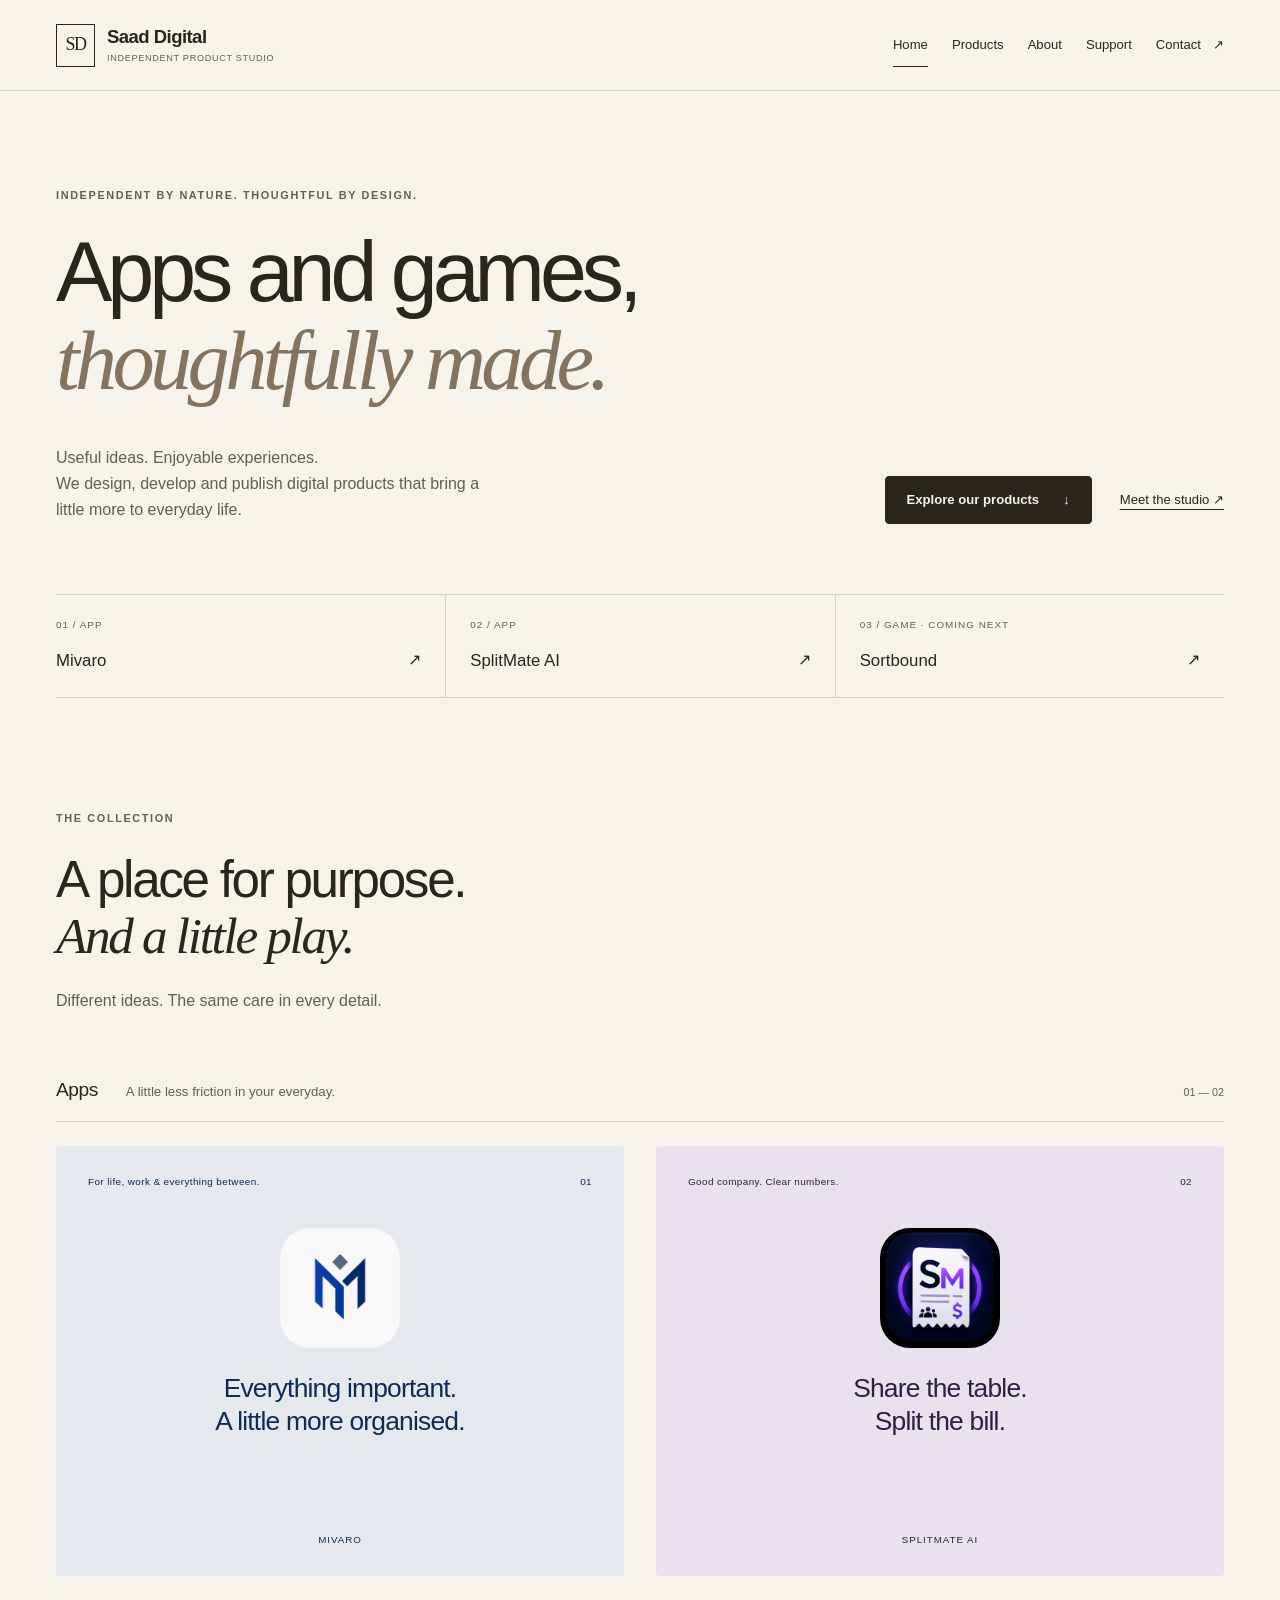
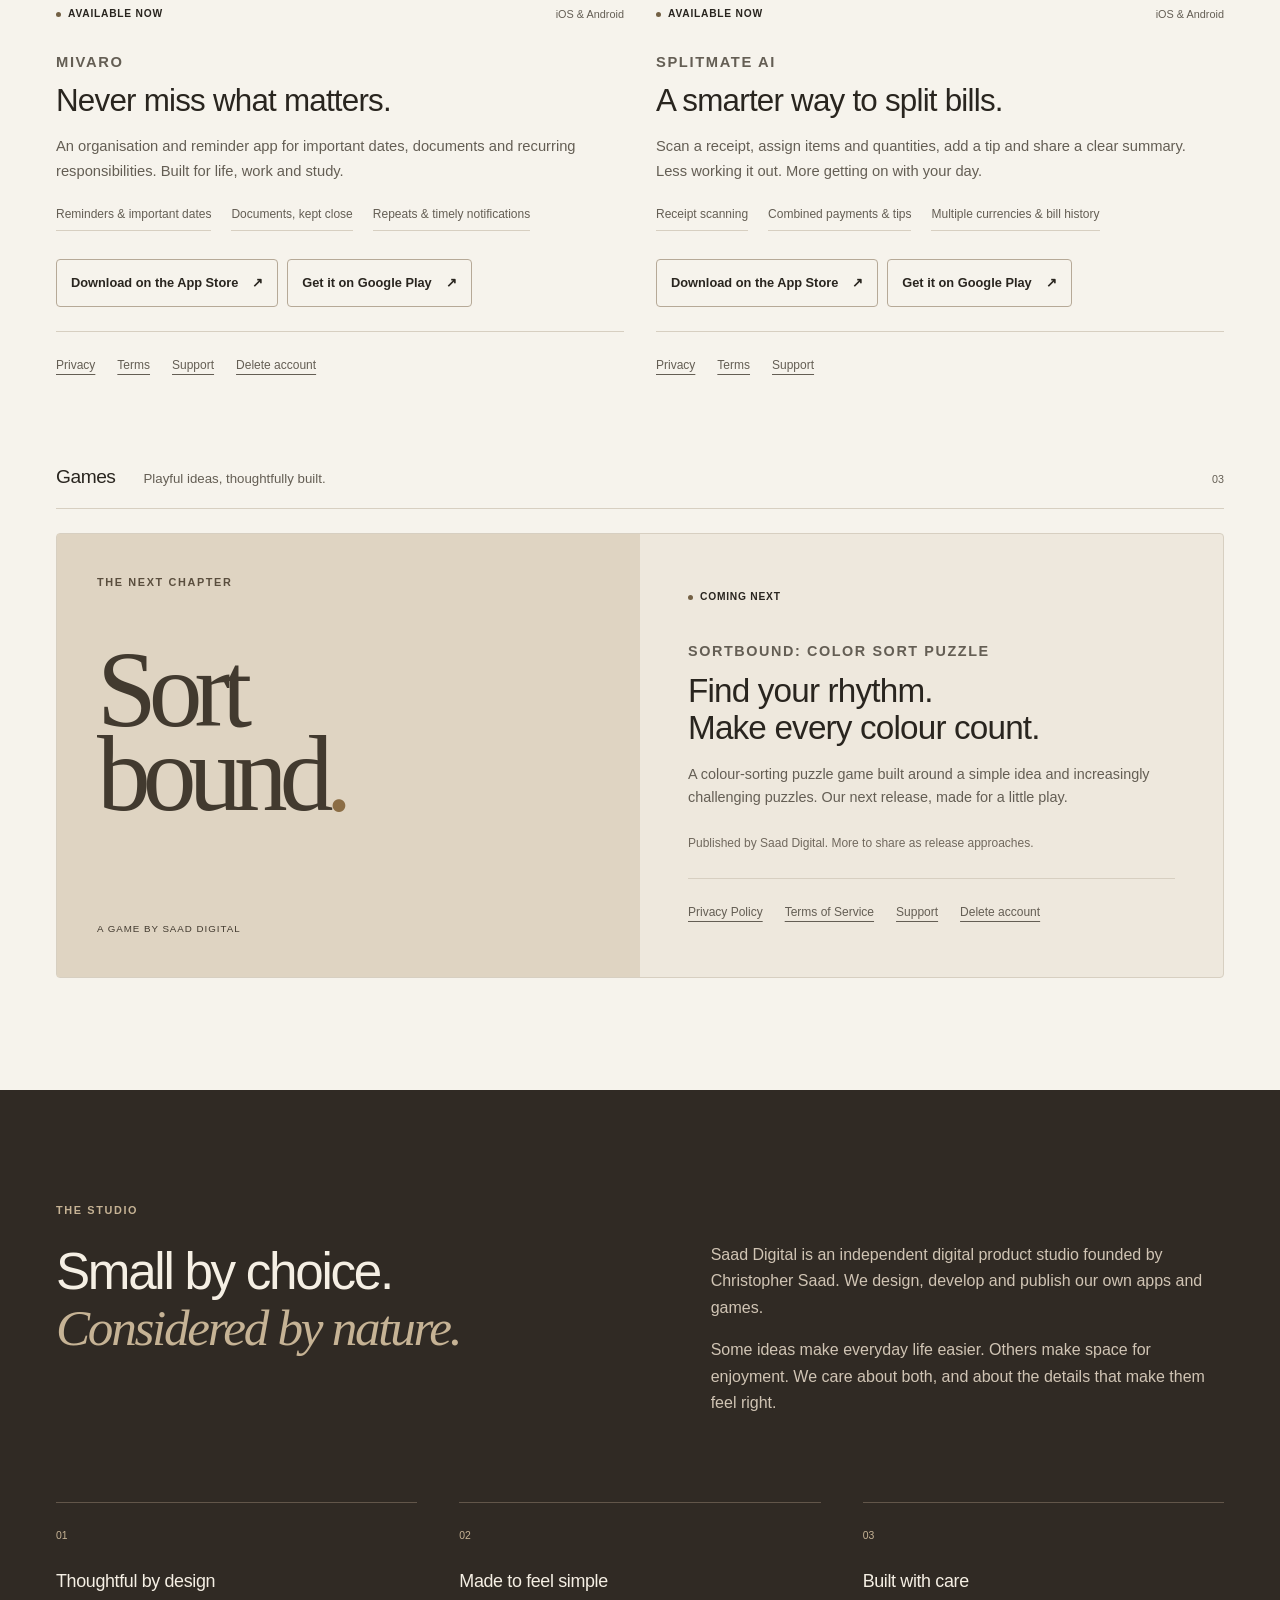
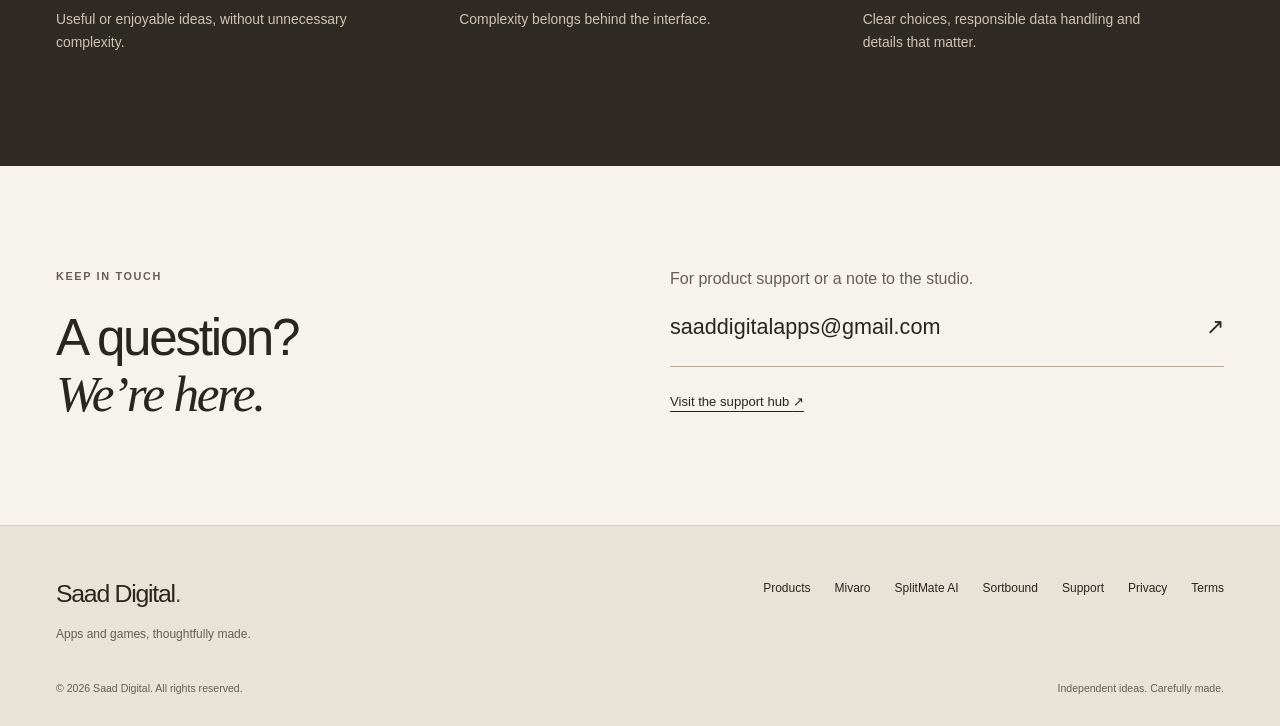
<file: index.html>
<!doctype html>
<html lang="en">
  <head>
    <meta charset="utf-8" />
    <meta name="viewport" content="width=device-width, initial-scale=1" />
    <meta name="description" content="Saad Digital is an independent digital product studio creating thoughtful apps and games. Discover Mivaro, SplitMate AI and our next release, Sortbound." />
    <meta name="theme-color" content="#f6f3ec" />
    <link rel="canonical" href="https://saaddigital.co.za/" />
    <meta property="og:title" content="Saad Digital | Apps and games, thoughtfully made" />
    <meta property="og:description" content="An independent studio making room for useful ideas and a little play. Discover Mivaro, SplitMate AI and the upcoming Sortbound." />
    <meta property="og:url" content="https://saaddigital.co.za/" />
    <meta property="og:type" content="website" />
    <meta name="twitter:card" content="summary" />
    <meta name="twitter:title" content="Saad Digital | Apps and games, thoughtfully made" />
    <meta name="twitter:description" content="Thoughtful apps and games from an independent product studio. Mivaro and SplitMate AI are available now. Sortbound is coming next." />
    <title>Saad Digital | Apps and games, thoughtfully made</title>
    <link rel="icon" type="image/svg+xml" href="/favicon.svg" />
    <link rel="stylesheet" href="/styles.css" />
    <script src="/script.js" defer></script>
  </head>
  <body class="studio-home">
    <a class="skip-link" href="#main">Skip to content</a>
    <header class="site-header" data-site-header>
      <nav class="nav" aria-label="Primary navigation">
        <a class="brand" href="/" aria-label="Saad Digital home"><span class="brand-mark" aria-hidden="true">SD</span><span class="brand-name">Saad Digital<span class="brand-descriptor">Independent product studio</span></span></a>
        <button class="nav-toggle" type="button" aria-expanded="false" aria-controls="primary-navigation" aria-label="Open navigation menu" data-nav-toggle><span aria-hidden="true"></span><span aria-hidden="true"></span><span aria-hidden="true"></span></button>
        <div class="nav-menu" id="primary-navigation" data-nav-menu><a href="/" aria-current="page">Home</a><a href="/#products">Products</a><a href="/#about">About</a><a href="/support.html">Support</a><a href="/#contact">Contact <span aria-hidden="true">↗</span></a></div>
      </nav>
    </header>
    <main id="main">
      <section class="hero section-shell" id="home" aria-labelledby="hero-title">
        <div class="hero-heading"><p class="eyebrow">Independent by nature. Thoughtful by design.</p><h1 id="hero-title">Apps and games,<br /><em>thoughtfully made.</em></h1></div>
        <div class="hero-bottom"><p class="hero-intro">Useful ideas. Enjoyable experiences.<br />We design, develop and publish digital products that bring a little more to everyday life.</p><div class="hero-actions"><a class="button button-primary" href="#products">Explore our products <span aria-hidden="true">↓</span></a><a class="text-link" href="#about">Meet the studio <span aria-hidden="true">↗</span></a></div></div>
        <div class="hero-index" aria-label="Our product collection"><a href="#mivaro"><span class="index-number">01 / App</span><span>Mivaro</span><span aria-hidden="true">↗</span></a><a href="#splitmate"><span class="index-number">02 / App</span><span>SplitMate AI</span><span aria-hidden="true">↗</span></a><a href="#sortbound"><span class="index-number">03 / Game · Coming next</span><span>Sortbound</span><span aria-hidden="true">↗</span></a></div>
      </section>
      <section class="section-shell section-block products-section" id="products" aria-labelledby="products-title">
        <span id="apps" class="anchor-alias" aria-hidden="true"></span>
        <div class="section-heading"><p class="eyebrow">The collection</p><h2 id="products-title">A place for purpose.<br /><em>And a little play.</em></h2><p>Different ideas. The same care in every detail.</p></div>
        <div class="category-heading"><h3>Apps</h3><p>A little less friction in your everyday.</p><span aria-hidden="true">01 — 02</span></div>
        <div class="apps-grid">
          <article class="product-panel product-panel-mivaro" id="mivaro" aria-labelledby="mivaro-title">
            <div class="product-display mivaro-display"><div class="display-caption"><span>For life, work &amp; everything between.</span><span aria-hidden="true">01</span></div><img class="product-icon" src="/assets/mivaro-icon.png" width="160" height="160" alt="Mivaro app icon" decoding="async" /><p class="display-title">Everything important.<br />A little more organised.</p><span class="display-footnote">Mivaro</span></div>
            <div class="product-copy"><div class="card-topline"><span class="status-badge">Available now</span><span class="app-type">iOS &amp; Android</span></div><p class="product-kicker">Mivaro</p><h3 id="mivaro-title">Never miss what matters.</h3><p>An organisation and reminder app for important dates, documents and recurring responsibilities. Built for life, work and study.</p><ul class="feature-list" aria-label="Selected Mivaro features"><li>Reminders &amp; important dates</li><li>Documents, kept close</li><li>Repeats &amp; timely notifications</li></ul>
              <div class="store-actions" aria-label="Download Mivaro"><a class="store-button" href="https://apps.apple.com/us/app/mivaro/id6802352751" target="_blank" rel="noopener noreferrer" aria-label="Download Mivaro on the Apple App Store">Download on the App Store <span aria-hidden="true">↗</span></a><a class="store-button" href="https://play.google.com/store/apps/details?id=com.saaddigital.mivaro" target="_blank" rel="noopener noreferrer" aria-label="Get Mivaro on Google Play">Get it on Google Play <span aria-hidden="true">↗</span></a></div><nav class="app-links" aria-label="Mivaro information"><a href="/mivaro-privacy.html">Privacy</a><a href="/mivaro-terms.html">Terms</a><a href="/support.html#mivaro">Support</a><a href="/mivaro/delete-account">Delete account</a></nav></div>
          </article>
          <article class="product-panel" id="splitmate" aria-labelledby="splitmate-title">
            <div class="product-display splitmate-display"><div class="display-caption"><span>Good company. Clear numbers.</span><span aria-hidden="true">02</span></div><img class="product-icon" src="/assets/splitmate-icon.png" width="160" height="160" alt="SplitMate AI app icon" loading="lazy" decoding="async" /><p class="display-title">Share the table.<br />Split the bill.</p><span class="display-footnote">SplitMate AI</span></div>
            <div class="product-copy"><div class="card-topline"><span class="status-badge">Available now</span><span class="app-type">iOS &amp; Android</span></div><p class="product-kicker">SplitMate AI</p><h3 id="splitmate-title">A smarter way to split bills.</h3><p>Scan a receipt, assign items and quantities, add a tip and share a clear summary. Less working it out. More getting on with your day.</p><ul class="feature-list" aria-label="Selected SplitMate AI features"><li>Receipt scanning</li><li>Combined payments &amp; tips</li><li>Multiple currencies &amp; bill history</li></ul>
              <div class="store-actions" aria-label="Download SplitMate AI"><a class="store-button" href="https://apps.apple.com/us/app/splitmate-ai/id6781557810" target="_blank" rel="noopener noreferrer" aria-label="Download SplitMate AI on the Apple App Store">Download on the App Store <span aria-hidden="true">↗</span></a><a class="store-button" href="https://play.google.com/store/apps/details?id=com.saaddigital.splitmateai" target="_blank" rel="noopener noreferrer" aria-label="Get SplitMate AI on Google Play">Get it on Google Play <span aria-hidden="true">↗</span></a></div><nav class="app-links" aria-label="SplitMate AI information"><a href="/splitmate-privacy.html">Privacy</a><a href="/splitmate-terms.html">Terms</a><a href="/support.html#splitmate">Support</a></nav></div>
          </article>
        </div>
        <div class="category-heading games-heading" id="games"><h3>Games</h3><p>Playful ideas, thoughtfully built.</p><span aria-hidden="true">03</span></div>
        <article class="sortbound-panel" id="sortbound" aria-labelledby="sortbound-title"><div class="sortbound-type" aria-hidden="true"><span class="eyebrow">The next chapter</span><span class="sortbound-lettering">Sort<br />bound<span class="type-period">.</span></span><span class="sortbound-type-caption">A game by Saad Digital</span></div><div class="sortbound-copy"><span class="status-badge status-next">Coming next</span><p class="product-kicker">Sortbound: Color Sort Puzzle</p><h3 id="sortbound-title">Find your rhythm.<br />Make every colour count.</h3><p>A colour-sorting puzzle game built around a simple idea and increasingly challenging puzzles. Our next release, made for a little play.</p><p class="microcopy">Published by Saad Digital. More to share as release approaches.</p><nav class="app-links" aria-label="Sortbound information"><a href="/sortbound-privacy.html">Privacy Policy</a><a href="/sortbound-terms.html">Terms of Service</a><a href="/support.html#sortbound">Support</a><a href="/sortbound/delete-account/">Delete account</a></nav></div></article>
      </section>
      <section class="studio-band" id="about" aria-labelledby="about-title"><div class="section-shell section-block"><div class="about-layout"><div><p class="eyebrow">The studio</p><h2 id="about-title">Small by choice.<br /><em>Considered by nature.</em></h2></div><div class="about-copy"><p>Saad Digital is an independent digital product studio founded by Christopher Saad. We design, develop and publish our own apps and games.</p><p>Some ideas make everyday life easier. Others make space for enjoyment. We care about both, and about the details that make them feel right.</p></div></div><div class="value-grid"><article class="value-card"><span class="value-number" aria-hidden="true">01</span><h3>Thoughtful by design</h3><p>Useful or enjoyable ideas, without unnecessary complexity.</p></article><article class="value-card"><span class="value-number" aria-hidden="true">02</span><h3>Made to feel simple</h3><p>Complexity belongs behind the interface.</p></article><article class="value-card"><span class="value-number" aria-hidden="true">03</span><h3>Built with care</h3><p>Clear choices, responsible data handling and details that matter.</p></article></div></div></section>
      <section class="section-shell contact-layout" id="contact" aria-labelledby="contact-title"><div><p class="eyebrow">Keep in touch</p><h2 id="contact-title">A question?<br /><em>We’re here.</em></h2></div><div><p>For product support or a note to the studio.</p><a class="contact-email" href="mailto:saaddigitalapps@gmail.com">saaddigitalapps@gmail.com <span aria-hidden="true">↗</span></a><a class="text-link" href="/support.html">Visit the support hub <span aria-hidden="true">↗</span></a></div></section>
    </main>
    <footer class="site-footer"><div class="footer-inner"><div class="footer-studio"><a class="footer-brand" href="/">Saad Digital<span aria-hidden="true">.</span></a><p>Apps and games, thoughtfully made.</p></div><nav class="footer-links" aria-label="Footer navigation"><a href="/#products">Products</a><a href="/#mivaro">Mivaro</a><a href="/#splitmate">SplitMate AI</a><a href="/#sortbound">Sortbound</a><a href="/support.html">Support</a><a href="/privacy.html">Privacy</a><a href="/terms.html">Terms</a></nav><p class="footer-copyright">&copy; <span data-current-year>2026</span> Saad Digital. All rights reserved.</p><span class="footer-note">Independent ideas. Carefully made.</span></div></footer>
  </body>
</html>
</file>
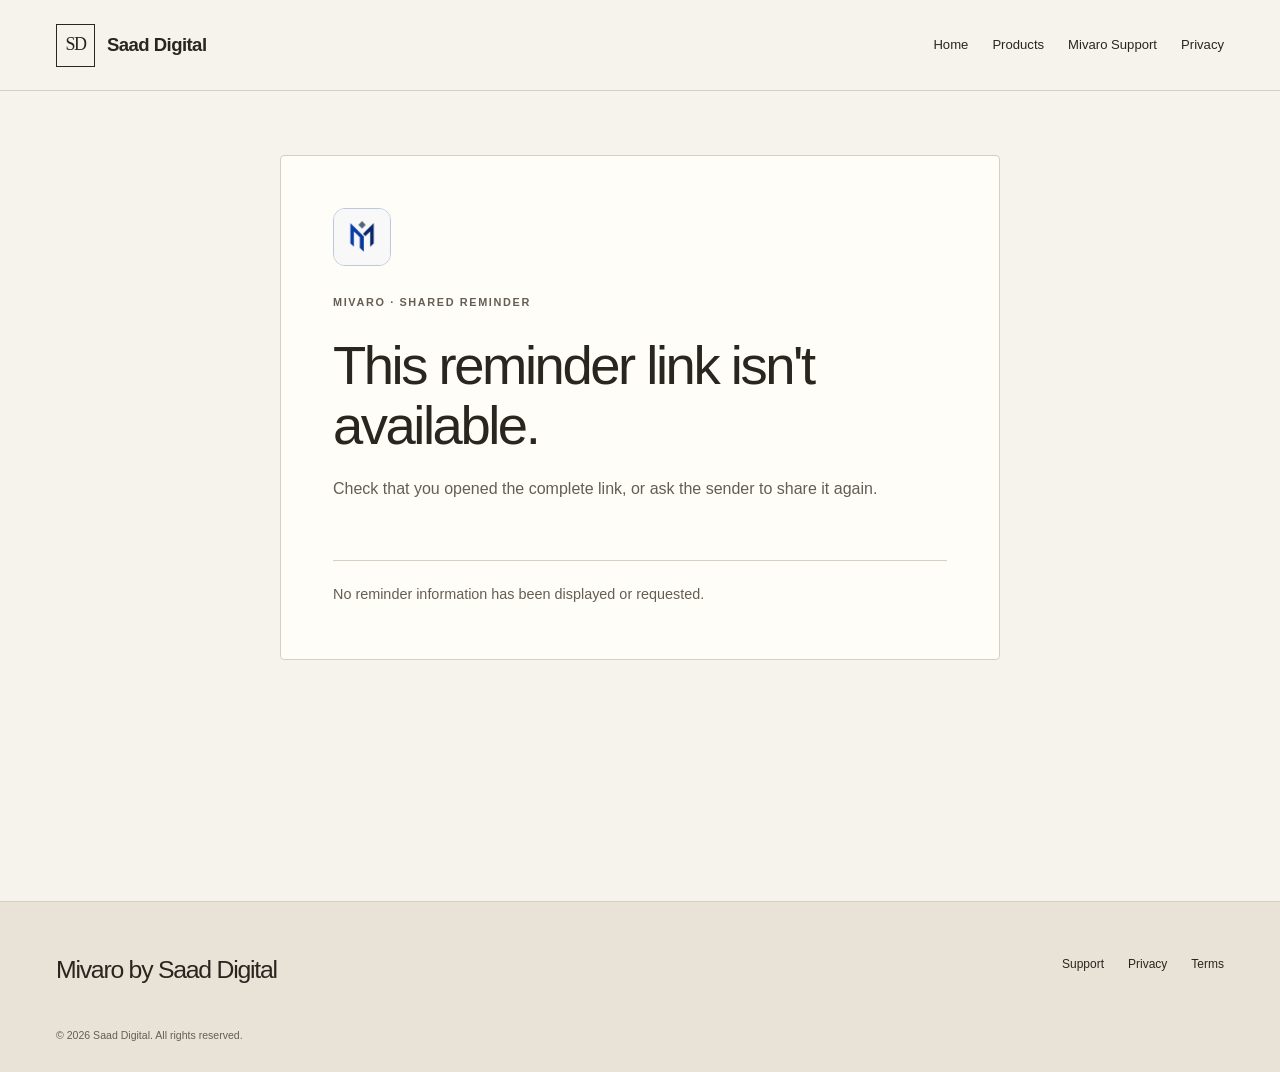
<file: r/index.html>
<!doctype html>
<html lang="en">
  <head>
    <meta charset="utf-8" />
    <meta name="viewport" content="width=device-width, initial-scale=1" />
    <meta name="description" content="Open this reminder in Mivaro." />
    <meta name="robots" content="noindex, nofollow" />
    <meta name="referrer" content="no-referrer" />
    <meta name="theme-color" content="#f6f3ec" />
    <meta
      http-equiv="Content-Security-Policy"
      content="default-src 'self'; script-src 'self'; style-src 'self'; img-src 'self' data:; connect-src 'none'; font-src 'self'; object-src 'none'; base-uri 'none'; form-action 'none'"
    />
    <link rel="canonical" href="https://saaddigital.co.za/r/" />
    <meta property="og:title" content="Mivaro — Shared Reminder" />
    <meta property="og:description" content="Open this reminder in Mivaro." />
    <meta property="og:url" content="https://saaddigital.co.za/r/" />
    <meta property="og:type" content="website" />
    <meta name="twitter:card" content="summary" />
    <meta name="twitter:title" content="Mivaro — Shared Reminder" />
    <meta name="twitter:description" content="Open this reminder in Mivaro." />
    <title>Mivaro — Shared Reminder</title>
    <link rel="icon" type="image/svg+xml" href="/favicon.svg" />
    <link rel="stylesheet" href="/styles.css" />
    <script src="/script.js" defer></script>
    <script src="/r/shared-reminder.js" defer></script>
  </head>

  <body class="share-page">
    <a class="skip-link" href="#main">Skip to content</a>

    <header class="site-header" data-site-header>
      <nav class="nav" aria-label="Primary navigation">
        <a class="brand" href="/" aria-label="Saad Digital home">
          <span class="brand-mark" aria-hidden="true">SD</span>
          <span class="brand-name">Saad Digital</span>
        </a>
        <button class="nav-toggle" type="button" aria-expanded="false" aria-controls="primary-navigation" aria-label="Open navigation menu" data-nav-toggle><span aria-hidden="true"></span><span aria-hidden="true"></span><span aria-hidden="true"></span></button>
        <div class="nav-menu" id="primary-navigation" data-nav-menu><a href="/">Home</a><a href="/#products">Products</a><a href="/support.html#mivaro">Mivaro Support</a><a href="/mivaro-privacy.html">Privacy</a></div>
      </nav>
    </header>

    <main id="main">
      <section class="share-shell" aria-labelledby="share-title">
        <div class="share-card">
          <img class="mivaro-mark" src="/assets/mivaro-icon.png" width="58" height="58" alt="Mivaro" />
          <p class="eyebrow">Mivaro · Shared reminder</p>
          <h1 id="share-title">A reminder was shared with you.</h1>
          <p class="share-intro" id="share-intro">Open this reminder securely in Mivaro.</p>

          <div class="share-actions">
            <a class="button button-primary" id="open-mivaro" href="/" referrerpolicy="no-referrer" hidden>Open in Mivaro</a>
          </div>

          <div class="store-actions" id="mivaro-store-actions" aria-label="Get Mivaro" hidden>
            <a class="store-button" id="mivaro-app-store" href="/" target="_blank" rel="noopener noreferrer" referrerpolicy="no-referrer" hidden>Download on the App Store</a>
            <a class="store-button" id="mivaro-play-store" href="/" target="_blank" rel="noopener noreferrer" referrerpolicy="no-referrer" hidden>Get it on Google Play</a>
          </div>

          <p class="share-status" id="share-status" role="status" aria-live="polite">This reminder link isn't available.</p>
          <p class="share-note" id="post-install-note" hidden>If you install Mivaro later, return to this original browser tab and select Open in Mivaro again.</p>
        </div>
      </section>
    </main>

    <footer class="site-footer"><div class="footer-inner"><a class="footer-brand" href="/">Mivaro by Saad Digital</a><nav class="footer-links" aria-label="Footer navigation"><a href="/support.html#mivaro">Support</a><a href="/mivaro-privacy.html">Privacy</a><a href="/mivaro-terms.html">Terms</a></nav><p><span aria-hidden="true">&copy;</span> <span data-current-year>2026</span> Saad Digital. All rights reserved.</p></div></footer>
  </body>
</html>
</file>
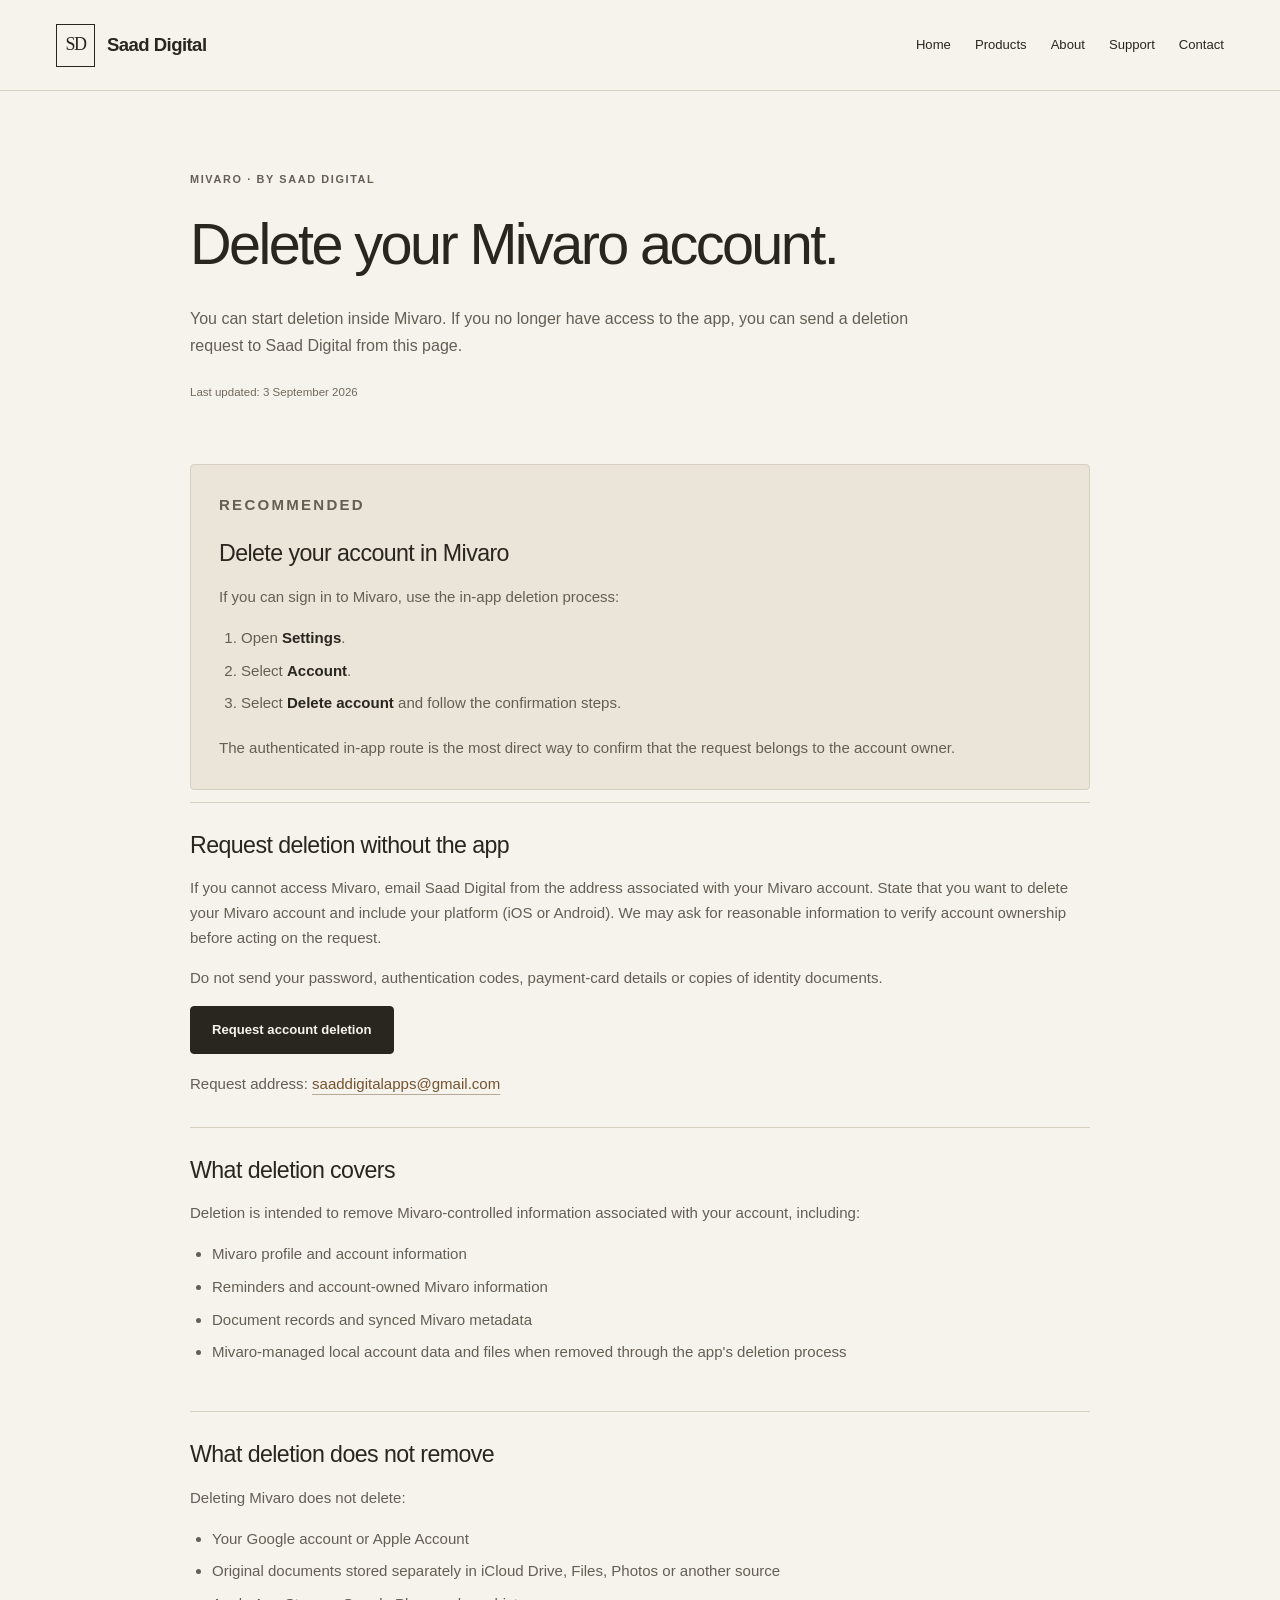
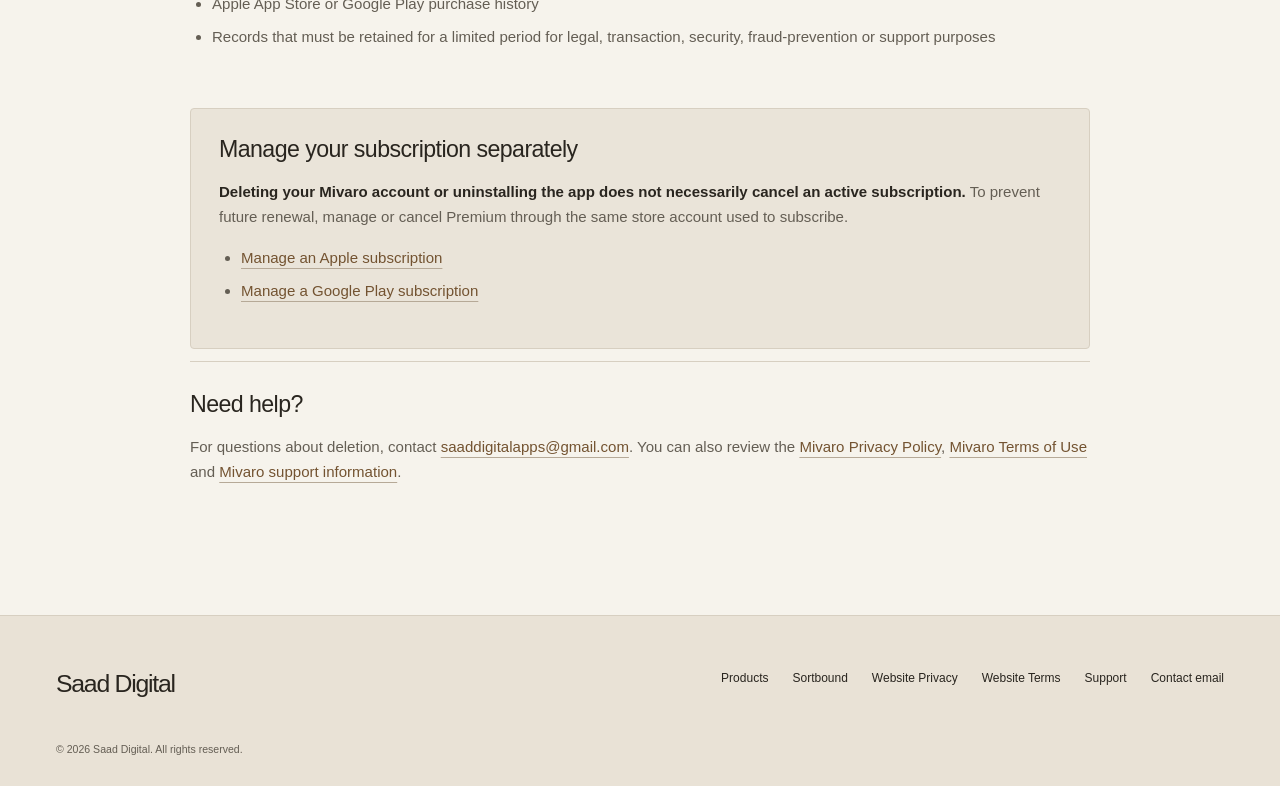
<file: mivaro/delete-account/index.html>
<!doctype html>
<html lang="en">
  <head>
    <meta charset="utf-8" />
    <meta name="viewport" content="width=device-width, initial-scale=1" />
    <meta name="description" content="How to delete your Mivaro account and request deletion from Saad Digital if you no longer have access to the app." />
    <meta name="theme-color" content="#f6f3ec" />
    <link rel="canonical" href="https://saaddigital.co.za/mivaro/delete-account" />
    <meta property="og:title" content="Delete Your Mivaro Account | Saad Digital" />
    <meta property="og:description" content="In-app and external instructions for deleting a Mivaro account." />
    <meta property="og:url" content="https://saaddigital.co.za/mivaro/delete-account" />
    <meta property="og:type" content="website" />
    <title>Delete Your Mivaro Account | Saad Digital</title>
    <link rel="icon" type="image/svg+xml" href="/favicon.svg" />
    <link rel="stylesheet" href="/styles.css" />
    <script>document.documentElement.classList.add("js-enabled");</script>
    <script src="/script.js" defer></script>
  </head>
  <body>
    <a class="skip-link" href="#main">Skip to content</a>
    <header class="site-header" data-site-header>
      <nav class="nav" aria-label="Primary navigation">
        <a class="brand" href="/" aria-label="Saad Digital home"><span class="brand-mark" aria-hidden="true">SD</span><span class="brand-name">Saad Digital</span></a>
        <button class="nav-toggle" type="button" aria-expanded="false" aria-controls="primary-navigation" aria-label="Open navigation menu" data-nav-toggle><span aria-hidden="true"></span><span aria-hidden="true"></span><span aria-hidden="true"></span></button>
        <div class="nav-menu" id="primary-navigation" data-nav-menu><a href="/">Home</a><a href="/#products">Products</a><a href="/#about">About</a><a href="/support.html#mivaro">Support</a><a href="/#contact">Contact</a></div>
      </nav>
    </header>
    <main id="main">
      <section class="section-shell page-hero" aria-labelledby="delete-title">
        <p class="eyebrow">Mivaro · by Saad Digital</p>
        <h1 id="delete-title">Delete your Mivaro account.</h1>
        <p>You can start deletion inside Mivaro. If you no longer have access to the app, you can send a deletion request to Saad Digital from this page.</p>
        <p class="legal-meta">Last updated: 3 September 2026</p>
      </section>

      <div class="section-shell content-layout legal-content">
        <section class="legal-card account-action-card" aria-labelledby="delete-in-app">
          <p class="eyebrow">Recommended</p>
          <h2 id="delete-in-app">Delete your account in Mivaro</h2>
          <p>If you can sign in to Mivaro, use the in-app deletion process:</p>
          <ol class="account-steps">
            <li>Open <strong>Settings</strong>.</li>
            <li>Select <strong>Account</strong>.</li>
            <li>Select <strong>Delete account</strong> and follow the confirmation steps.</li>
          </ol>
          <p>The authenticated in-app route is the most direct way to confirm that the request belongs to the account owner.</p>
        </section>

        <section class="legal-card" aria-labelledby="delete-external">
          <h2 id="delete-external">Request deletion without the app</h2>
          <p>If you cannot access Mivaro, email Saad Digital from the address associated with your Mivaro account. State that you want to delete your Mivaro account and include your platform (iOS or Android). We may ask for reasonable information to verify account ownership before acting on the request.</p>
          <p>Do not send your password, authentication codes, payment-card details or copies of identity documents.</p>
          <a class="button button-primary" href="mailto:saaddigitalapps@gmail.com?subject=Mivaro%20Account%20Deletion%20Request&amp;body=Please%20delete%20my%20Mivaro%20account.%0A%0APlatform%20(iOS%20or%20Android)%3A%20%0AEmail%20used%20for%20Mivaro%3A%20">Request account deletion</a>
          <p class="action-note">Request address: <a href="mailto:saaddigitalapps@gmail.com?subject=Mivaro%20Account%20Deletion%20Request">saaddigitalapps@gmail.com</a></p>
        </section>

        <section class="legal-card" aria-labelledby="delete-scope">
          <h2 id="delete-scope">What deletion covers</h2>
          <p>Deletion is intended to remove Mivaro-controlled information associated with your account, including:</p>
          <ul><li>Mivaro profile and account information</li><li>Reminders and account-owned Mivaro information</li><li>Document records and synced Mivaro metadata</li><li>Mivaro-managed local account data and files when removed through the app's deletion process</li></ul>
        </section>

        <section class="legal-card" aria-labelledby="delete-exclusions">
          <h2 id="delete-exclusions">What deletion does not remove</h2>
          <p>Deleting Mivaro does not delete:</p>
          <ul><li>Your Google account or Apple Account</li><li>Original documents stored separately in iCloud Drive, Files, Photos or another source</li><li>Apple App Store or Google Play purchase history</li><li>Records that must be retained for a limited period for legal, transaction, security, fraud-prevention or support purposes</li></ul>
        </section>

        <section class="legal-card notice" aria-labelledby="delete-subscription">
          <h2 id="delete-subscription">Manage your subscription separately</h2>
          <p><strong>Deleting your Mivaro account or uninstalling the app does not necessarily cancel an active subscription.</strong> To prevent future renewal, manage or cancel Premium through the same store account used to subscribe.</p>
          <ul><li><a href="https://support.apple.com/118428" rel="noopener noreferrer">Manage an Apple subscription</a></li><li><a href="https://support.google.com/googleplay/answer/7018481" rel="noopener noreferrer">Manage a Google Play subscription</a></li></ul>
        </section>

        <section class="legal-card" aria-labelledby="delete-help"><h2 id="delete-help">Need help?</h2><p>For questions about deletion, contact <a href="mailto:saaddigitalapps@gmail.com?subject=Mivaro%20Account%20Deletion%20Help">saaddigitalapps@gmail.com</a>. You can also review the <a href="/mivaro-privacy.html">Mivaro Privacy Policy</a>, <a href="/mivaro-terms.html">Mivaro Terms of Use</a> and <a href="/support.html#mivaro">Mivaro support information</a>.</p></section>
      </div>
    </main>
    <footer class="site-footer"><div class="footer-inner"><a class="footer-brand" href="/">Saad Digital</a><nav class="footer-links" aria-label="Footer navigation"><a href="/#products">Products</a><a href="/#sortbound">Sortbound</a><a href="/privacy.html">Website Privacy</a><a href="/terms.html">Website Terms</a><a href="/support.html#mivaro">Support</a><a href="mailto:saaddigitalapps@gmail.com">Contact email</a></nav><p><span aria-hidden="true">&copy;</span> <span data-current-year>2026</span> Saad Digital. All rights reserved.</p></div></footer>
  </body>
</html>
</file>
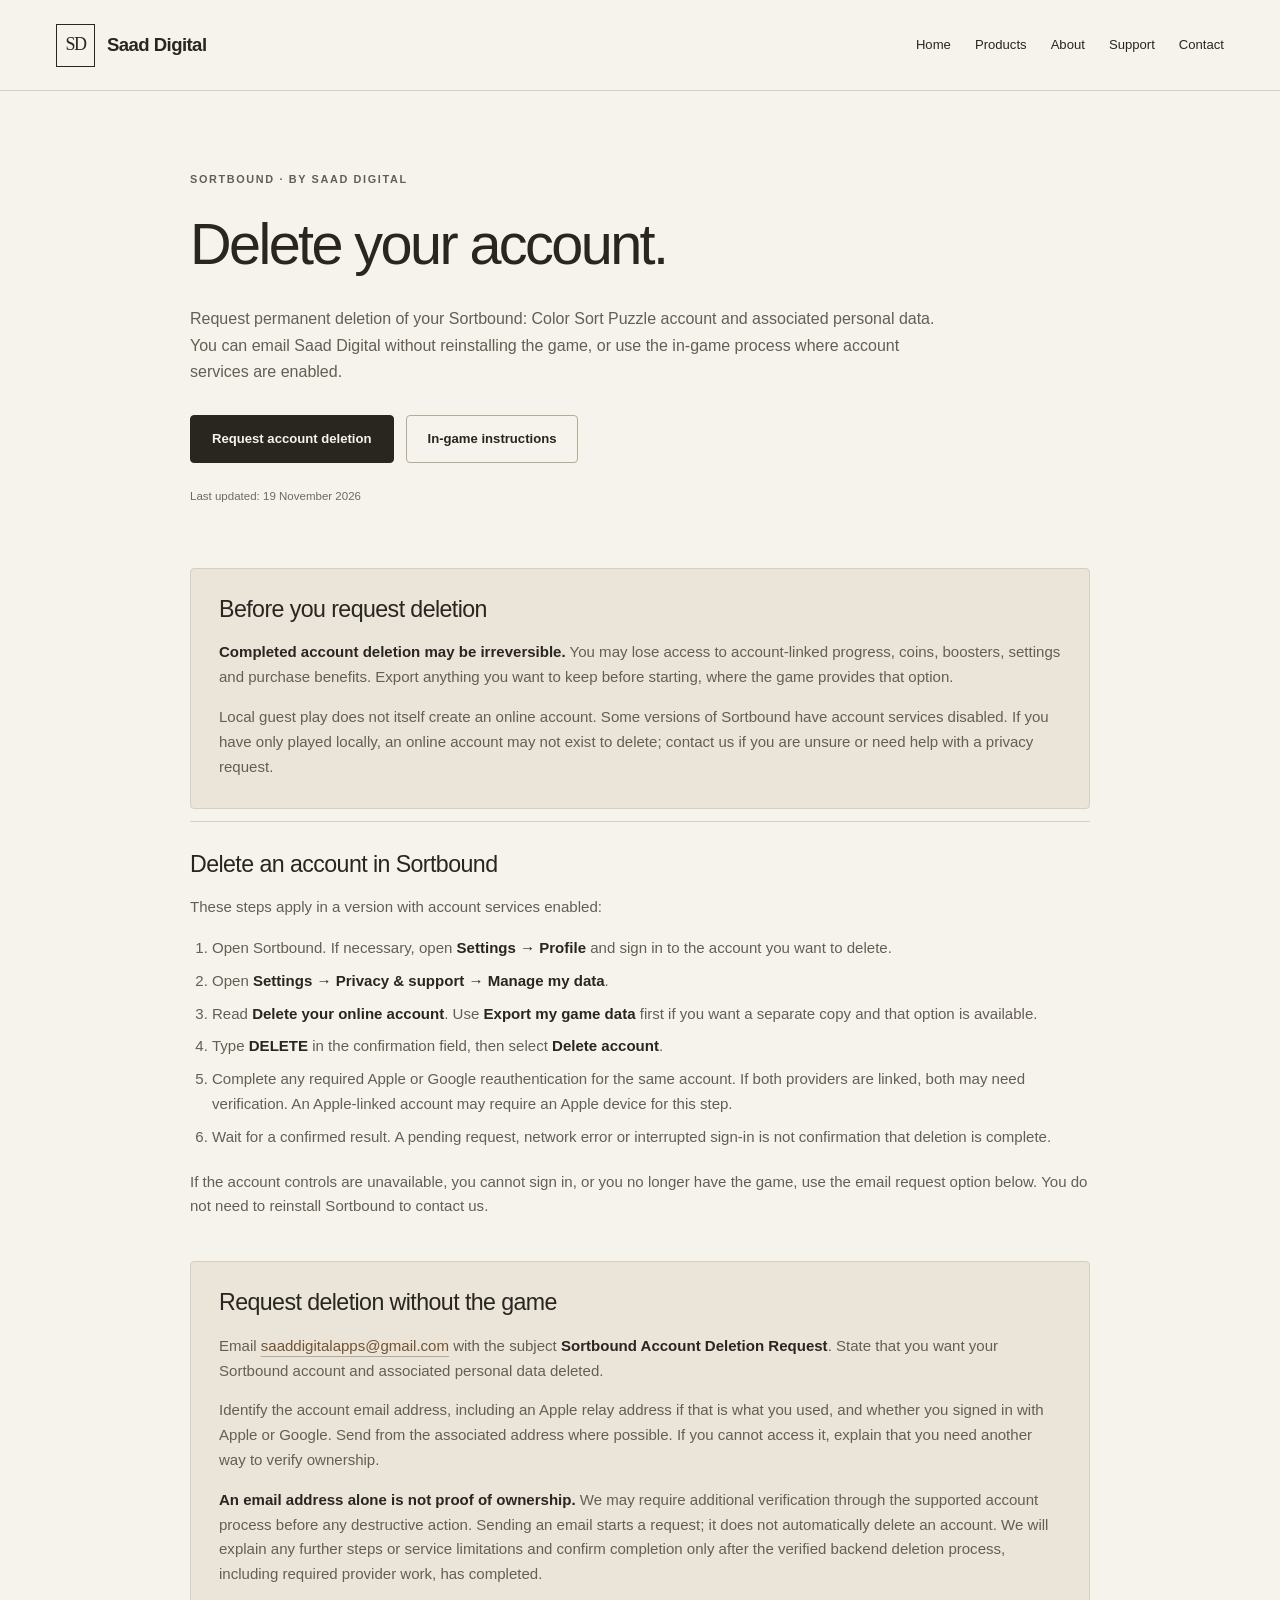
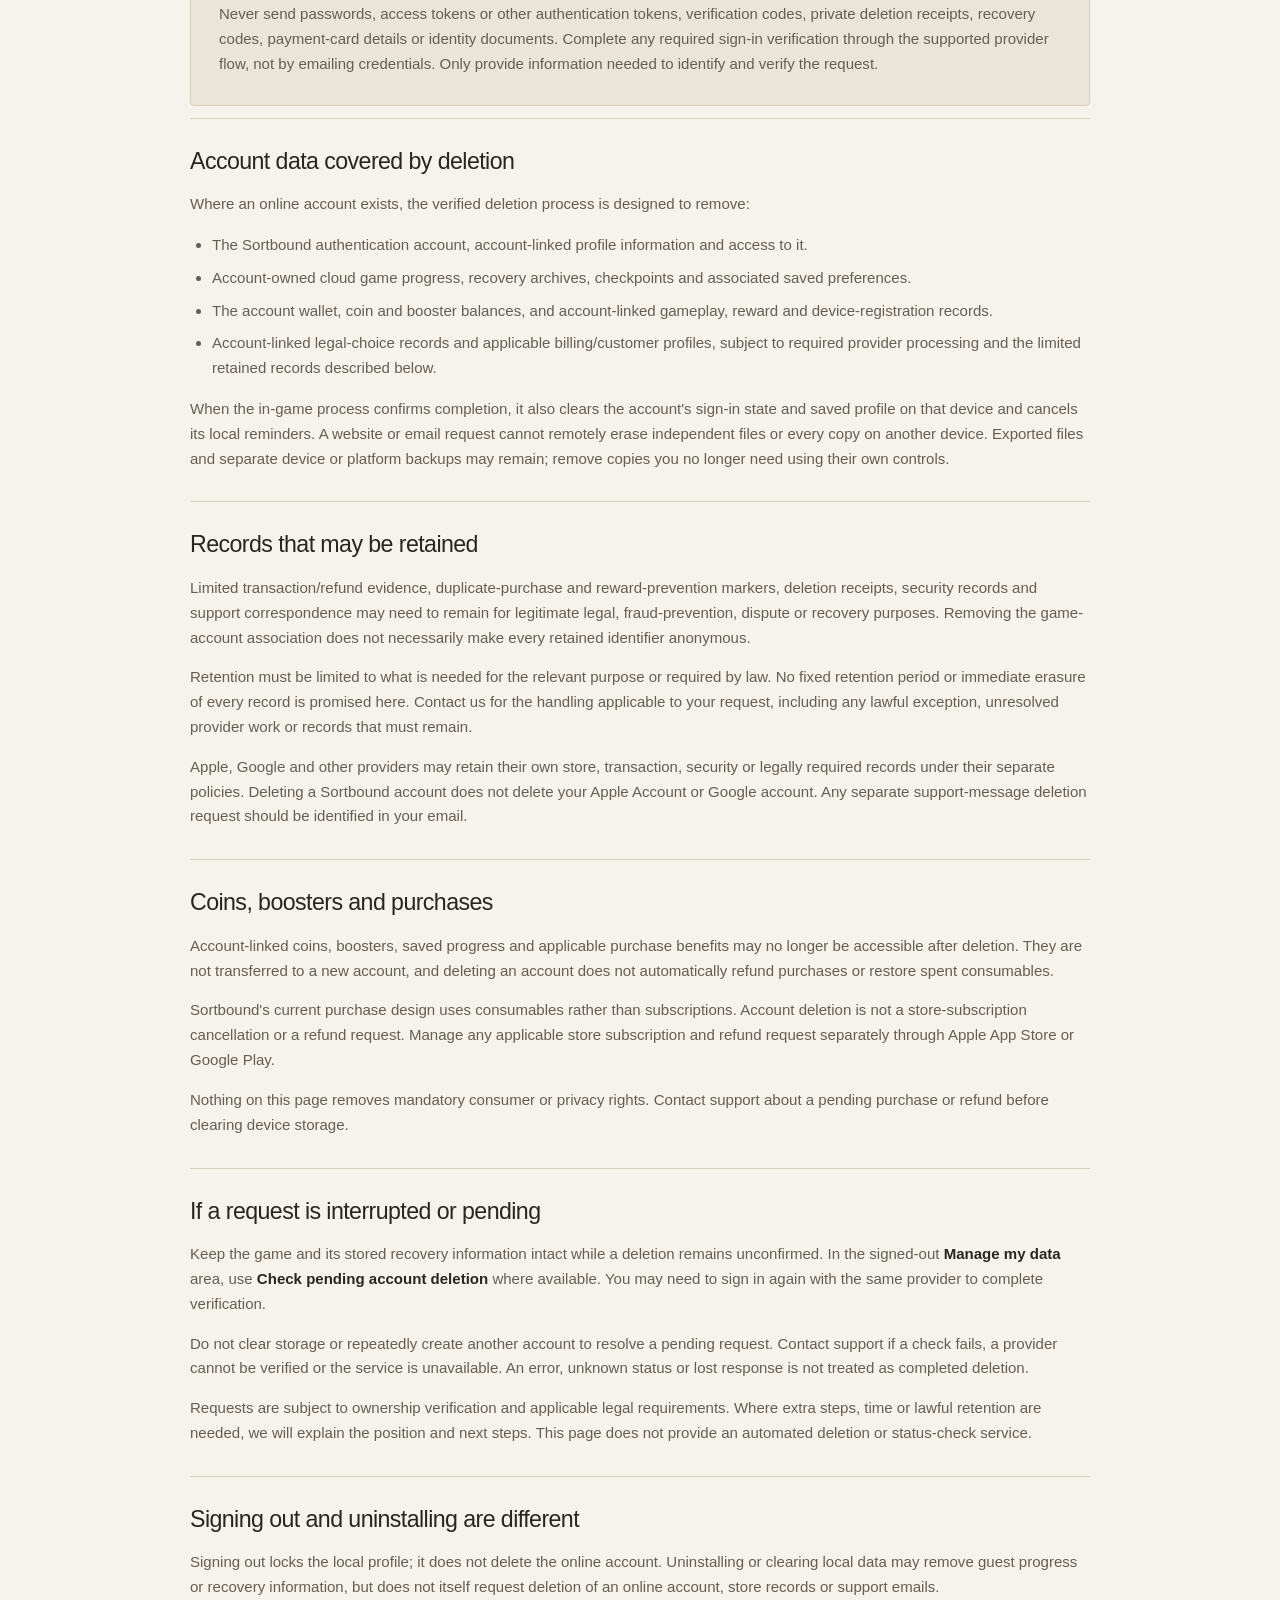
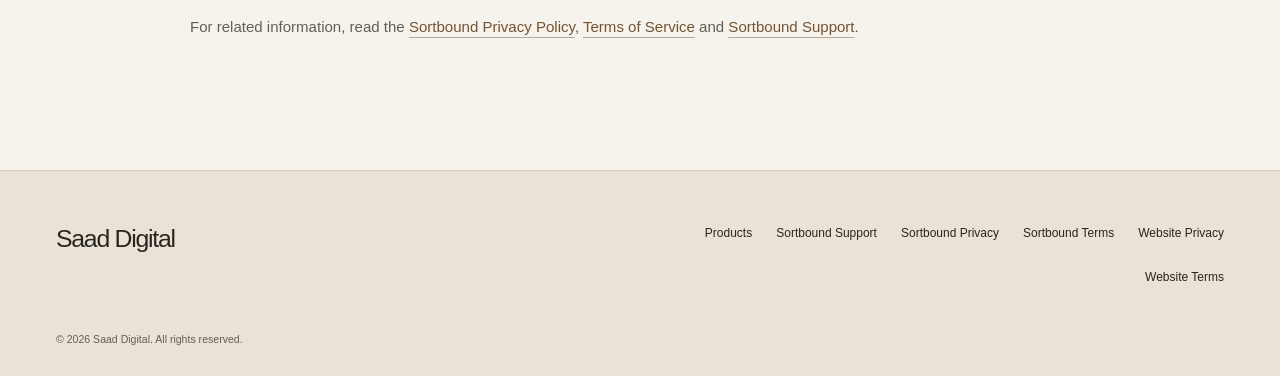
<file: sortbound/delete-account/index.html>
<!doctype html>
<html lang="en">
  <head>
    <meta charset="utf-8" />
    <meta name="viewport" content="width=device-width, initial-scale=1" />
    <meta name="description" content="Request deletion of your Sortbound account without reinstalling the game. Find in-game instructions, ownership verification and information about data removal and retention." />
    <meta name="theme-color" content="#f6f3ec" />
    <meta name="referrer" content="no-referrer" />
    <meta http-equiv="Content-Security-Policy" content="default-src 'self'; script-src 'self'; style-src 'self'; img-src 'self' data:; connect-src 'none'; font-src 'self'; object-src 'none'; base-uri 'none'; form-action 'none'" />
    <link rel="canonical" href="https://saaddigital.co.za/sortbound/delete-account/" />
    <meta property="og:title" content="Delete Your Sortbound Account | Saad Digital" />
    <meta property="og:description" content="In-game instructions and an email request option for deleting a Sortbound account and associated personal data." />
    <meta property="og:url" content="https://saaddigital.co.za/sortbound/delete-account/" />
    <meta property="og:type" content="website" />
    <title>Delete Your Sortbound Account | Saad Digital</title>
    <link rel="icon" type="image/svg+xml" href="/favicon.svg" />
    <link rel="stylesheet" href="/styles.css" />
    <script src="/script.js" defer></script>
  </head>
  <body>
    <a class="skip-link" href="#main">Skip to content</a>
    <header class="site-header" data-site-header>
      <nav class="nav" aria-label="Primary navigation">
        <a class="brand" href="/" aria-label="Saad Digital home"><span class="brand-mark" aria-hidden="true">SD</span><span class="brand-name">Saad Digital</span></a>
        <button class="nav-toggle" type="button" aria-expanded="false" aria-controls="primary-navigation" aria-label="Open navigation menu" data-nav-toggle><span aria-hidden="true"></span><span aria-hidden="true"></span><span aria-hidden="true"></span></button>
        <div class="nav-menu" id="primary-navigation" data-nav-menu><a href="/">Home</a><a href="/#products">Products</a><a href="/#about">About</a><a href="/support.html">Support</a><a href="/#contact">Contact</a></div>
      </nav>
    </header>
    <main id="main">
      <section class="section-shell page-hero" aria-labelledby="delete-title">
        <p class="eyebrow">Sortbound · by Saad Digital</p>
        <h1 id="delete-title">Delete your account.</h1>
        <p>Request permanent deletion of your Sortbound: Color Sort Puzzle account and associated personal data. You can email Saad Digital without reinstalling the game, or use the in-game process where account services are enabled.</p>
        <div class="not-found-actions" aria-label="Account deletion options">
          <a class="button button-primary" id="request-account-deletion" href="mailto:saaddigitalapps@gmail.com?subject=Sortbound%20Account%20Deletion%20Request">Request account deletion</a>
          <a class="button button-secondary" href="#delete-in-game">In-game instructions</a>
        </div>
        <p class="legal-meta">Last updated: 19 November 2026</p>
      </section>

      <div class="section-shell content-layout legal-content">
        <section class="legal-card notice" aria-labelledby="delete-before">
          <h2 id="delete-before">Before you request deletion</h2>
          <p><strong>Completed account deletion may be irreversible.</strong> You may lose access to account-linked progress, coins, boosters, settings and purchase benefits. Export anything you want to keep before starting, where the game provides that option.</p>
          <p>Local guest play does not itself create an online account. Some versions of Sortbound have account services disabled. If you have only played locally, an online account may not exist to delete; contact us if you are unsure or need help with a privacy request.</p>
        </section>

        <section class="legal-card" aria-labelledby="delete-in-game">
          <h2 id="delete-in-game">Delete an account in Sortbound</h2>
          <p>These steps apply in a version with account services enabled:</p>
          <ol class="account-steps">
            <li>Open Sortbound. If necessary, open <strong>Settings → Profile</strong> and sign in to the account you want to delete.</li>
            <li>Open <strong>Settings → Privacy &amp; support → Manage my data</strong>.</li>
            <li>Read <strong>Delete your online account</strong>. Use <strong>Export my game data</strong> first if you want a separate copy and that option is available.</li>
            <li>Type <strong>DELETE</strong> in the confirmation field, then select <strong>Delete account</strong>.</li>
            <li>Complete any required Apple or Google reauthentication for the same account. If both providers are linked, both may need verification. An Apple-linked account may require an Apple device for this step.</li>
            <li>Wait for a confirmed result. A pending request, network error or interrupted sign-in is not confirmation that deletion is complete.</li>
          </ol>
          <p>If the account controls are unavailable, you cannot sign in, or you no longer have the game, use the email request option below. You do not need to reinstall Sortbound to contact us.</p>
        </section>

        <section class="legal-card account-action-card" aria-labelledby="delete-email">
          <h2 id="delete-email">Request deletion without the game</h2>
          <p>Email <a href="mailto:saaddigitalapps@gmail.com?subject=Sortbound%20Account%20Deletion%20Request">saaddigitalapps@gmail.com</a> with the subject <strong>Sortbound Account Deletion Request</strong>. State that you want your Sortbound account and associated personal data deleted.</p>
          <p>Identify the account email address, including an Apple relay address if that is what you used, and whether you signed in with Apple or Google. Send from the associated address where possible. If you cannot access it, explain that you need another way to verify ownership.</p>
          <p><strong>An email address alone is not proof of ownership.</strong> We may require additional verification through the supported account process before any destructive action. Sending an email starts a request; it does not automatically delete an account. We will explain any further steps or service limitations and confirm completion only after the verified backend deletion process, including required provider work, has completed.</p>
          <p>Never send passwords, access tokens or other authentication tokens, verification codes, private deletion receipts, recovery codes, payment-card details or identity documents. Complete any required sign-in verification through the supported provider flow, not by emailing credentials. Only provide information needed to identify and verify the request.</p>
        </section>

        <section class="legal-card" aria-labelledby="delete-data">
          <h2 id="delete-data">Account data covered by deletion</h2>
          <p>Where an online account exists, the verified deletion process is designed to remove:</p>
          <ul>
            <li>The Sortbound authentication account, account-linked profile information and access to it.</li>
            <li>Account-owned cloud game progress, recovery archives, checkpoints and associated saved preferences.</li>
            <li>The account wallet, coin and booster balances, and account-linked gameplay, reward and device-registration records.</li>
            <li>Account-linked legal-choice records and applicable billing/customer profiles, subject to required provider processing and the limited retained records described below.</li>
          </ul>
          <p>When the in-game process confirms completion, it also clears the account's sign-in state and saved profile on that device and cancels its local reminders. A website or email request cannot remotely erase independent files or every copy on another device. Exported files and separate device or platform backups may remain; remove copies you no longer need using their own controls.</p>
        </section>

        <section class="legal-card" aria-labelledby="delete-retention">
          <h2 id="delete-retention">Records that may be retained</h2>
          <p>Limited transaction/refund evidence, duplicate-purchase and reward-prevention markers, deletion receipts, security records and support correspondence may need to remain for legitimate legal, fraud-prevention, dispute or recovery purposes. Removing the game-account association does not necessarily make every retained identifier anonymous.</p>
          <p>Retention must be limited to what is needed for the relevant purpose or required by law. No fixed retention period or immediate erasure of every record is promised here. Contact us for the handling applicable to your request, including any lawful exception, unresolved provider work or records that must remain.</p>
          <p>Apple, Google and other providers may retain their own store, transaction, security or legally required records under their separate policies. Deleting a Sortbound account does not delete your Apple Account or Google account. Any separate support-message deletion request should be identified in your email.</p>
        </section>

        <section class="legal-card" aria-labelledby="delete-purchases">
          <h2 id="delete-purchases">Coins, boosters and purchases</h2>
          <p>Account-linked coins, boosters, saved progress and applicable purchase benefits may no longer be accessible after deletion. They are not transferred to a new account, and deleting an account does not automatically refund purchases or restore spent consumables.</p>
          <p>Sortbound's current purchase design uses consumables rather than subscriptions. Account deletion is not a store-subscription cancellation or a refund request. Manage any applicable store subscription and refund request separately through Apple App Store or Google Play.</p>
          <p>Nothing on this page removes mandatory consumer or privacy rights. Contact support about a pending purchase or refund before clearing device storage.</p>
        </section>

        <section class="legal-card" aria-labelledby="delete-pending">
          <h2 id="delete-pending">If a request is interrupted or pending</h2>
          <p>Keep the game and its stored recovery information intact while a deletion remains unconfirmed. In the signed-out <strong>Manage my data</strong> area, use <strong>Check pending account deletion</strong> where available. You may need to sign in again with the same provider to complete verification.</p>
          <p>Do not clear storage or repeatedly create another account to resolve a pending request. Contact support if a check fails, a provider cannot be verified or the service is unavailable. An error, unknown status or lost response is not treated as completed deletion.</p>
          <p>Requests are subject to ownership verification and applicable legal requirements. Where extra steps, time or lawful retention are needed, we will explain the position and next steps. This page does not provide an automated deletion or status-check service.</p>
        </section>

        <section class="legal-card" aria-labelledby="delete-differences">
          <h2 id="delete-differences">Signing out and uninstalling are different</h2>
          <p>Signing out locks the local profile; it does not delete the online account. Uninstalling or clearing local data may remove guest progress or recovery information, but does not itself request deletion of an online account, store records or support emails.</p>
          <p>For related information, read the <a href="/sortbound-privacy.html#privacy-account-deletion">Sortbound Privacy Policy</a>, <a href="/sortbound-terms.html#terms-account-deletion">Terms of Service</a> and <a href="/support.html#sortbound">Sortbound Support</a>.</p>
        </section>
      </div>
    </main>
    <footer class="site-footer"><div class="footer-inner"><a class="footer-brand" href="/">Saad Digital</a><nav class="footer-links" aria-label="Footer navigation"><a href="/#products">Products</a><a href="/support.html#sortbound">Sortbound Support</a><a href="/sortbound-privacy.html">Sortbound Privacy</a><a href="/sortbound-terms.html">Sortbound Terms</a><a href="/privacy.html">Website Privacy</a><a href="/terms.html">Website Terms</a></nav><p>&copy; <span data-current-year>2026</span> Saad Digital. All rights reserved.</p></div></footer>
  </body>
</html>
</file>
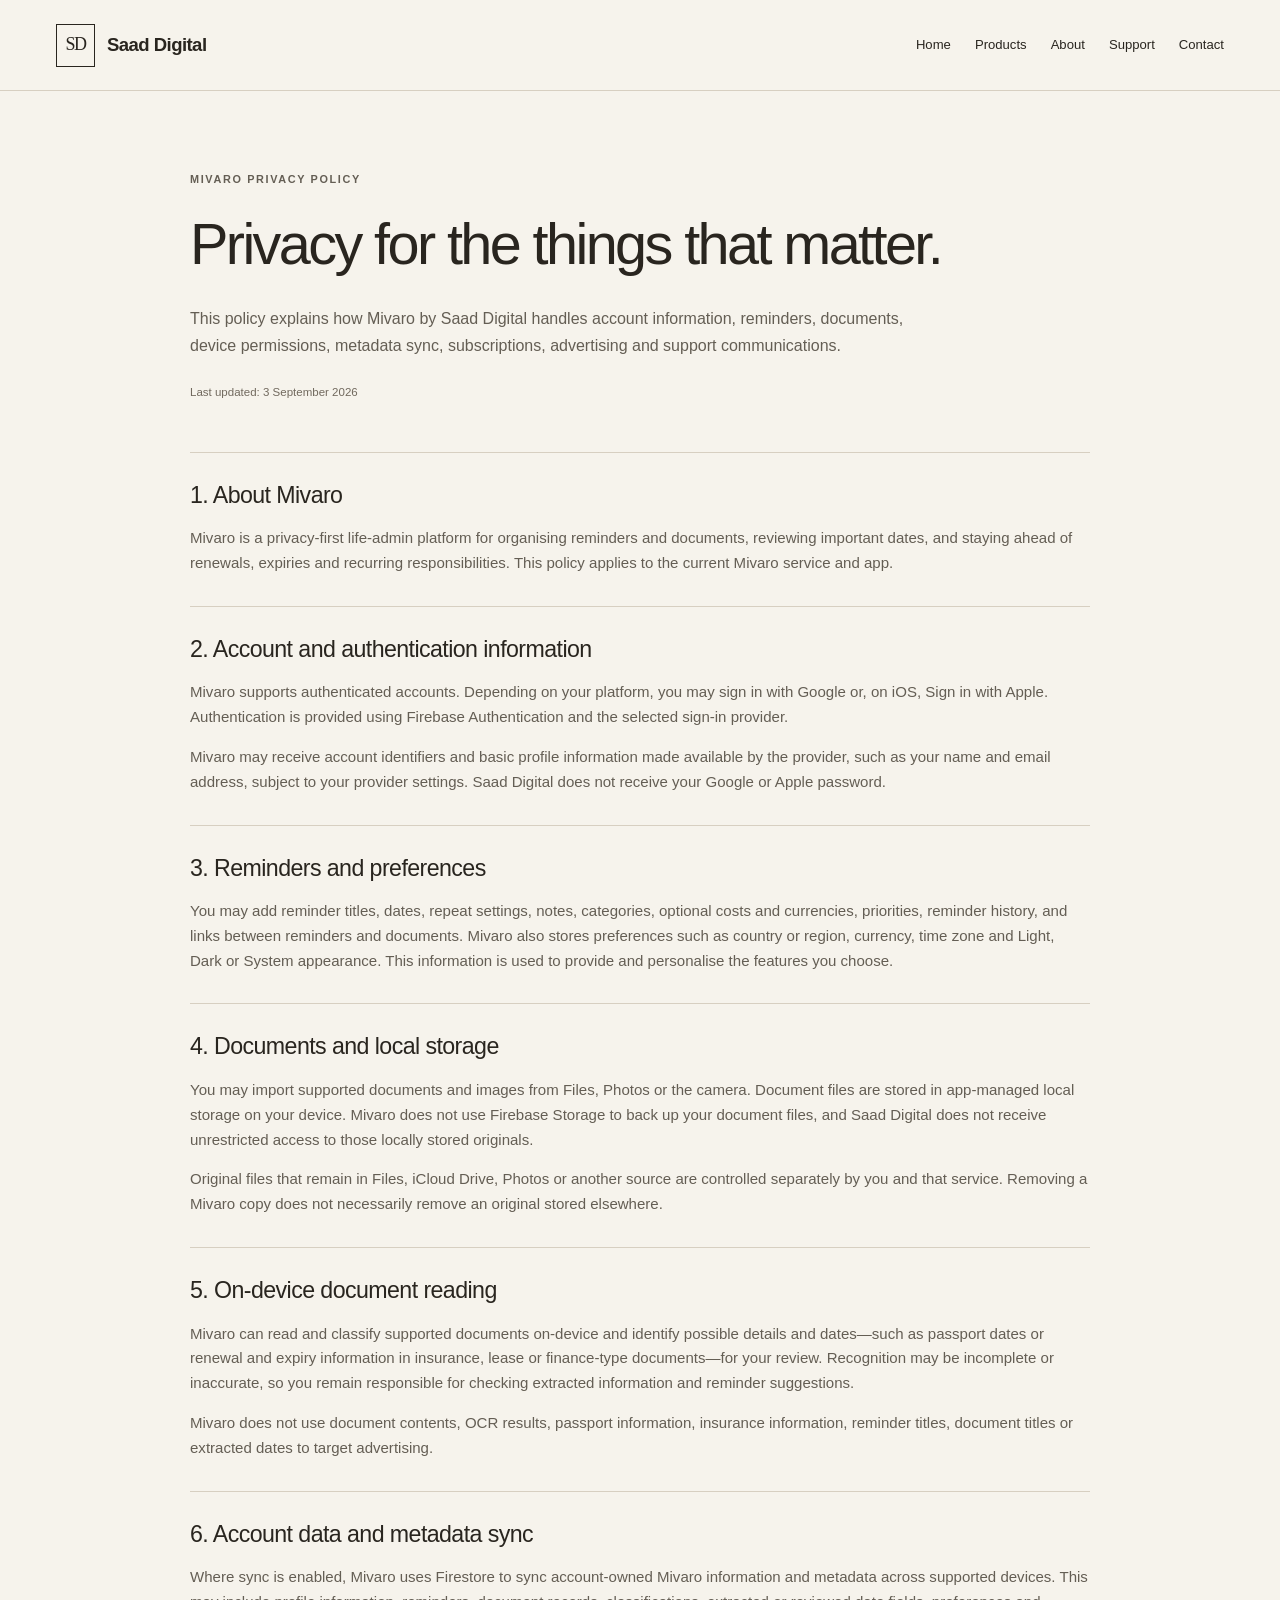
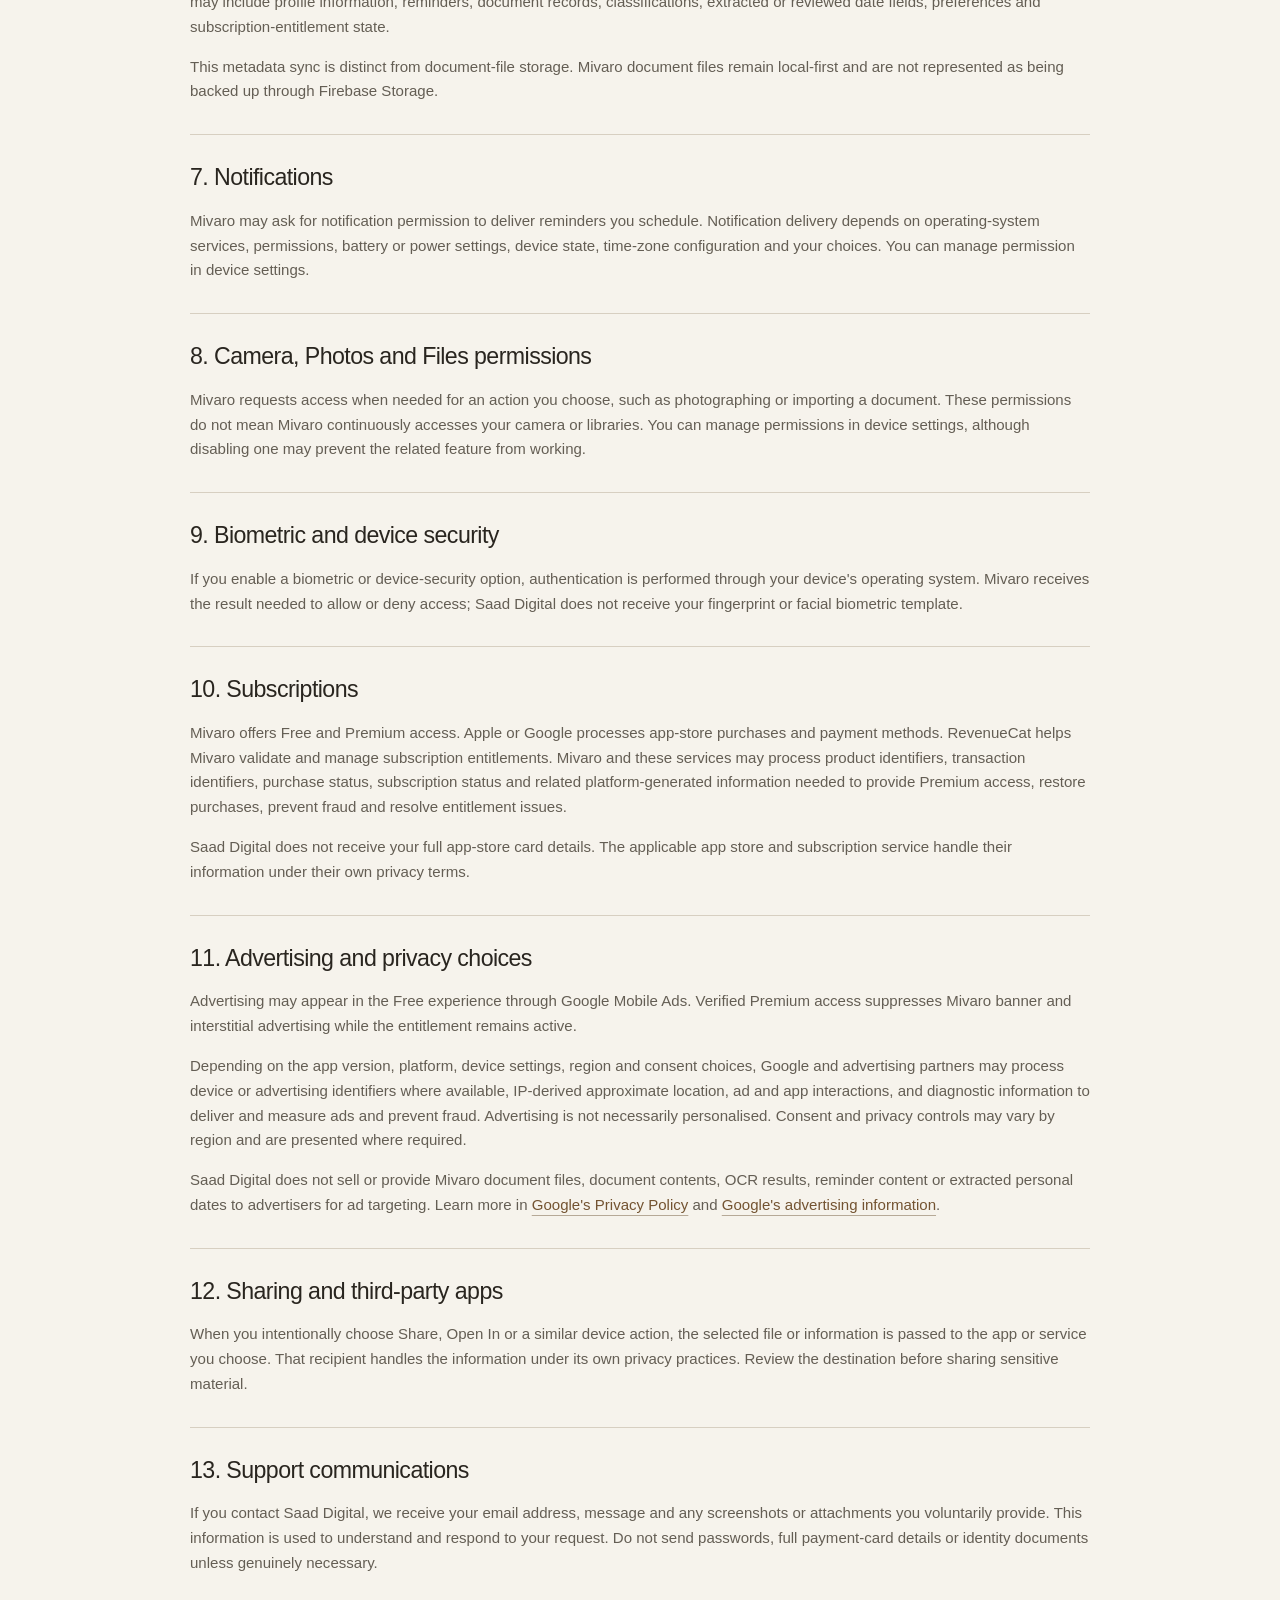
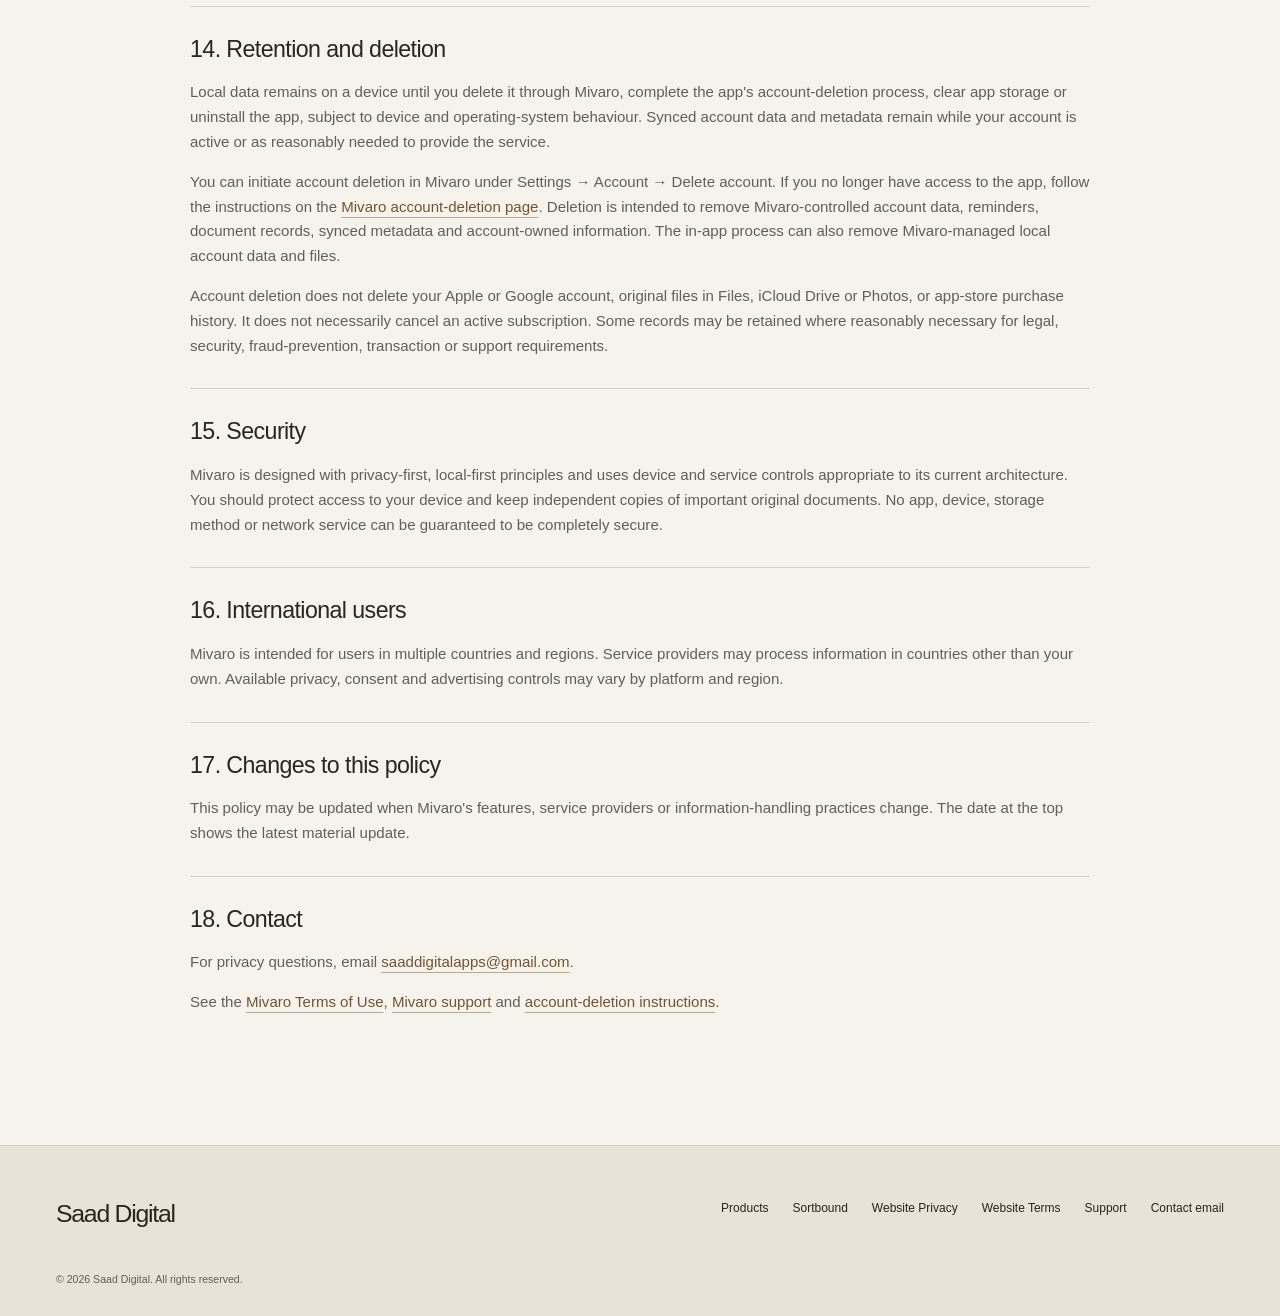
<file: mivaro-privacy.html>
<!doctype html>
<html lang="en">
  <head>
    <meta charset="utf-8" />
    <meta name="viewport" content="width=device-width, initial-scale=1" />
    <meta name="description" content="How Mivaro handles accounts, reminders, documents, on-device document reading, metadata sync, subscriptions, advertising and deletion." />
    <meta name="theme-color" content="#f6f3ec" />
    <link rel="canonical" href="https://saaddigital.co.za/mivaro-privacy.html" />
    <meta property="og:title" content="Mivaro Privacy Policy | Saad Digital" />
    <meta property="og:description" content="Privacy information for the Mivaro life-admin app." />
    <meta property="og:url" content="https://saaddigital.co.za/mivaro-privacy.html" />
    <meta property="og:type" content="website" />
    <title>Mivaro Privacy Policy | Saad Digital</title>
    <link rel="icon" type="image/svg+xml" href="/favicon.svg" />
    <link rel="stylesheet" href="/styles.css" />
    <script>document.documentElement.classList.add("js-enabled");</script>
    <script src="/script.js" defer></script>
  </head>
  <body>
    <a class="skip-link" href="#main">Skip to content</a>
    <header class="site-header" data-site-header><nav class="nav" aria-label="Primary navigation"><a class="brand" href="/" aria-label="Saad Digital home"><span class="brand-mark" aria-hidden="true">SD</span><span class="brand-name">Saad Digital</span></a><button class="nav-toggle" type="button" aria-expanded="false" aria-controls="primary-navigation" aria-label="Open navigation menu" data-nav-toggle><span aria-hidden="true"></span><span aria-hidden="true"></span><span aria-hidden="true"></span></button><div class="nav-menu" id="primary-navigation" data-nav-menu><a href="/">Home</a><a href="/#products">Products</a><a href="/#about">About</a><a href="/support.html#mivaro">Support</a><a href="/#contact">Contact</a></div></nav></header>
    <main id="main">
      <section class="section-shell page-hero" aria-labelledby="mivaro-privacy-title"><p class="eyebrow">Mivaro Privacy Policy</p><h1 id="mivaro-privacy-title">Privacy for the things that matter.</h1><p>This policy explains how Mivaro by Saad Digital handles account information, reminders, documents, device permissions, metadata sync, subscriptions, advertising and support communications.</p><p class="legal-meta">Last updated: 3 September 2026</p></section>
      <div class="section-shell content-layout legal-content">
        <section class="legal-card" aria-labelledby="mp-about"><h2 id="mp-about">1. About Mivaro</h2><p>Mivaro is a privacy-first life-admin platform for organising reminders and documents, reviewing important dates, and staying ahead of renewals, expiries and recurring responsibilities. This policy applies to the current Mivaro service and app.</p></section>
        <section class="legal-card" aria-labelledby="mp-account"><h2 id="mp-account">2. Account and authentication information</h2><p>Mivaro supports authenticated accounts. Depending on your platform, you may sign in with Google or, on iOS, Sign in with Apple. Authentication is provided using Firebase Authentication and the selected sign-in provider.</p><p>Mivaro may receive account identifiers and basic profile information made available by the provider, such as your name and email address, subject to your provider settings. Saad Digital does not receive your Google or Apple password.</p></section>
        <section class="legal-card" aria-labelledby="mp-reminders"><h2 id="mp-reminders">3. Reminders and preferences</h2><p>You may add reminder titles, dates, repeat settings, notes, categories, optional costs and currencies, priorities, reminder history, and links between reminders and documents. Mivaro also stores preferences such as country or region, currency, time zone and Light, Dark or System appearance. This information is used to provide and personalise the features you choose.</p></section>
        <section class="legal-card" aria-labelledby="mp-documents"><h2 id="mp-documents">4. Documents and local storage</h2><p>You may import supported documents and images from Files, Photos or the camera. Document files are stored in app-managed local storage on your device. Mivaro does not use Firebase Storage to back up your document files, and Saad Digital does not receive unrestricted access to those locally stored originals.</p><p>Original files that remain in Files, iCloud Drive, Photos or another source are controlled separately by you and that service. Removing a Mivaro copy does not necessarily remove an original stored elsewhere.</p></section>
        <section class="legal-card" aria-labelledby="mp-reading"><h2 id="mp-reading">5. On-device document reading</h2><p>Mivaro can read and classify supported documents on-device and identify possible details and dates—such as passport dates or renewal and expiry information in insurance, lease or finance-type documents—for your review. Recognition may be incomplete or inaccurate, so you remain responsible for checking extracted information and reminder suggestions.</p><p>Mivaro does not use document contents, OCR results, passport information, insurance information, reminder titles, document titles or extracted dates to target advertising.</p></section>
        <section class="legal-card" aria-labelledby="mp-sync"><h2 id="mp-sync">6. Account data and metadata sync</h2><p>Where sync is enabled, Mivaro uses Firestore to sync account-owned Mivaro information and metadata across supported devices. This may include profile information, reminders, document records, classifications, extracted or reviewed date fields, preferences and subscription-entitlement state.</p><p>This metadata sync is distinct from document-file storage. Mivaro document files remain local-first and are not represented as being backed up through Firebase Storage.</p></section>
        <section class="legal-card" aria-labelledby="mp-notifications"><h2 id="mp-notifications">7. Notifications</h2><p>Mivaro may ask for notification permission to deliver reminders you schedule. Notification delivery depends on operating-system services, permissions, battery or power settings, device state, time-zone configuration and your choices. You can manage permission in device settings.</p></section>
        <section class="legal-card" aria-labelledby="mp-permissions"><h2 id="mp-permissions">8. Camera, Photos and Files permissions</h2><p>Mivaro requests access when needed for an action you choose, such as photographing or importing a document. These permissions do not mean Mivaro continuously accesses your camera or libraries. You can manage permissions in device settings, although disabling one may prevent the related feature from working.</p></section>
        <section class="legal-card" aria-labelledby="mp-biometric"><h2 id="mp-biometric">9. Biometric and device security</h2><p>If you enable a biometric or device-security option, authentication is performed through your device's operating system. Mivaro receives the result needed to allow or deny access; Saad Digital does not receive your fingerprint or facial biometric template.</p></section>
        <section class="legal-card" aria-labelledby="mp-subscriptions"><h2 id="mp-subscriptions">10. Subscriptions</h2><p>Mivaro offers Free and Premium access. Apple or Google processes app-store purchases and payment methods. RevenueCat helps Mivaro validate and manage subscription entitlements. Mivaro and these services may process product identifiers, transaction identifiers, purchase status, subscription status and related platform-generated information needed to provide Premium access, restore purchases, prevent fraud and resolve entitlement issues.</p><p>Saad Digital does not receive your full app-store card details. The applicable app store and subscription service handle their information under their own privacy terms.</p></section>
        <section class="legal-card" aria-labelledby="mp-ads"><h2 id="mp-ads">11. Advertising and privacy choices</h2><p>Advertising may appear in the Free experience through Google Mobile Ads. Verified Premium access suppresses Mivaro banner and interstitial advertising while the entitlement remains active.</p><p>Depending on the app version, platform, device settings, region and consent choices, Google and advertising partners may process device or advertising identifiers where available, IP-derived approximate location, ad and app interactions, and diagnostic information to deliver and measure ads and prevent fraud. Advertising is not necessarily personalised. Consent and privacy controls may vary by region and are presented where required.</p><p>Saad Digital does not sell or provide Mivaro document files, document contents, OCR results, reminder content or extracted personal dates to advertisers for ad targeting. Learn more in <a href="https://policies.google.com/privacy" rel="noopener noreferrer">Google's Privacy Policy</a> and <a href="https://policies.google.com/technologies/ads" rel="noopener noreferrer">Google's advertising information</a>.</p></section>
        <section class="legal-card" aria-labelledby="mp-sharing"><h2 id="mp-sharing">12. Sharing and third-party apps</h2><p>When you intentionally choose Share, Open In or a similar device action, the selected file or information is passed to the app or service you choose. That recipient handles the information under its own privacy practices. Review the destination before sharing sensitive material.</p></section>
        <section class="legal-card" aria-labelledby="mp-support"><h2 id="mp-support">13. Support communications</h2><p>If you contact Saad Digital, we receive your email address, message and any screenshots or attachments you voluntarily provide. This information is used to understand and respond to your request. Do not send passwords, full payment-card details or identity documents unless genuinely necessary.</p></section>
        <section class="legal-card" aria-labelledby="mp-retention"><h2 id="mp-retention">14. Retention and deletion</h2><p>Local data remains on a device until you delete it through Mivaro, complete the app's account-deletion process, clear app storage or uninstall the app, subject to device and operating-system behaviour. Synced account data and metadata remain while your account is active or as reasonably needed to provide the service.</p><p>You can initiate account deletion in Mivaro under Settings → Account → Delete account. If you no longer have access to the app, follow the instructions on the <a href="/mivaro/delete-account">Mivaro account-deletion page</a>. Deletion is intended to remove Mivaro-controlled account data, reminders, document records, synced metadata and account-owned information. The in-app process can also remove Mivaro-managed local account data and files.</p><p>Account deletion does not delete your Apple or Google account, original files in Files, iCloud Drive or Photos, or app-store purchase history. It does not necessarily cancel an active subscription. Some records may be retained where reasonably necessary for legal, security, fraud-prevention, transaction or support requirements.</p></section>
        <section class="legal-card" aria-labelledby="mp-security"><h2 id="mp-security">15. Security</h2><p>Mivaro is designed with privacy-first, local-first principles and uses device and service controls appropriate to its current architecture. You should protect access to your device and keep independent copies of important original documents. No app, device, storage method or network service can be guaranteed to be completely secure.</p></section>
        <section class="legal-card" aria-labelledby="mp-international"><h2 id="mp-international">16. International users</h2><p>Mivaro is intended for users in multiple countries and regions. Service providers may process information in countries other than your own. Available privacy, consent and advertising controls may vary by platform and region.</p></section>
        <section class="legal-card" aria-labelledby="mp-changes"><h2 id="mp-changes">17. Changes to this policy</h2><p>This policy may be updated when Mivaro's features, service providers or information-handling practices change. The date at the top shows the latest material update.</p></section>
        <section class="legal-card" aria-labelledby="mp-contact"><h2 id="mp-contact">18. Contact</h2><p>For privacy questions, email <a href="mailto:saaddigitalapps@gmail.com?subject=Mivaro%20Privacy">saaddigitalapps@gmail.com</a>.</p><p>See the <a href="/mivaro-terms.html">Mivaro Terms of Use</a>, <a href="/support.html#mivaro">Mivaro support</a> and <a href="/mivaro/delete-account">account-deletion instructions</a>.</p></section>
      </div>
    </main>
    <footer class="site-footer"><div class="footer-inner"><a class="footer-brand" href="/">Saad Digital</a><nav class="footer-links" aria-label="Footer navigation"><a href="/#products">Products</a><a href="/#sortbound">Sortbound</a><a href="/privacy.html">Website Privacy</a><a href="/terms.html">Website Terms</a><a href="/support.html#mivaro">Support</a><a href="mailto:saaddigitalapps@gmail.com">Contact email</a></nav><p><span aria-hidden="true">&copy;</span> <span data-current-year>2026</span> Saad Digital. All rights reserved.</p></div></footer>
  </body>
</html>
</file>
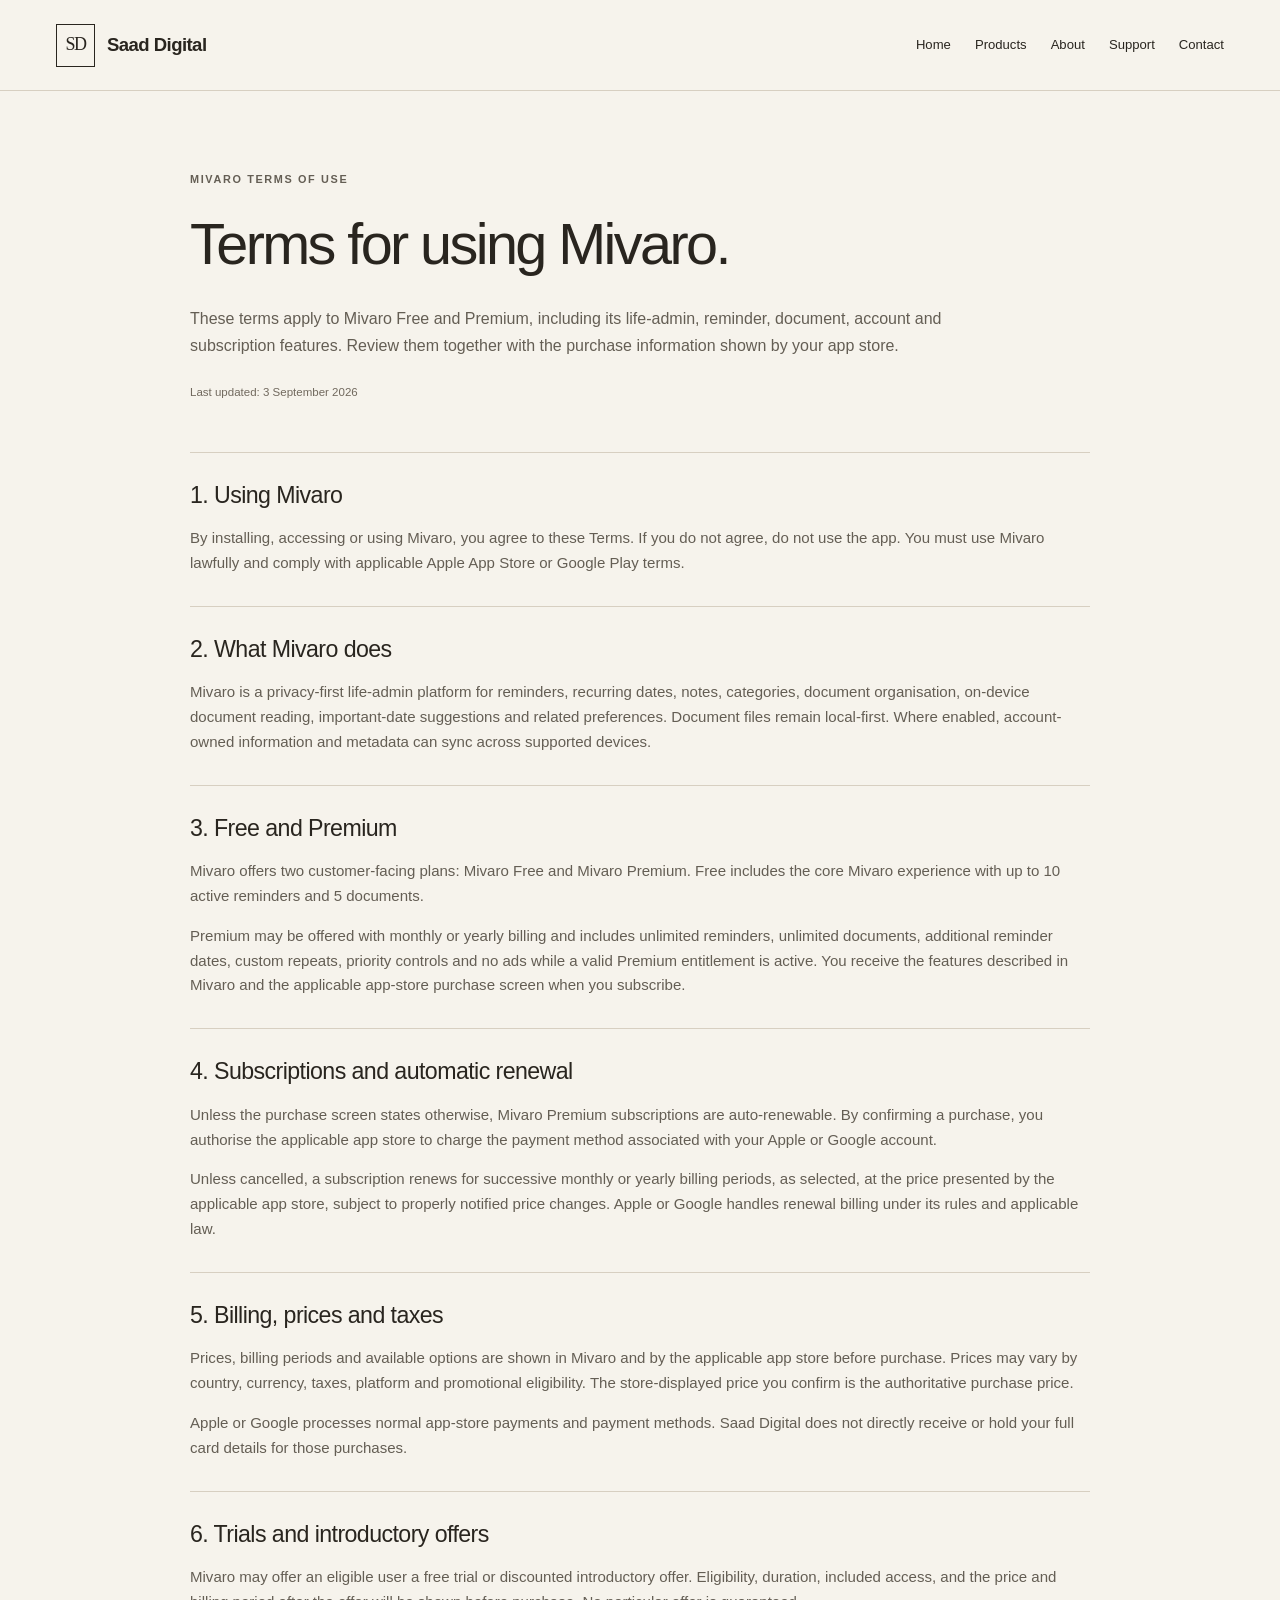
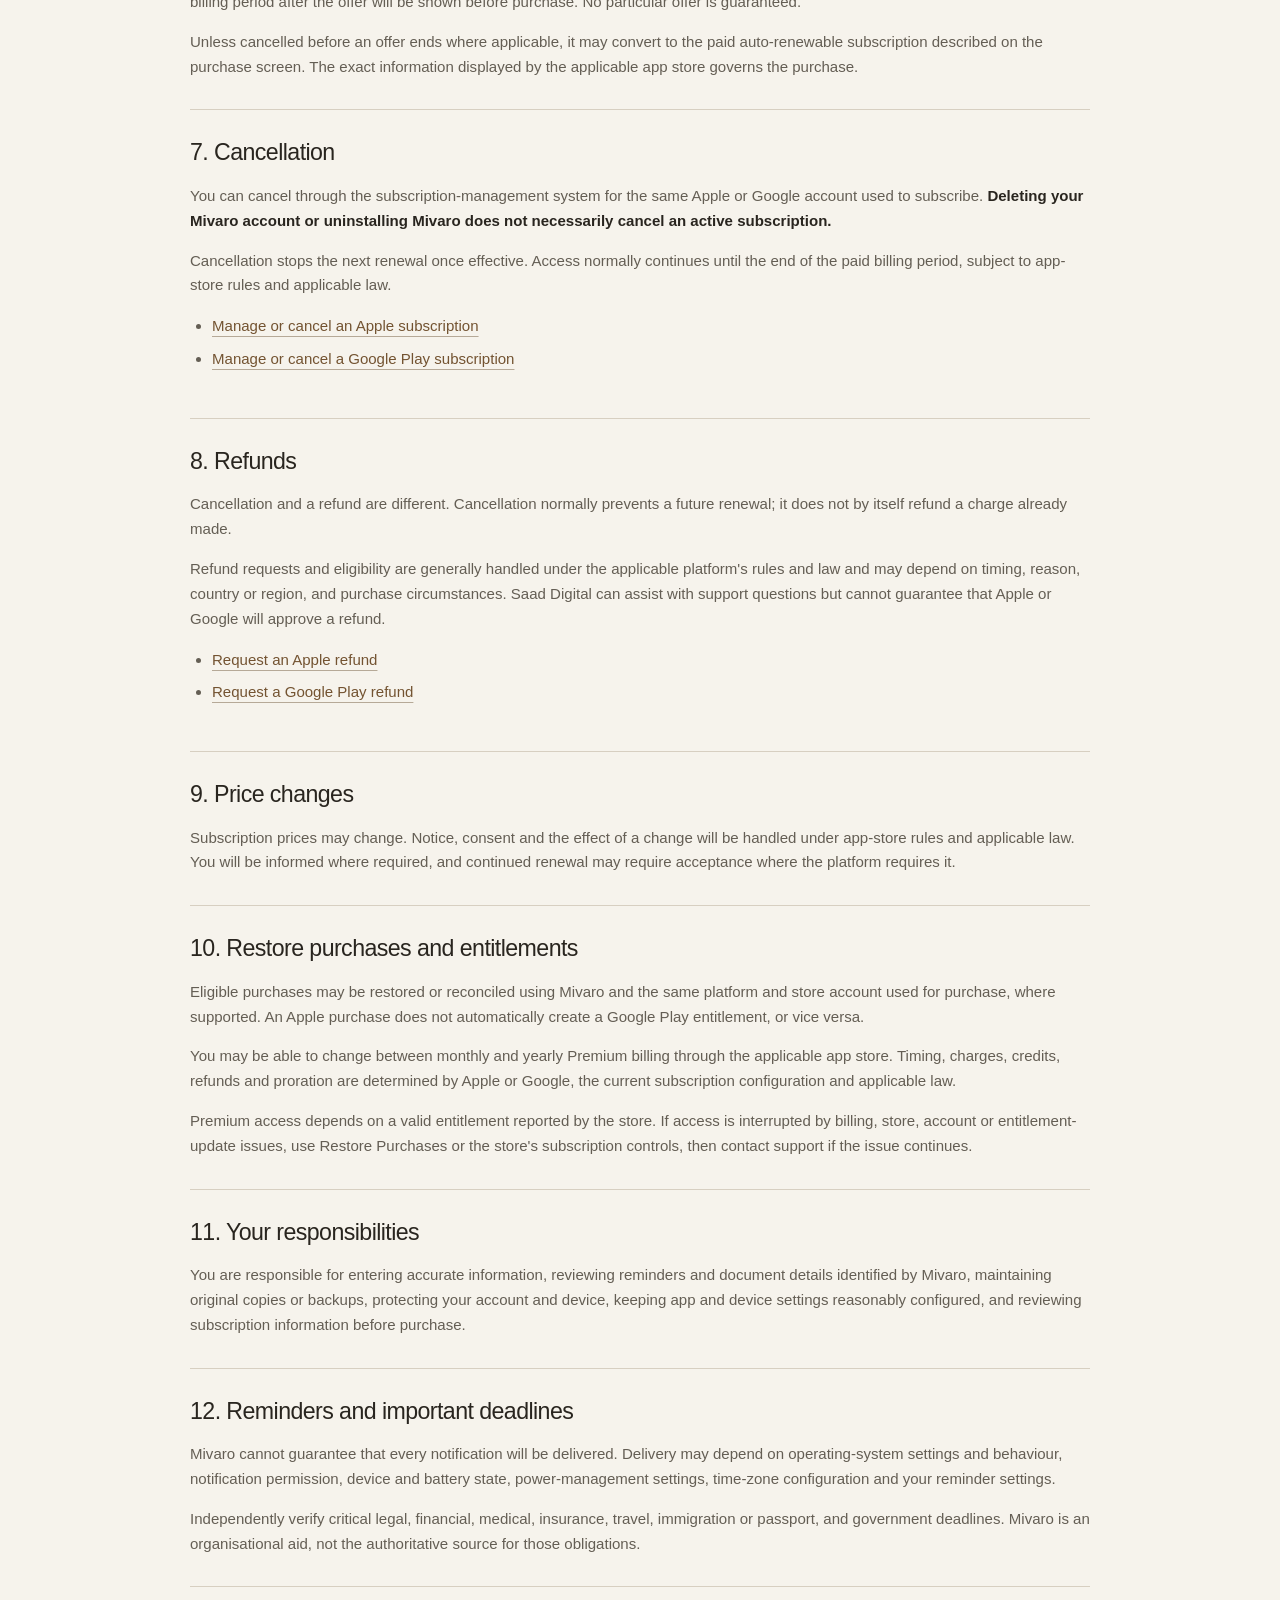
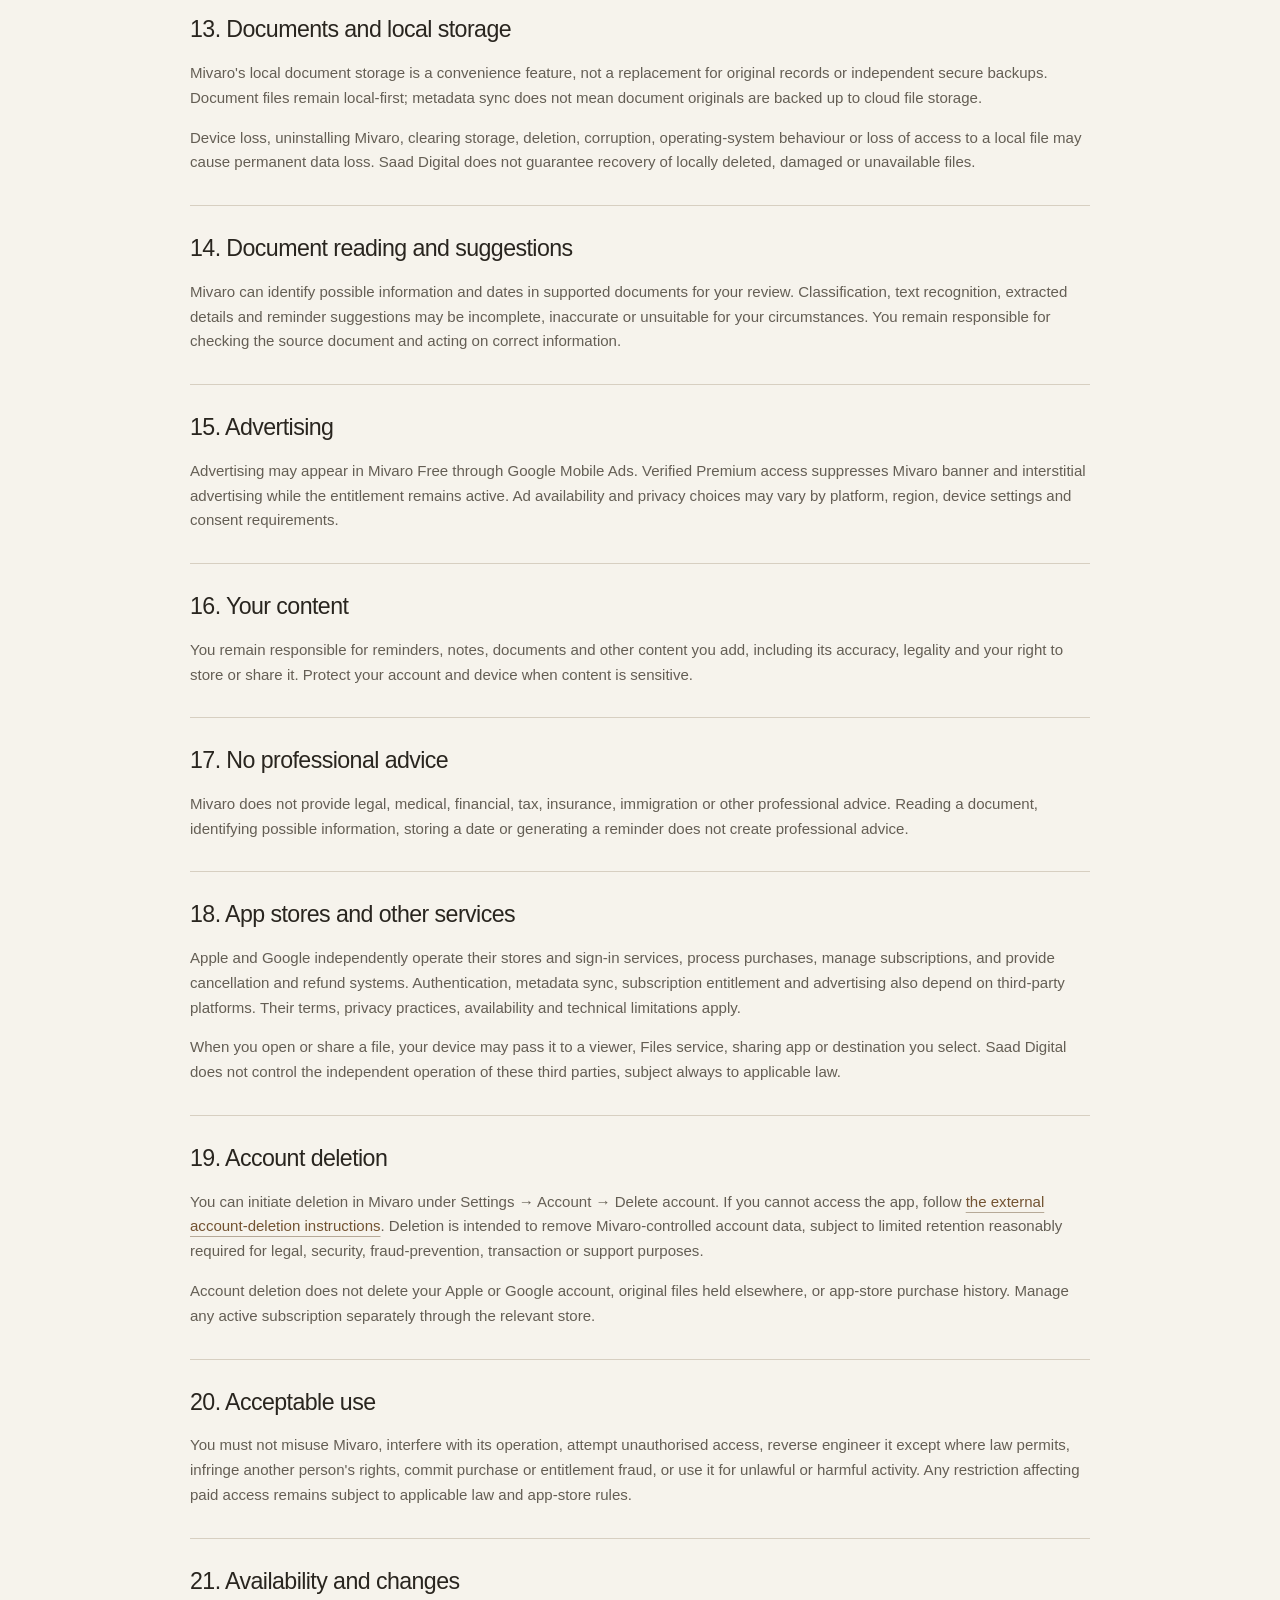
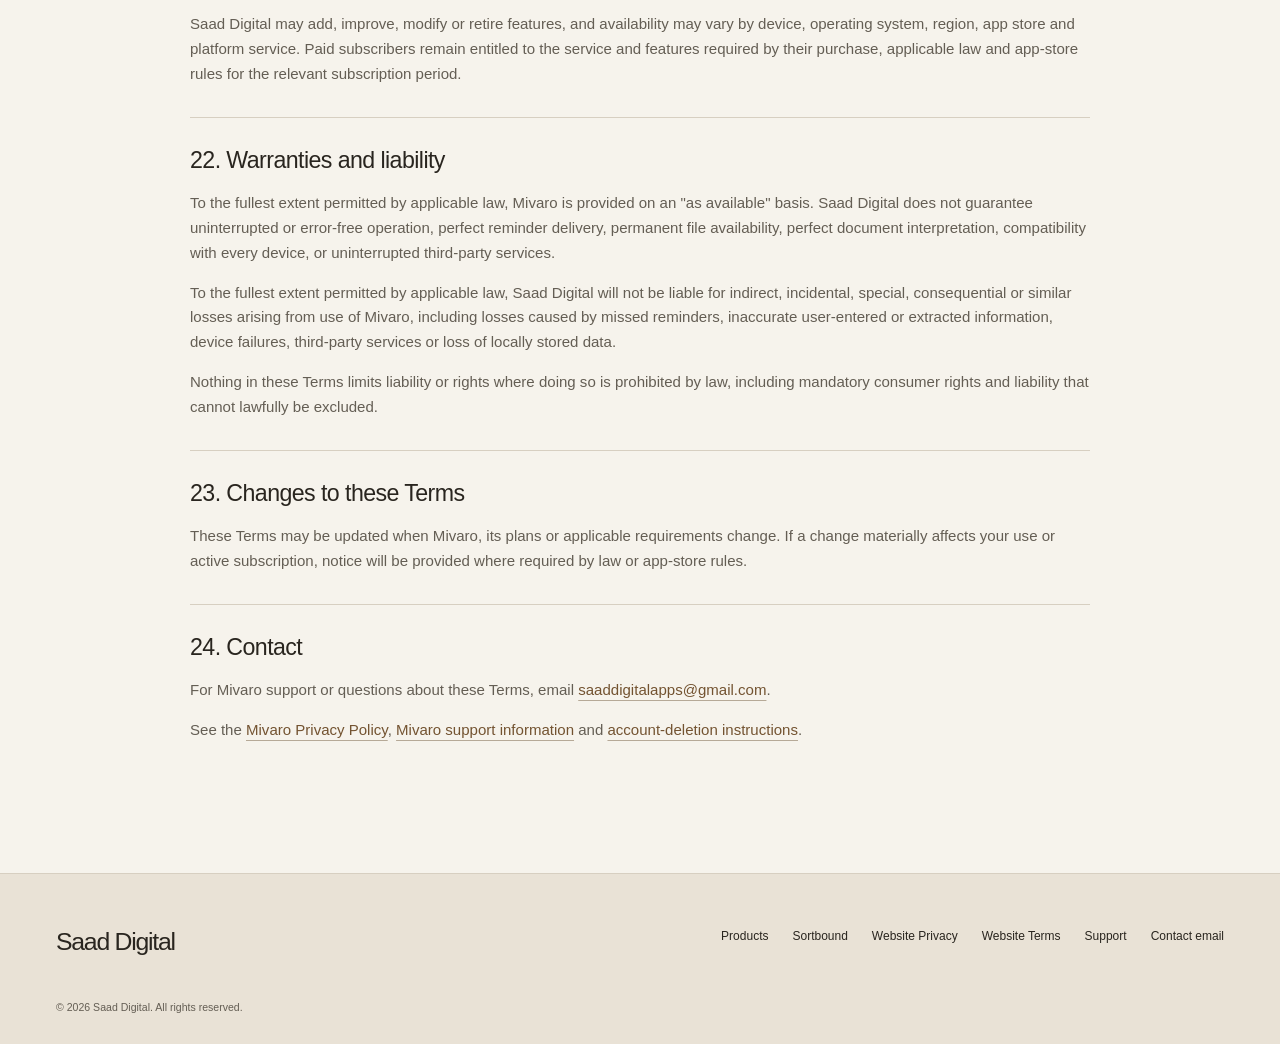
<file: mivaro-terms.html>
<!doctype html>
<html lang="en">
  <head>
    <meta charset="utf-8" />
    <meta name="viewport" content="width=device-width, initial-scale=1" />
    <meta name="description" content="Terms for Mivaro Free and Premium, including subscriptions, reminders, document reading, accounts and deletion." />
    <meta name="theme-color" content="#f6f3ec" />
    <link rel="canonical" href="https://saaddigital.co.za/mivaro-terms.html" />
    <meta property="og:title" content="Mivaro Terms of Use | Saad Digital" />
    <meta property="og:description" content="Terms for Mivaro Free and Premium, subscriptions, documents, reminders and accounts." />
    <meta property="og:url" content="https://saaddigital.co.za/mivaro-terms.html" />
    <meta property="og:type" content="website" />
    <title>Mivaro Terms of Use | Saad Digital</title>
    <link rel="icon" type="image/svg+xml" href="/favicon.svg" />
    <link rel="stylesheet" href="/styles.css" />
    <script>document.documentElement.classList.add("js-enabled");</script>
    <script src="/script.js" defer></script>
  </head>
  <body>
    <a class="skip-link" href="#main">Skip to content</a>
    <header class="site-header" data-site-header><nav class="nav" aria-label="Primary navigation"><a class="brand" href="/" aria-label="Saad Digital home"><span class="brand-mark" aria-hidden="true">SD</span><span class="brand-name">Saad Digital</span></a><button class="nav-toggle" type="button" aria-expanded="false" aria-controls="primary-navigation" aria-label="Open navigation menu" data-nav-toggle><span aria-hidden="true"></span><span aria-hidden="true"></span><span aria-hidden="true"></span></button><div class="nav-menu" id="primary-navigation" data-nav-menu><a href="/">Home</a><a href="/#products">Products</a><a href="/#about">About</a><a href="/support.html#mivaro">Support</a><a href="/#contact">Contact</a></div></nav></header>
    <main id="main">
      <section class="section-shell page-hero" aria-labelledby="mivaro-terms-title"><p class="eyebrow">Mivaro Terms of Use</p><h1 id="mivaro-terms-title">Terms for using Mivaro.</h1><p>These terms apply to Mivaro Free and Premium, including its life-admin, reminder, document, account and subscription features. Review them together with the purchase information shown by your app store.</p><p class="legal-meta">Last updated: 3 September 2026</p></section>
      <div class="section-shell content-layout legal-content">
        <section class="legal-card" aria-labelledby="mt-use"><h2 id="mt-use">1. Using Mivaro</h2><p>By installing, accessing or using Mivaro, you agree to these Terms. If you do not agree, do not use the app. You must use Mivaro lawfully and comply with applicable Apple App Store or Google Play terms.</p></section>
        <section class="legal-card" aria-labelledby="mt-purpose"><h2 id="mt-purpose">2. What Mivaro does</h2><p>Mivaro is a privacy-first life-admin platform for reminders, recurring dates, notes, categories, document organisation, on-device document reading, important-date suggestions and related preferences. Document files remain local-first. Where enabled, account-owned information and metadata can sync across supported devices.</p></section>
        <section class="legal-card" aria-labelledby="mt-plans"><h2 id="mt-plans">3. Free and Premium</h2><p>Mivaro offers two customer-facing plans: Mivaro Free and Mivaro Premium. Free includes the core Mivaro experience with up to 10 active reminders and 5 documents.</p><p>Premium may be offered with monthly or yearly billing and includes unlimited reminders, unlimited documents, additional reminder dates, custom repeats, priority controls and no ads while a valid Premium entitlement is active. You receive the features described in Mivaro and the applicable app-store purchase screen when you subscribe.</p></section>
        <section class="legal-card" aria-labelledby="mt-renewal"><h2 id="mt-renewal">4. Subscriptions and automatic renewal</h2><p>Unless the purchase screen states otherwise, Mivaro Premium subscriptions are auto-renewable. By confirming a purchase, you authorise the applicable app store to charge the payment method associated with your Apple or Google account.</p><p>Unless cancelled, a subscription renews for successive monthly or yearly billing periods, as selected, at the price presented by the applicable app store, subject to properly notified price changes. Apple or Google handles renewal billing under its rules and applicable law.</p></section>
        <section class="legal-card" aria-labelledby="mt-billing"><h2 id="mt-billing">5. Billing, prices and taxes</h2><p>Prices, billing periods and available options are shown in Mivaro and by the applicable app store before purchase. Prices may vary by country, currency, taxes, platform and promotional eligibility. The store-displayed price you confirm is the authoritative purchase price.</p><p>Apple or Google processes normal app-store payments and payment methods. Saad Digital does not directly receive or hold your full card details for those purchases.</p></section>
        <section class="legal-card" aria-labelledby="mt-offers"><h2 id="mt-offers">6. Trials and introductory offers</h2><p>Mivaro may offer an eligible user a free trial or discounted introductory offer. Eligibility, duration, included access, and the price and billing period after the offer will be shown before purchase. No particular offer is guaranteed.</p><p>Unless cancelled before an offer ends where applicable, it may convert to the paid auto-renewable subscription described on the purchase screen. The exact information displayed by the applicable app store governs the purchase.</p></section>
        <section class="legal-card" aria-labelledby="mt-cancellation"><h2 id="mt-cancellation">7. Cancellation</h2><p>You can cancel through the subscription-management system for the same Apple or Google account used to subscribe. <strong>Deleting your Mivaro account or uninstalling Mivaro does not necessarily cancel an active subscription.</strong></p><p>Cancellation stops the next renewal once effective. Access normally continues until the end of the paid billing period, subject to app-store rules and applicable law.</p><ul><li><a href="https://support.apple.com/118428" rel="noopener noreferrer">Manage or cancel an Apple subscription</a></li><li><a href="https://support.google.com/googleplay/answer/7018481" rel="noopener noreferrer">Manage or cancel a Google Play subscription</a></li></ul></section>
        <section class="legal-card" aria-labelledby="mt-refunds"><h2 id="mt-refunds">8. Refunds</h2><p>Cancellation and a refund are different. Cancellation normally prevents a future renewal; it does not by itself refund a charge already made.</p><p>Refund requests and eligibility are generally handled under the applicable platform's rules and law and may depend on timing, reason, country or region, and purchase circumstances. Saad Digital can assist with support questions but cannot guarantee that Apple or Google will approve a refund.</p><ul><li><a href="https://support.apple.com/118223" rel="noopener noreferrer">Request an Apple refund</a></li><li><a href="https://support.google.com/googleplay/answer/15574897" rel="noopener noreferrer">Request a Google Play refund</a></li></ul></section>
        <section class="legal-card" aria-labelledby="mt-changes-price"><h2 id="mt-changes-price">9. Price changes</h2><p>Subscription prices may change. Notice, consent and the effect of a change will be handled under app-store rules and applicable law. You will be informed where required, and continued renewal may require acceptance where the platform requires it.</p></section>
        <section class="legal-card" aria-labelledby="mt-entitlements"><h2 id="mt-entitlements">10. Restore purchases and entitlements</h2><p>Eligible purchases may be restored or reconciled using Mivaro and the same platform and store account used for purchase, where supported. An Apple purchase does not automatically create a Google Play entitlement, or vice versa.</p><p>You may be able to change between monthly and yearly Premium billing through the applicable app store. Timing, charges, credits, refunds and proration are determined by Apple or Google, the current subscription configuration and applicable law.</p><p>Premium access depends on a valid entitlement reported by the store. If access is interrupted by billing, store, account or entitlement-update issues, use Restore Purchases or the store's subscription controls, then contact support if the issue continues.</p></section>
        <section class="legal-card" aria-labelledby="mt-responsibilities"><h2 id="mt-responsibilities">11. Your responsibilities</h2><p>You are responsible for entering accurate information, reviewing reminders and document details identified by Mivaro, maintaining original copies or backups, protecting your account and device, keeping app and device settings reasonably configured, and reviewing subscription information before purchase.</p></section>
        <section class="legal-card" aria-labelledby="mt-reminders"><h2 id="mt-reminders">12. Reminders and important deadlines</h2><p>Mivaro cannot guarantee that every notification will be delivered. Delivery may depend on operating-system settings and behaviour, notification permission, device and battery state, power-management settings, time-zone configuration and your reminder settings.</p><p>Independently verify critical legal, financial, medical, insurance, travel, immigration or passport, and government deadlines. Mivaro is an organisational aid, not the authoritative source for those obligations.</p></section>
        <section class="legal-card" aria-labelledby="mt-storage"><h2 id="mt-storage">13. Documents and local storage</h2><p>Mivaro's local document storage is a convenience feature, not a replacement for original records or independent secure backups. Document files remain local-first; metadata sync does not mean document originals are backed up to cloud file storage.</p><p>Device loss, uninstalling Mivaro, clearing storage, deletion, corruption, operating-system behaviour or loss of access to a local file may cause permanent data loss. Saad Digital does not guarantee recovery of locally deleted, damaged or unavailable files.</p></section>
        <section class="legal-card" aria-labelledby="mt-reading"><h2 id="mt-reading">14. Document reading and suggestions</h2><p>Mivaro can identify possible information and dates in supported documents for your review. Classification, text recognition, extracted details and reminder suggestions may be incomplete, inaccurate or unsuitable for your circumstances. You remain responsible for checking the source document and acting on correct information.</p></section>
        <section class="legal-card" aria-labelledby="mt-ads"><h2 id="mt-ads">15. Advertising</h2><p>Advertising may appear in Mivaro Free through Google Mobile Ads. Verified Premium access suppresses Mivaro banner and interstitial advertising while the entitlement remains active. Ad availability and privacy choices may vary by platform, region, device settings and consent requirements.</p></section>
        <section class="legal-card" aria-labelledby="mt-content"><h2 id="mt-content">16. Your content</h2><p>You remain responsible for reminders, notes, documents and other content you add, including its accuracy, legality and your right to store or share it. Protect your account and device when content is sensitive.</p></section>
        <section class="legal-card" aria-labelledby="mt-advice"><h2 id="mt-advice">17. No professional advice</h2><p>Mivaro does not provide legal, medical, financial, tax, insurance, immigration or other professional advice. Reading a document, identifying possible information, storing a date or generating a reminder does not create professional advice.</p></section>
        <section class="legal-card" aria-labelledby="mt-third-party"><h2 id="mt-third-party">18. App stores and other services</h2><p>Apple and Google independently operate their stores and sign-in services, process purchases, manage subscriptions, and provide cancellation and refund systems. Authentication, metadata sync, subscription entitlement and advertising also depend on third-party platforms. Their terms, privacy practices, availability and technical limitations apply.</p><p>When you open or share a file, your device may pass it to a viewer, Files service, sharing app or destination you select. Saad Digital does not control the independent operation of these third parties, subject always to applicable law.</p></section>
        <section class="legal-card" aria-labelledby="mt-deletion"><h2 id="mt-deletion">19. Account deletion</h2><p>You can initiate deletion in Mivaro under Settings → Account → Delete account. If you cannot access the app, follow <a href="/mivaro/delete-account">the external account-deletion instructions</a>. Deletion is intended to remove Mivaro-controlled account data, subject to limited retention reasonably required for legal, security, fraud-prevention, transaction or support purposes.</p><p>Account deletion does not delete your Apple or Google account, original files held elsewhere, or app-store purchase history. Manage any active subscription separately through the relevant store.</p></section>
        <section class="legal-card" aria-labelledby="mt-use-rules"><h2 id="mt-use-rules">20. Acceptable use</h2><p>You must not misuse Mivaro, interfere with its operation, attempt unauthorised access, reverse engineer it except where law permits, infringe another person's rights, commit purchase or entitlement fraud, or use it for unlawful or harmful activity. Any restriction affecting paid access remains subject to applicable law and app-store rules.</p></section>
        <section class="legal-card" aria-labelledby="mt-availability"><h2 id="mt-availability">21. Availability and changes</h2><p>Saad Digital may add, improve, modify or retire features, and availability may vary by device, operating system, region, app store and platform service. Paid subscribers remain entitled to the service and features required by their purchase, applicable law and app-store rules for the relevant subscription period.</p></section>
        <section class="legal-card" aria-labelledby="mt-warranties"><h2 id="mt-warranties">22. Warranties and liability</h2><p>To the fullest extent permitted by applicable law, Mivaro is provided on an "as available" basis. Saad Digital does not guarantee uninterrupted or error-free operation, perfect reminder delivery, permanent file availability, perfect document interpretation, compatibility with every device, or uninterrupted third-party services.</p><p>To the fullest extent permitted by applicable law, Saad Digital will not be liable for indirect, incidental, special, consequential or similar losses arising from use of Mivaro, including losses caused by missed reminders, inaccurate user-entered or extracted information, device failures, third-party services or loss of locally stored data.</p><p>Nothing in these Terms limits liability or rights where doing so is prohibited by law, including mandatory consumer rights and liability that cannot lawfully be excluded.</p></section>
        <section class="legal-card" aria-labelledby="mt-updates"><h2 id="mt-updates">23. Changes to these Terms</h2><p>These Terms may be updated when Mivaro, its plans or applicable requirements change. If a change materially affects your use or active subscription, notice will be provided where required by law or app-store rules.</p></section>
        <section class="legal-card" aria-labelledby="mt-contact"><h2 id="mt-contact">24. Contact</h2><p>For Mivaro support or questions about these Terms, email <a href="mailto:saaddigitalapps@gmail.com?subject=Mivaro%20Support">saaddigitalapps@gmail.com</a>.</p><p>See the <a href="/mivaro-privacy.html">Mivaro Privacy Policy</a>, <a href="/support.html#mivaro">Mivaro support information</a> and <a href="/mivaro/delete-account">account-deletion instructions</a>.</p></section>
      </div>
    </main>
    <footer class="site-footer"><div class="footer-inner"><a class="footer-brand" href="/">Saad Digital</a><nav class="footer-links" aria-label="Footer navigation"><a href="/#products">Products</a><a href="/#sortbound">Sortbound</a><a href="/privacy.html">Website Privacy</a><a href="/terms.html">Website Terms</a><a href="/support.html#mivaro">Support</a><a href="mailto:saaddigitalapps@gmail.com">Contact email</a></nav><p><span aria-hidden="true">&copy;</span> <span data-current-year>2026</span> Saad Digital. All rights reserved.</p></div></footer>
  </body>
</html>
</file>
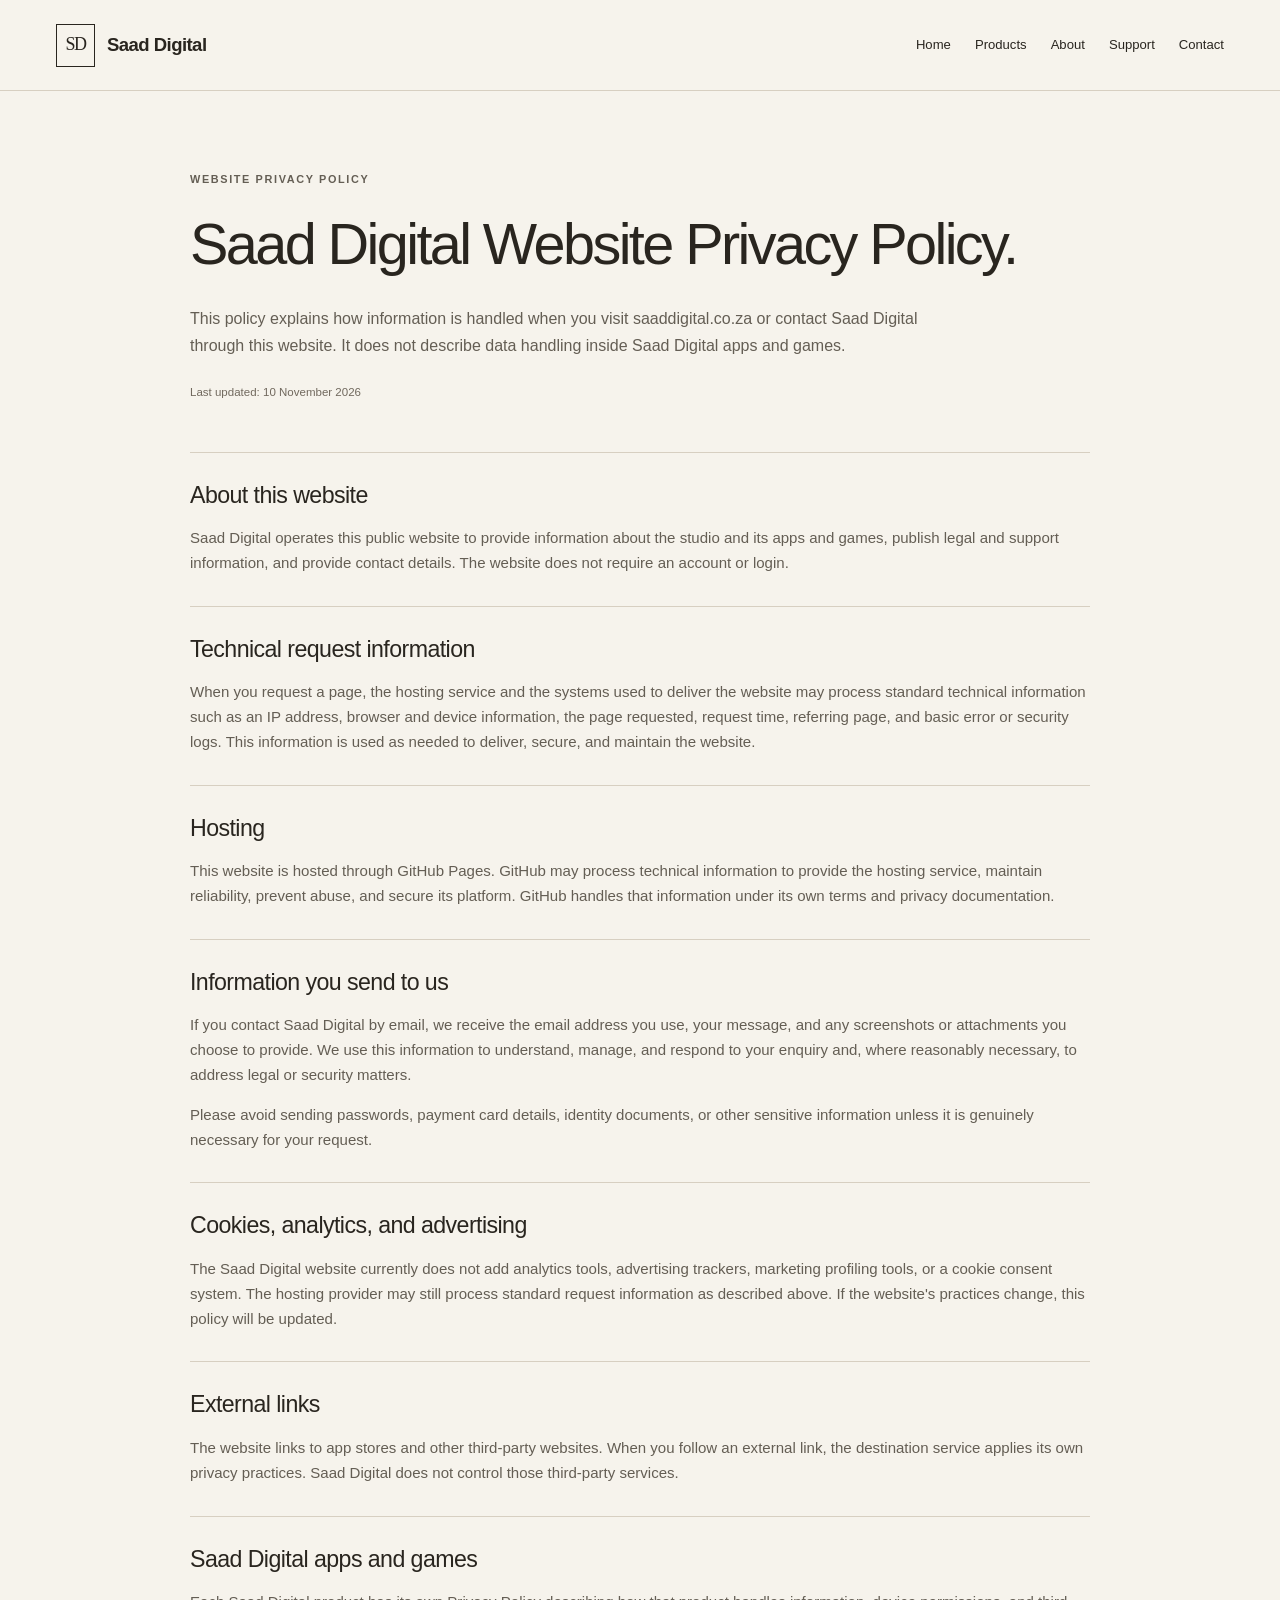
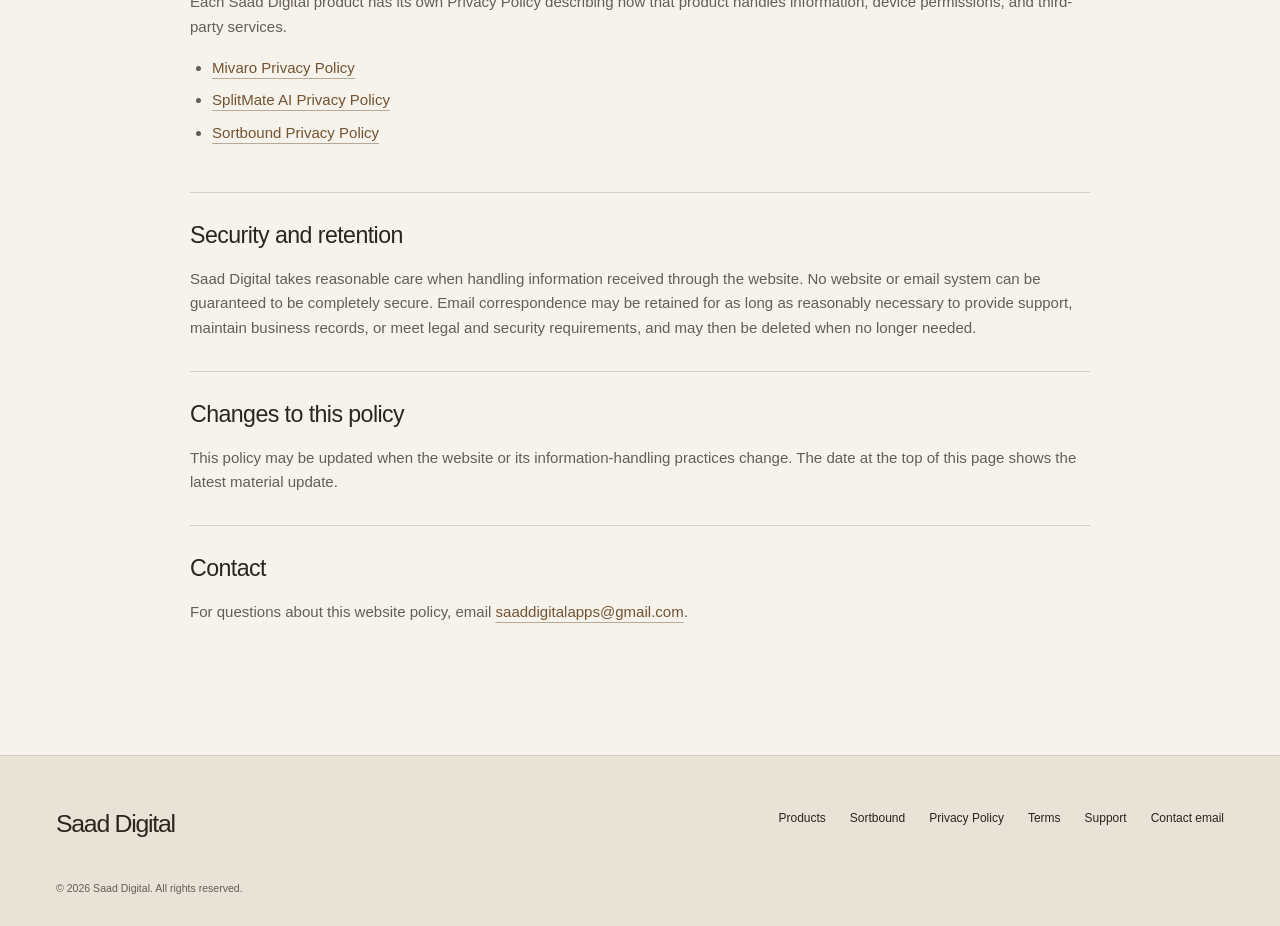
<file: privacy.html>
<!doctype html>
<html lang="en">
  <head>
    <meta charset="utf-8" />
    <meta name="viewport" content="width=device-width, initial-scale=1" />
    <meta name="description" content="How the Saad Digital website handles technical request information and messages sent to the studio." />
    <meta name="theme-color" content="#f6f3ec" />
    <link rel="canonical" href="https://saaddigital.co.za/privacy.html" />
    <title>Website Privacy Policy | Saad Digital</title>
    <link rel="icon" type="image/svg+xml" href="/favicon.svg" />
    <link rel="stylesheet" href="/styles.css" />
    <script>document.documentElement.classList.add("js-enabled");</script>
    <script src="/script.js" defer></script>
  </head>
  <body>
    <a class="skip-link" href="#main">Skip to content</a>
    <header class="site-header" data-site-header>
      <nav class="nav" aria-label="Primary navigation">
        <a class="brand" href="/" aria-label="Saad Digital home"><span class="brand-mark" aria-hidden="true">SD</span><span class="brand-name">Saad Digital</span></a>
        <button class="nav-toggle" type="button" aria-expanded="false" aria-controls="primary-navigation" aria-label="Open navigation menu" data-nav-toggle><span aria-hidden="true"></span><span aria-hidden="true"></span><span aria-hidden="true"></span></button>
        <div class="nav-menu" id="primary-navigation" data-nav-menu><a href="/">Home</a><a href="/#products">Products</a><a href="/#about">About</a><a href="/support.html">Support</a><a href="/#contact">Contact</a></div>
      </nav>
    </header>
    <main id="main">
      <section class="section-shell page-hero" aria-labelledby="privacy-title">
        <p class="eyebrow">Website Privacy Policy</p>
        <h1 id="privacy-title">Saad Digital Website Privacy Policy.</h1>
        <p>This policy explains how information is handled when you visit saaddigital.co.za or contact Saad Digital through this website. It does not describe data handling inside Saad Digital apps and games.</p>
        <p class="legal-meta">Last updated: 10 November 2026</p>
      </section>
      <div class="section-shell content-layout legal-content">
        <section class="legal-card" aria-labelledby="privacy-scope"><h2 id="privacy-scope">About this website</h2><p>Saad Digital operates this public website to provide information about the studio and its apps and games, publish legal and support information, and provide contact details. The website does not require an account or login.</p></section>
        <section class="legal-card" aria-labelledby="privacy-technical"><h2 id="privacy-technical">Technical request information</h2><p>When you request a page, the hosting service and the systems used to deliver the website may process standard technical information such as an IP address, browser and device information, the page requested, request time, referring page, and basic error or security logs. This information is used as needed to deliver, secure, and maintain the website.</p></section>
        <section class="legal-card" aria-labelledby="privacy-hosting"><h2 id="privacy-hosting">Hosting</h2><p>This website is hosted through GitHub Pages. GitHub may process technical information to provide the hosting service, maintain reliability, prevent abuse, and secure its platform. GitHub handles that information under its own terms and privacy documentation.</p></section>
        <section class="legal-card" aria-labelledby="privacy-email"><h2 id="privacy-email">Information you send to us</h2><p>If you contact Saad Digital by email, we receive the email address you use, your message, and any screenshots or attachments you choose to provide. We use this information to understand, manage, and respond to your enquiry and, where reasonably necessary, to address legal or security matters.</p><p>Please avoid sending passwords, payment card details, identity documents, or other sensitive information unless it is genuinely necessary for your request.</p></section>
        <section class="legal-card" aria-labelledby="privacy-tracking"><h2 id="privacy-tracking">Cookies, analytics, and advertising</h2><p>The Saad Digital website currently does not add analytics tools, advertising trackers, marketing profiling tools, or a cookie consent system. The hosting provider may still process standard request information as described above. If the website's practices change, this policy will be updated.</p></section>
        <section class="legal-card" aria-labelledby="privacy-links"><h2 id="privacy-links">External links</h2><p>The website links to app stores and other third-party websites. When you follow an external link, the destination service applies its own privacy practices. Saad Digital does not control those third-party services.</p></section>
        <section class="legal-card" aria-labelledby="privacy-apps"><h2 id="privacy-apps">Saad Digital apps and games</h2><p>Each Saad Digital product has its own Privacy Policy describing how that product handles information, device permissions, and third-party services.</p><ul><li><a href="/mivaro-privacy.html">Mivaro Privacy Policy</a></li><li><a href="/splitmate-privacy.html">SplitMate AI Privacy Policy</a></li><li><a href="/sortbound-privacy.html">Sortbound Privacy Policy</a></li></ul></section>
        <section class="legal-card" aria-labelledby="privacy-security"><h2 id="privacy-security">Security and retention</h2><p>Saad Digital takes reasonable care when handling information received through the website. No website or email system can be guaranteed to be completely secure. Email correspondence may be retained for as long as reasonably necessary to provide support, maintain business records, or meet legal and security requirements, and may then be deleted when no longer needed.</p></section>
        <section class="legal-card" aria-labelledby="privacy-changes"><h2 id="privacy-changes">Changes to this policy</h2><p>This policy may be updated when the website or its information-handling practices change. The date at the top of this page shows the latest material update.</p></section>
        <section class="legal-card" aria-labelledby="privacy-contact"><h2 id="privacy-contact">Contact</h2><p>For questions about this website policy, email <a href="mailto:saaddigitalapps@gmail.com">saaddigitalapps@gmail.com</a>.</p></section>
      </div>
    </main>
    <footer class="site-footer"><div class="footer-inner"><a class="footer-brand" href="/">Saad Digital</a><nav class="footer-links" aria-label="Footer navigation"><a href="/#products">Products</a><a href="/#sortbound">Sortbound</a><a href="/privacy.html" aria-current="page">Privacy Policy</a><a href="/terms.html">Terms</a><a href="/support.html">Support</a><a href="mailto:saaddigitalapps@gmail.com">Contact email</a></nav><p><span aria-hidden="true">&copy;</span> <span data-current-year>2026</span> Saad Digital. All rights reserved.</p></div></footer>
  </body>
</html>
</file>
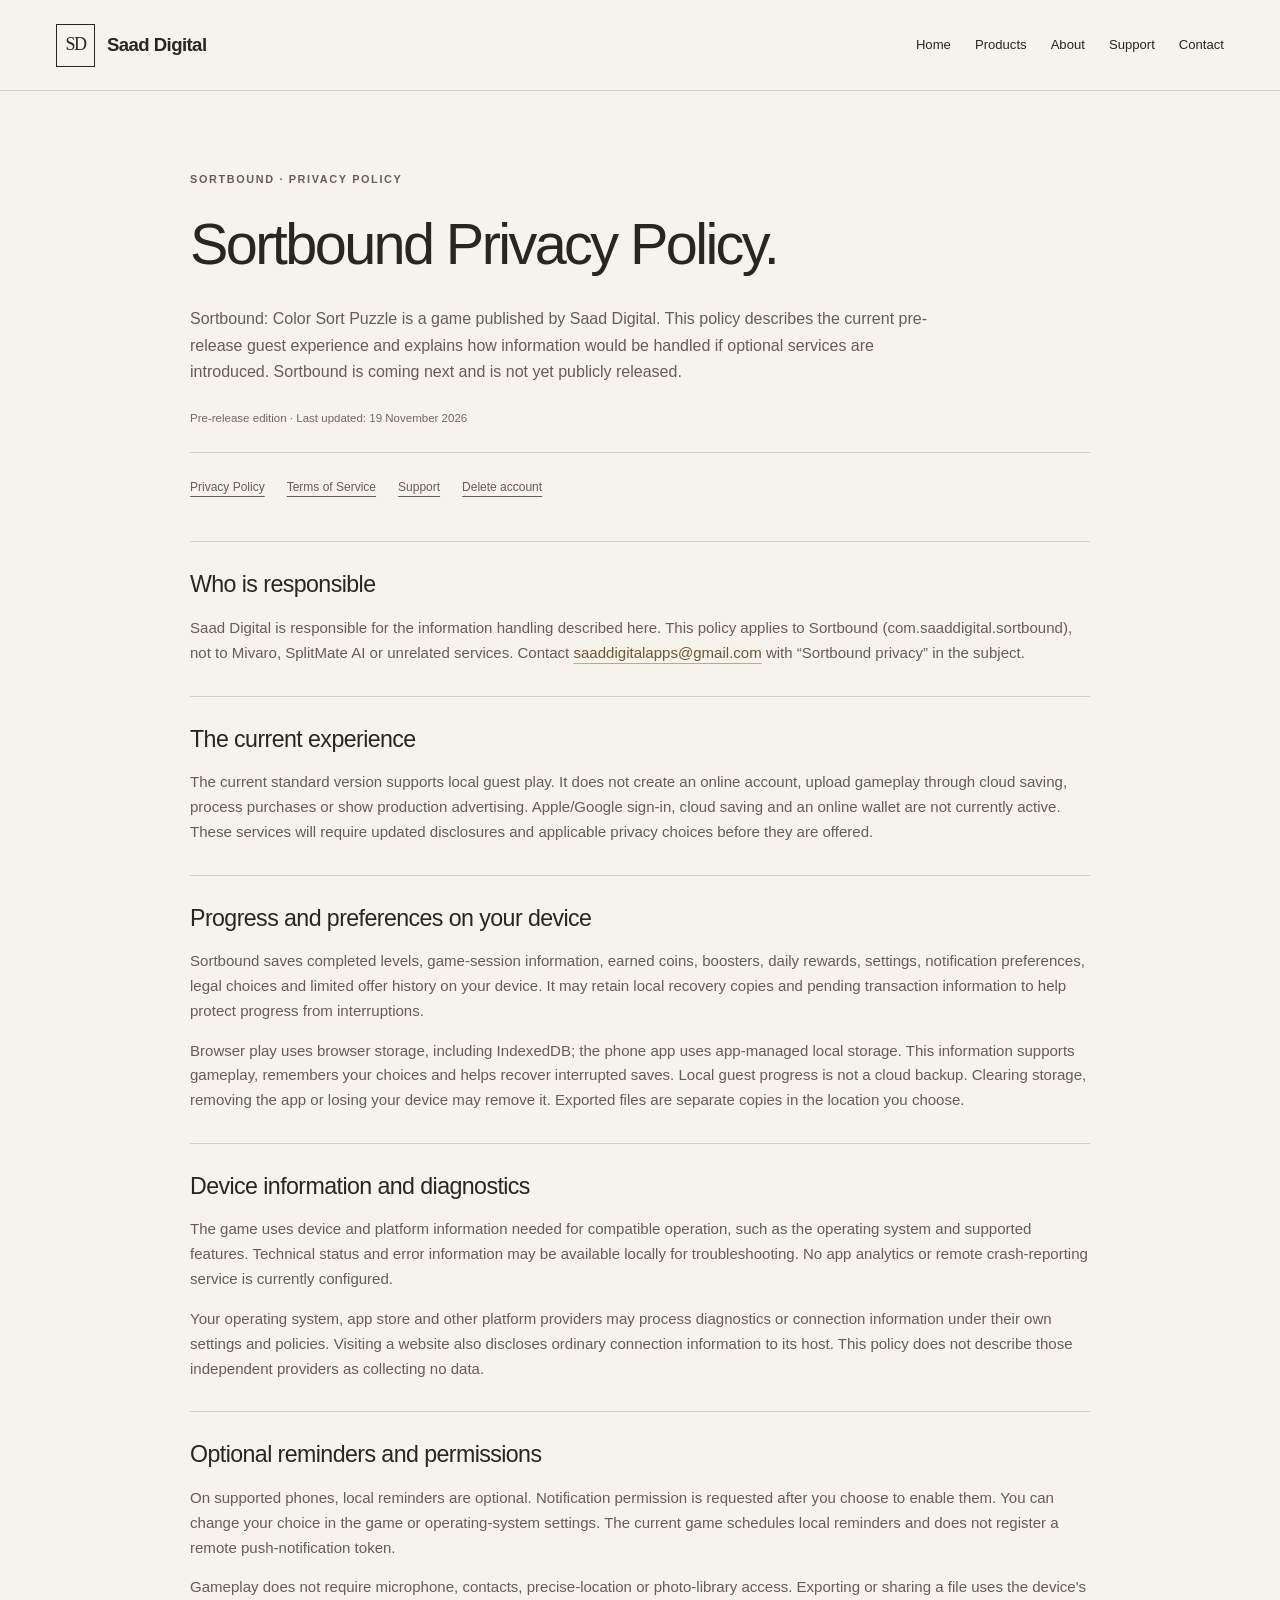
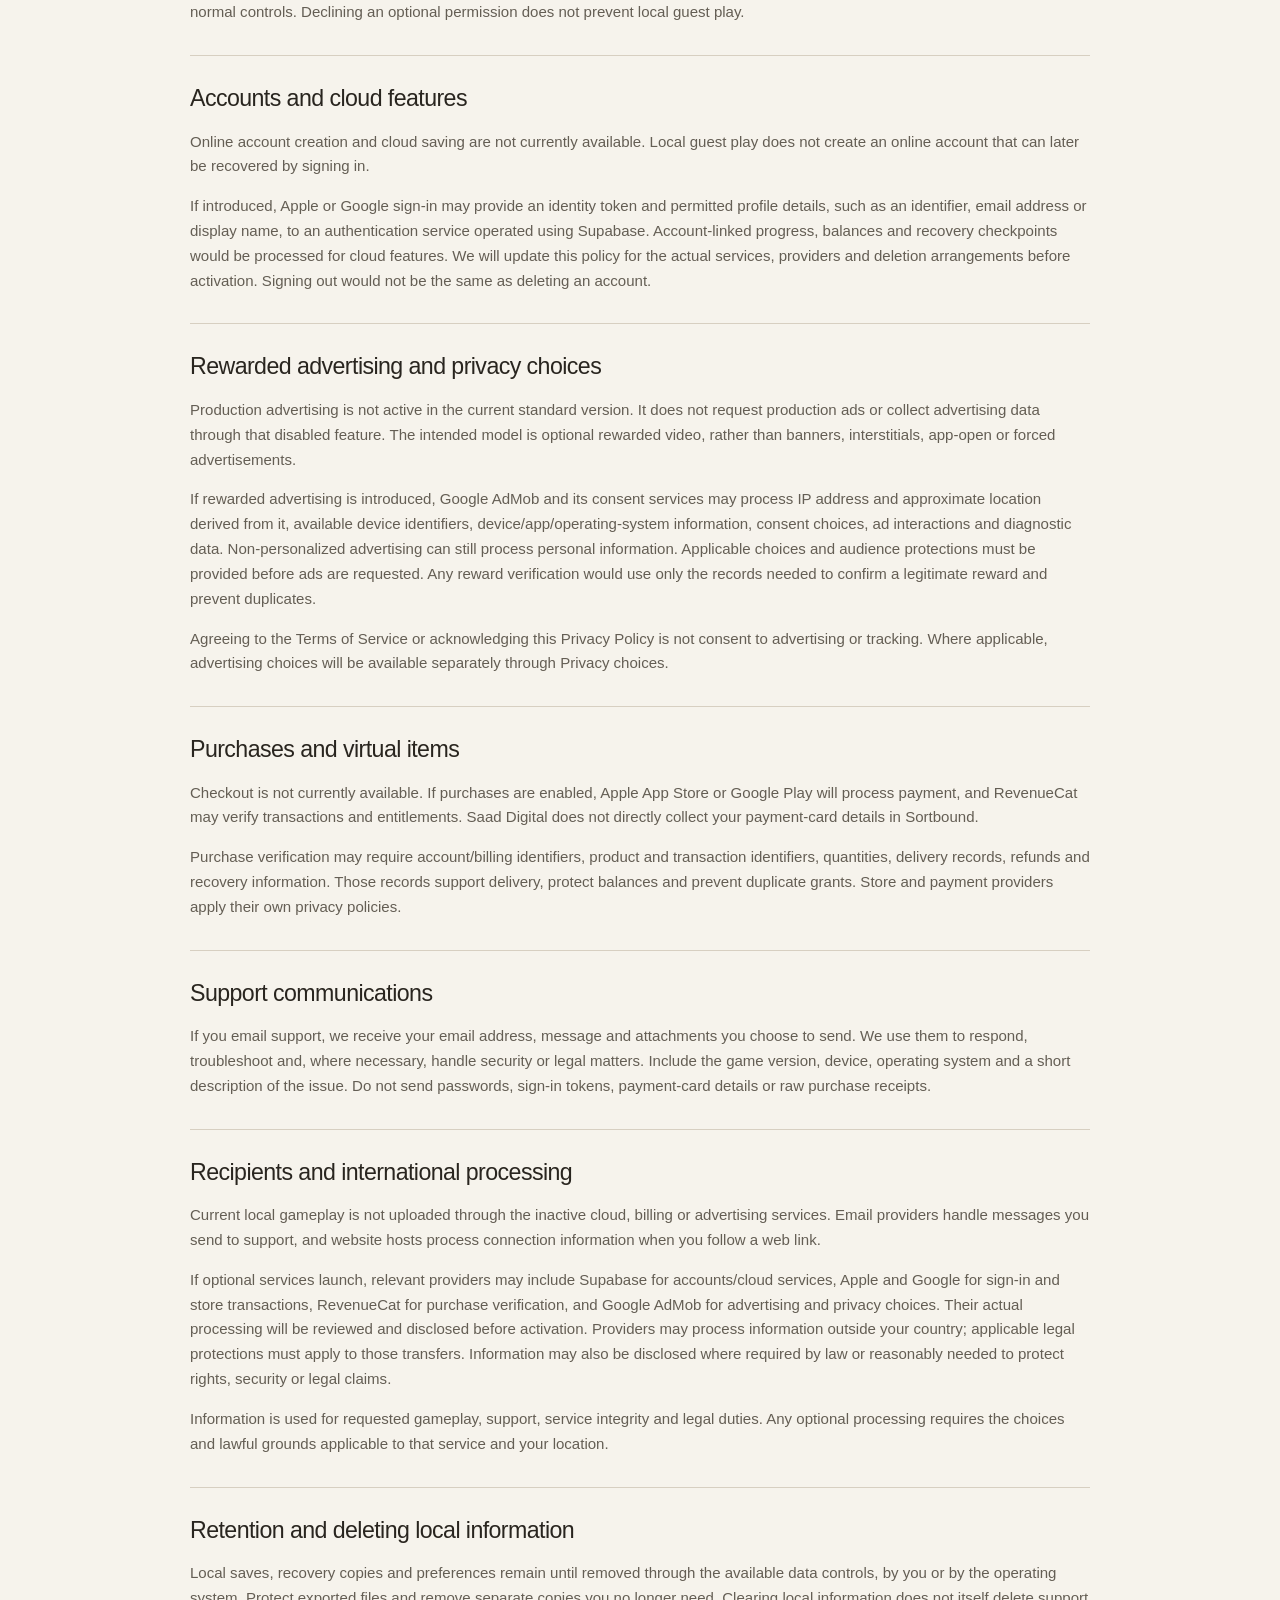
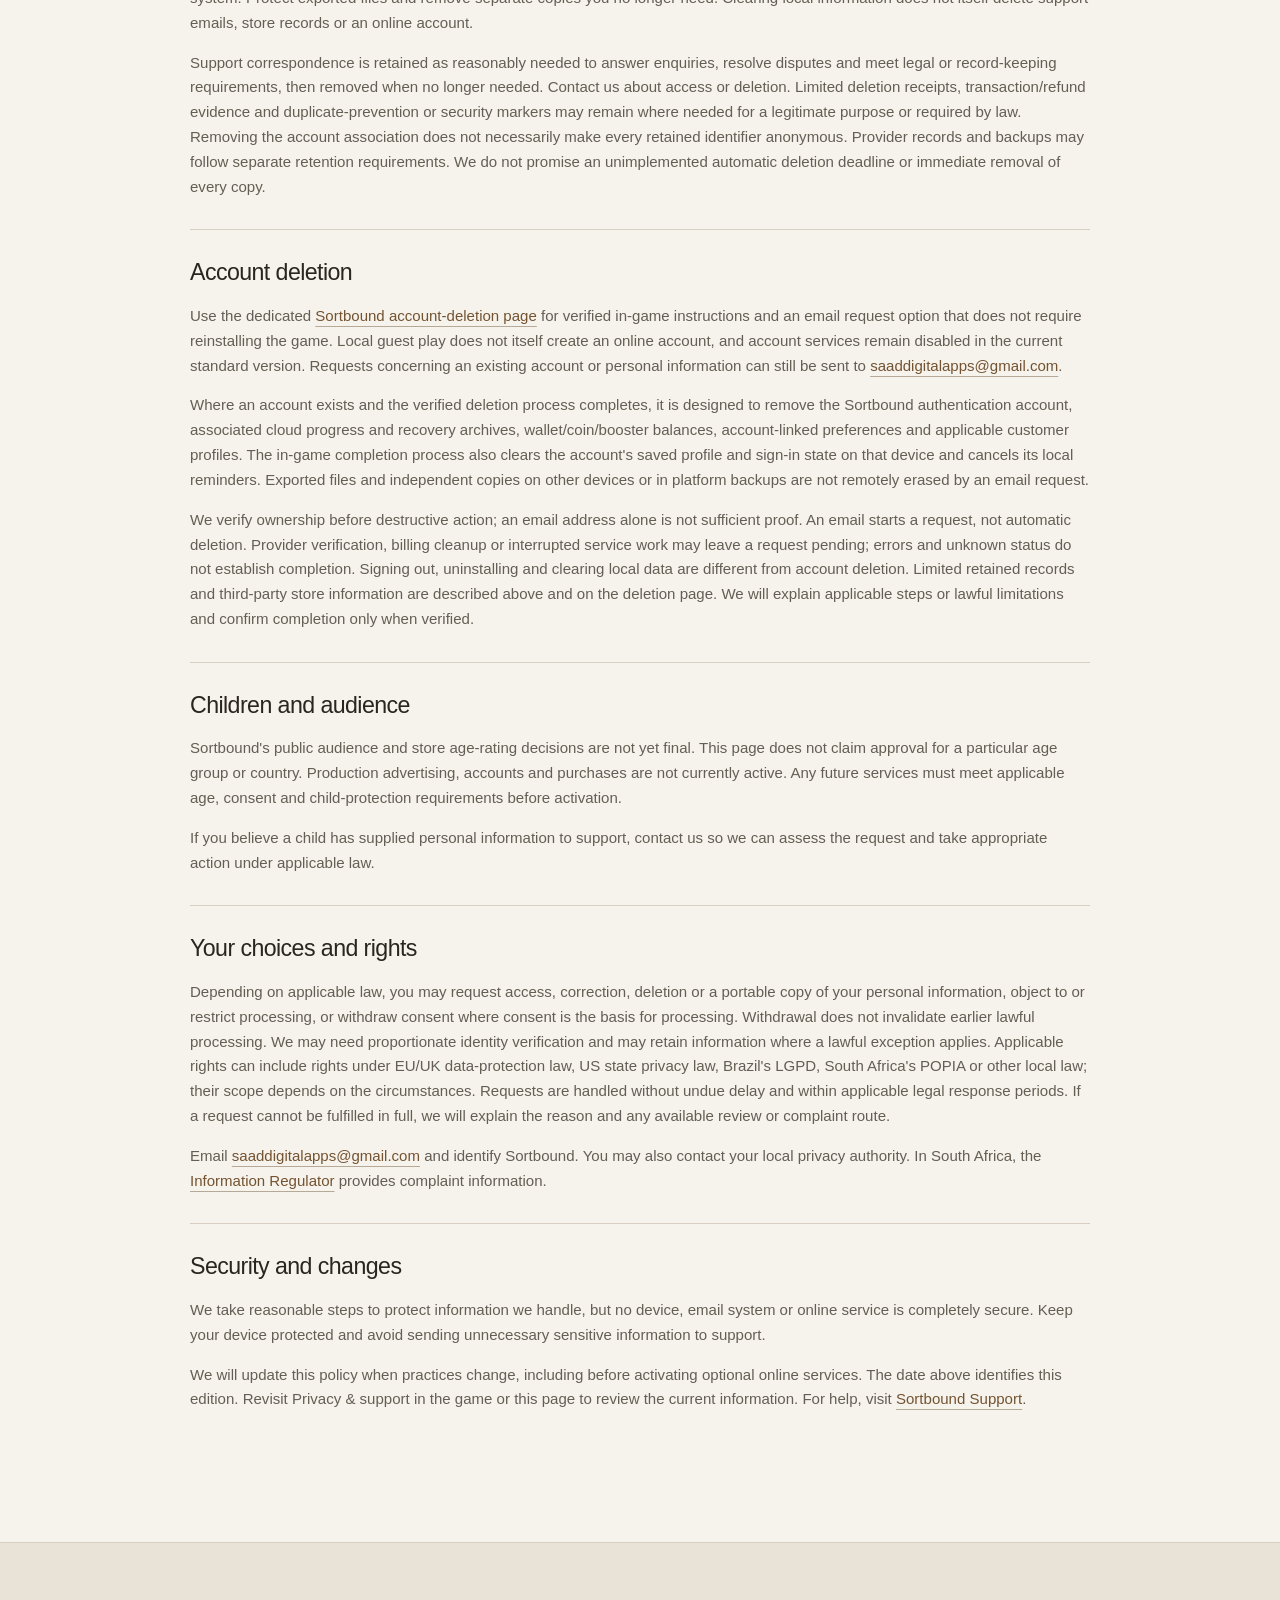
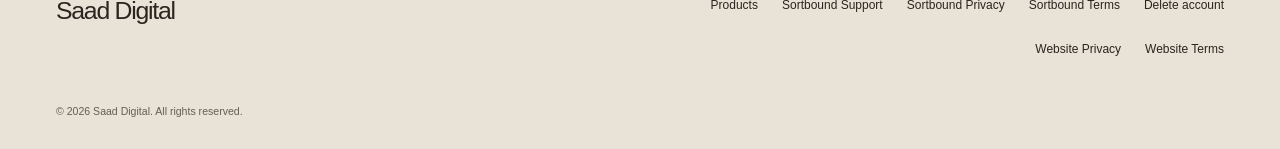
<file: sortbound-privacy.html>
<!doctype html>
<html lang="en">
  <head>
    <meta charset="utf-8" />
    <meta name="viewport" content="width=device-width, initial-scale=1" />
    <meta name="description" content="How Sortbound handles local game progress, settings, optional services and support information in its current pre-release version." />
    <meta name="theme-color" content="#f6f3ec" />
    <link rel="canonical" href="https://saaddigital.co.za/sortbound-privacy.html" />
    <meta property="og:title" content="Sortbound Privacy Policy | Saad Digital" />
    <meta property="og:description" content="How Sortbound handles local game progress, settings, optional services and support information in its current pre-release version." />
    <meta property="og:url" content="https://saaddigital.co.za/sortbound-privacy.html" />
    <meta property="og:type" content="website" />
    <title>Sortbound Privacy Policy | Saad Digital</title>
    <link rel="icon" type="image/svg+xml" href="/favicon.svg" />
    <link rel="stylesheet" href="/styles.css" />
    <script src="/script.js" defer></script>
  </head>
  <body>
    <a class="skip-link" href="#main">Skip to content</a>
    <header class="site-header" data-site-header><nav class="nav" aria-label="Primary navigation"><a class="brand" href="/" aria-label="Saad Digital home"><span class="brand-mark" aria-hidden="true">SD</span><span class="brand-name">Saad Digital</span></a><button class="nav-toggle" type="button" aria-expanded="false" aria-controls="primary-navigation" aria-label="Open navigation menu" data-nav-toggle><span aria-hidden="true"></span><span aria-hidden="true"></span><span aria-hidden="true"></span></button><div class="nav-menu" id="primary-navigation" data-nav-menu><a href="/">Home</a><a href="/#products">Products</a><a href="/#about">About</a><a href="/support.html">Support</a><a href="/#contact">Contact</a></div></nav></header>
    <main id="main">
      <section class="section-shell page-hero" aria-labelledby="page-title"><p class="eyebrow">Sortbound · Privacy Policy</p><h1 id="page-title">Sortbound Privacy Policy.</h1><p>Sortbound: Color Sort Puzzle is a game published by Saad Digital. This policy describes the current pre-release guest experience and explains how information would be handled if optional services are introduced. Sortbound is coming next and is not yet publicly released.</p><p class="legal-meta">Pre-release edition · Last updated: 19 November 2026</p><nav class="app-links" aria-label="Sortbound legal navigation"><a href="/sortbound-privacy.html">Privacy Policy</a><a href="/sortbound-terms.html">Terms of Service</a><a href="/support.html#sortbound">Support</a><a href="/sortbound/delete-account/">Delete account</a></nav></section>
      <div class="section-shell content-layout legal-content">
        <section class="legal-card" aria-labelledby="privacy-scope"><h2 id="privacy-scope">Who is responsible</h2><p>Saad Digital is responsible for the information handling described here. This policy applies to Sortbound (<span>com.saaddigital.sortbound</span>), not to Mivaro, SplitMate AI or unrelated services. Contact <a href="mailto:saaddigitalapps@gmail.com?subject=Sortbound%20Privacy">saaddigitalapps@gmail.com</a> with “Sortbound privacy” in the subject.</p></section>
        <section class="legal-card" aria-labelledby="privacy-current"><h2 id="privacy-current">The current experience</h2><p>The current standard version supports local guest play. It does not create an online account, upload gameplay through cloud saving, process purchases or show production advertising. Apple/Google sign-in, cloud saving and an online wallet are not currently active. These services will require updated disclosures and applicable privacy choices before they are offered.</p></section>
        <section class="legal-card" aria-labelledby="privacy-local"><h2 id="privacy-local">Progress and preferences on your device</h2><p>Sortbound saves completed levels, game-session information, earned coins, boosters, daily rewards, settings, notification preferences, legal choices and limited offer history on your device. It may retain local recovery copies and pending transaction information to help protect progress from interruptions.</p><p>Browser play uses browser storage, including IndexedDB; the phone app uses app-managed local storage. This information supports gameplay, remembers your choices and helps recover interrupted saves. Local guest progress is not a cloud backup. Clearing storage, removing the app or losing your device may remove it. Exported files are separate copies in the location you choose.</p></section>
        <section class="legal-card" aria-labelledby="privacy-device"><h2 id="privacy-device">Device information and diagnostics</h2><p>The game uses device and platform information needed for compatible operation, such as the operating system and supported features. Technical status and error information may be available locally for troubleshooting. No app analytics or remote crash-reporting service is currently configured.</p><p>Your operating system, app store and other platform providers may process diagnostics or connection information under their own settings and policies. Visiting a website also discloses ordinary connection information to its host. This policy does not describe those independent providers as collecting no data.</p></section>
        <section class="legal-card" aria-labelledby="privacy-notifications"><h2 id="privacy-notifications">Optional reminders and permissions</h2><p>On supported phones, local reminders are optional. Notification permission is requested after you choose to enable them. You can change your choice in the game or operating-system settings. The current game schedules local reminders and does not register a remote push-notification token.</p><p>Gameplay does not require microphone, contacts, precise-location or photo-library access. Exporting or sharing a file uses the device's normal controls. Declining an optional permission does not prevent local guest play.</p></section>
        <section class="legal-card" aria-labelledby="privacy-accounts"><h2 id="privacy-accounts">Accounts and cloud features</h2><p>Online account creation and cloud saving are not currently available. Local guest play does not create an online account that can later be recovered by signing in.</p><p>If introduced, Apple or Google sign-in may provide an identity token and permitted profile details, such as an identifier, email address or display name, to an authentication service operated using Supabase. Account-linked progress, balances and recovery checkpoints would be processed for cloud features. We will update this policy for the actual services, providers and deletion arrangements before activation. Signing out would not be the same as deleting an account.</p></section>
        <section class="legal-card" aria-labelledby="privacy-ads"><h2 id="privacy-ads">Rewarded advertising and privacy choices</h2><p>Production advertising is not active in the current standard version. It does not request production ads or collect advertising data through that disabled feature. The intended model is optional rewarded video, rather than banners, interstitials, app-open or forced advertisements.</p><p>If rewarded advertising is introduced, Google AdMob and its consent services may process IP address and approximate location derived from it, available device identifiers, device/app/operating-system information, consent choices, ad interactions and diagnostic data. Non-personalized advertising can still process personal information. Applicable choices and audience protections must be provided before ads are requested. Any reward verification would use only the records needed to confirm a legitimate reward and prevent duplicates.</p><p>Agreeing to the Terms of Service or acknowledging this Privacy Policy is not consent to advertising or tracking. Where applicable, advertising choices will be available separately through Privacy choices.</p></section>
        <section class="legal-card" aria-labelledby="privacy-purchases"><h2 id="privacy-purchases">Purchases and virtual items</h2><p>Checkout is not currently available. If purchases are enabled, Apple App Store or Google Play will process payment, and RevenueCat may verify transactions and entitlements. Saad Digital does not directly collect your payment-card details in Sortbound.</p><p>Purchase verification may require account/billing identifiers, product and transaction identifiers, quantities, delivery records, refunds and recovery information. Those records support delivery, protect balances and prevent duplicate grants. Store and payment providers apply their own privacy policies.</p></section>
        <section class="legal-card" aria-labelledby="privacy-support"><h2 id="privacy-support">Support communications</h2><p>If you email support, we receive your email address, message and attachments you choose to send. We use them to respond, troubleshoot and, where necessary, handle security or legal matters. Include the game version, device, operating system and a short description of the issue. Do not send passwords, sign-in tokens, payment-card details or raw purchase receipts.</p></section>
        <section class="legal-card" aria-labelledby="privacy-sharing"><h2 id="privacy-sharing">Recipients and international processing</h2><p>Current local gameplay is not uploaded through the inactive cloud, billing or advertising services. Email providers handle messages you send to support, and website hosts process connection information when you follow a web link.</p><p>If optional services launch, relevant providers may include Supabase for accounts/cloud services, Apple and Google for sign-in and store transactions, RevenueCat for purchase verification, and Google AdMob for advertising and privacy choices. Their actual processing will be reviewed and disclosed before activation. Providers may process information outside your country; applicable legal protections must apply to those transfers. Information may also be disclosed where required by law or reasonably needed to protect rights, security or legal claims.</p><p>Information is used for requested gameplay, support, service integrity and legal duties. Any optional processing requires the choices and lawful grounds applicable to that service and your location.</p></section>
        <section class="legal-card" aria-labelledby="privacy-retention"><h2 id="privacy-retention">Retention and deleting local information</h2><p>Local saves, recovery copies and preferences remain until removed through the available data controls, by you or by the operating system. Protect exported files and remove separate copies you no longer need. Clearing local information does not itself delete support emails, store records or an online account.</p><p>Support correspondence is retained as reasonably needed to answer enquiries, resolve disputes and meet legal or record-keeping requirements, then removed when no longer needed. Contact us about access or deletion. Limited deletion receipts, transaction/refund evidence and duplicate-prevention or security markers may remain where needed for a legitimate purpose or required by law. Removing the account association does not necessarily make every retained identifier anonymous. Provider records and backups may follow separate retention requirements. We do not promise an unimplemented automatic deletion deadline or immediate removal of every copy.</p></section>
        <section class="legal-card" aria-labelledby="privacy-account-deletion"><h2 id="privacy-account-deletion">Account deletion</h2><p>Use the dedicated <a href="/sortbound/delete-account/">Sortbound account-deletion page</a> for verified in-game instructions and an email request option that does not require reinstalling the game. Local guest play does not itself create an online account, and account services remain disabled in the current standard version. Requests concerning an existing account or personal information can still be sent to <a href="mailto:saaddigitalapps@gmail.com?subject=Sortbound%20Account%20Deletion%20Request">saaddigitalapps@gmail.com</a>.</p><p>Where an account exists and the verified deletion process completes, it is designed to remove the Sortbound authentication account, associated cloud progress and recovery archives, wallet/coin/booster balances, account-linked preferences and applicable customer profiles. The in-game completion process also clears the account's saved profile and sign-in state on that device and cancels its local reminders. Exported files and independent copies on other devices or in platform backups are not remotely erased by an email request.</p><p>We verify ownership before destructive action; an email address alone is not sufficient proof. An email starts a request, not automatic deletion. Provider verification, billing cleanup or interrupted service work may leave a request pending; errors and unknown status do not establish completion. Signing out, uninstalling and clearing local data are different from account deletion. Limited retained records and third-party store information are described above and on the deletion page. We will explain applicable steps or lawful limitations and confirm completion only when verified.</p></section>
        <section class="legal-card" aria-labelledby="privacy-children"><h2 id="privacy-children">Children and audience</h2><p>Sortbound's public audience and store age-rating decisions are not yet final. This page does not claim approval for a particular age group or country. Production advertising, accounts and purchases are not currently active. Any future services must meet applicable age, consent and child-protection requirements before activation.</p><p>If you believe a child has supplied personal information to support, contact us so we can assess the request and take appropriate action under applicable law.</p></section>
        <section class="legal-card" aria-labelledby="privacy-rights"><h2 id="privacy-rights">Your choices and rights</h2><p>Depending on applicable law, you may request access, correction, deletion or a portable copy of your personal information, object to or restrict processing, or withdraw consent where consent is the basis for processing. Withdrawal does not invalidate earlier lawful processing. We may need proportionate identity verification and may retain information where a lawful exception applies. Applicable rights can include rights under EU/UK data-protection law, US state privacy law, Brazil's LGPD, South Africa's POPIA or other local law; their scope depends on the circumstances. Requests are handled without undue delay and within applicable legal response periods. If a request cannot be fulfilled in full, we will explain the reason and any available review or complaint route.</p><p>Email <a href="mailto:saaddigitalapps@gmail.com?subject=Sortbound%20Privacy%20Request">saaddigitalapps@gmail.com</a> and identify Sortbound. You may also contact your local privacy authority. In South Africa, the <a href="https://inforegulator.org.za/complaints/" rel="noopener noreferrer">Information Regulator</a> provides complaint information.</p></section>
        <section class="legal-card" aria-labelledby="privacy-security"><h2 id="privacy-security">Security and changes</h2><p>We take reasonable steps to protect information we handle, but no device, email system or online service is completely secure. Keep your device protected and avoid sending unnecessary sensitive information to support.</p><p>We will update this policy when practices change, including before activating optional online services. The date above identifies this edition. Revisit Privacy &amp; support in the game or this page to review the current information. For help, visit <a href="/support.html#sortbound">Sortbound Support</a>.</p></section>
      </div>
    </main>
    <footer class="site-footer"><div class="footer-inner"><a class="footer-brand" href="/">Saad Digital</a><nav class="footer-links" aria-label="Footer navigation"><a href="/#products">Products</a><a href="/support.html#sortbound">Sortbound Support</a><a href="/sortbound-privacy.html">Sortbound Privacy</a><a href="/sortbound-terms.html">Sortbound Terms</a><a href="/sortbound/delete-account/">Delete account</a><a href="/privacy.html">Website Privacy</a><a href="/terms.html">Website Terms</a></nav><p>&copy; <span data-current-year>2026</span> Saad Digital. All rights reserved.</p></div></footer>
  </body>
</html>
</file>
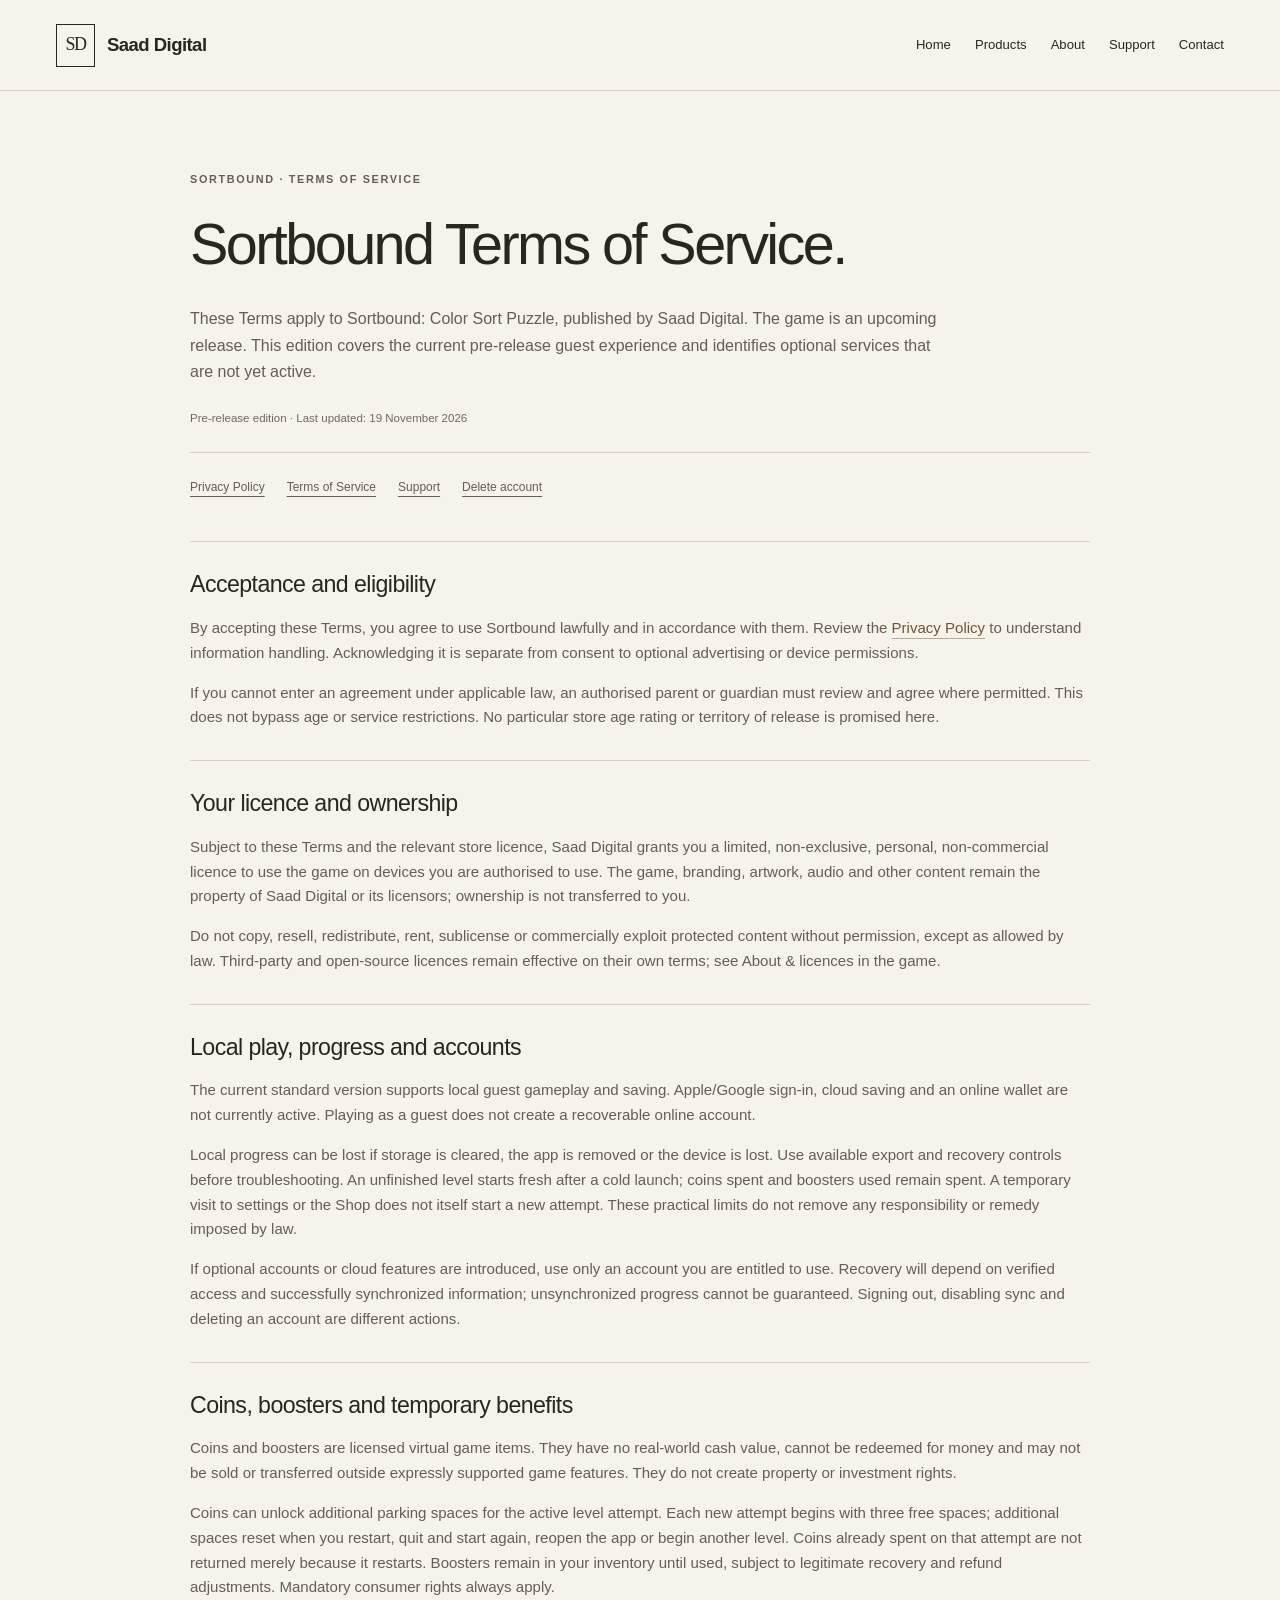
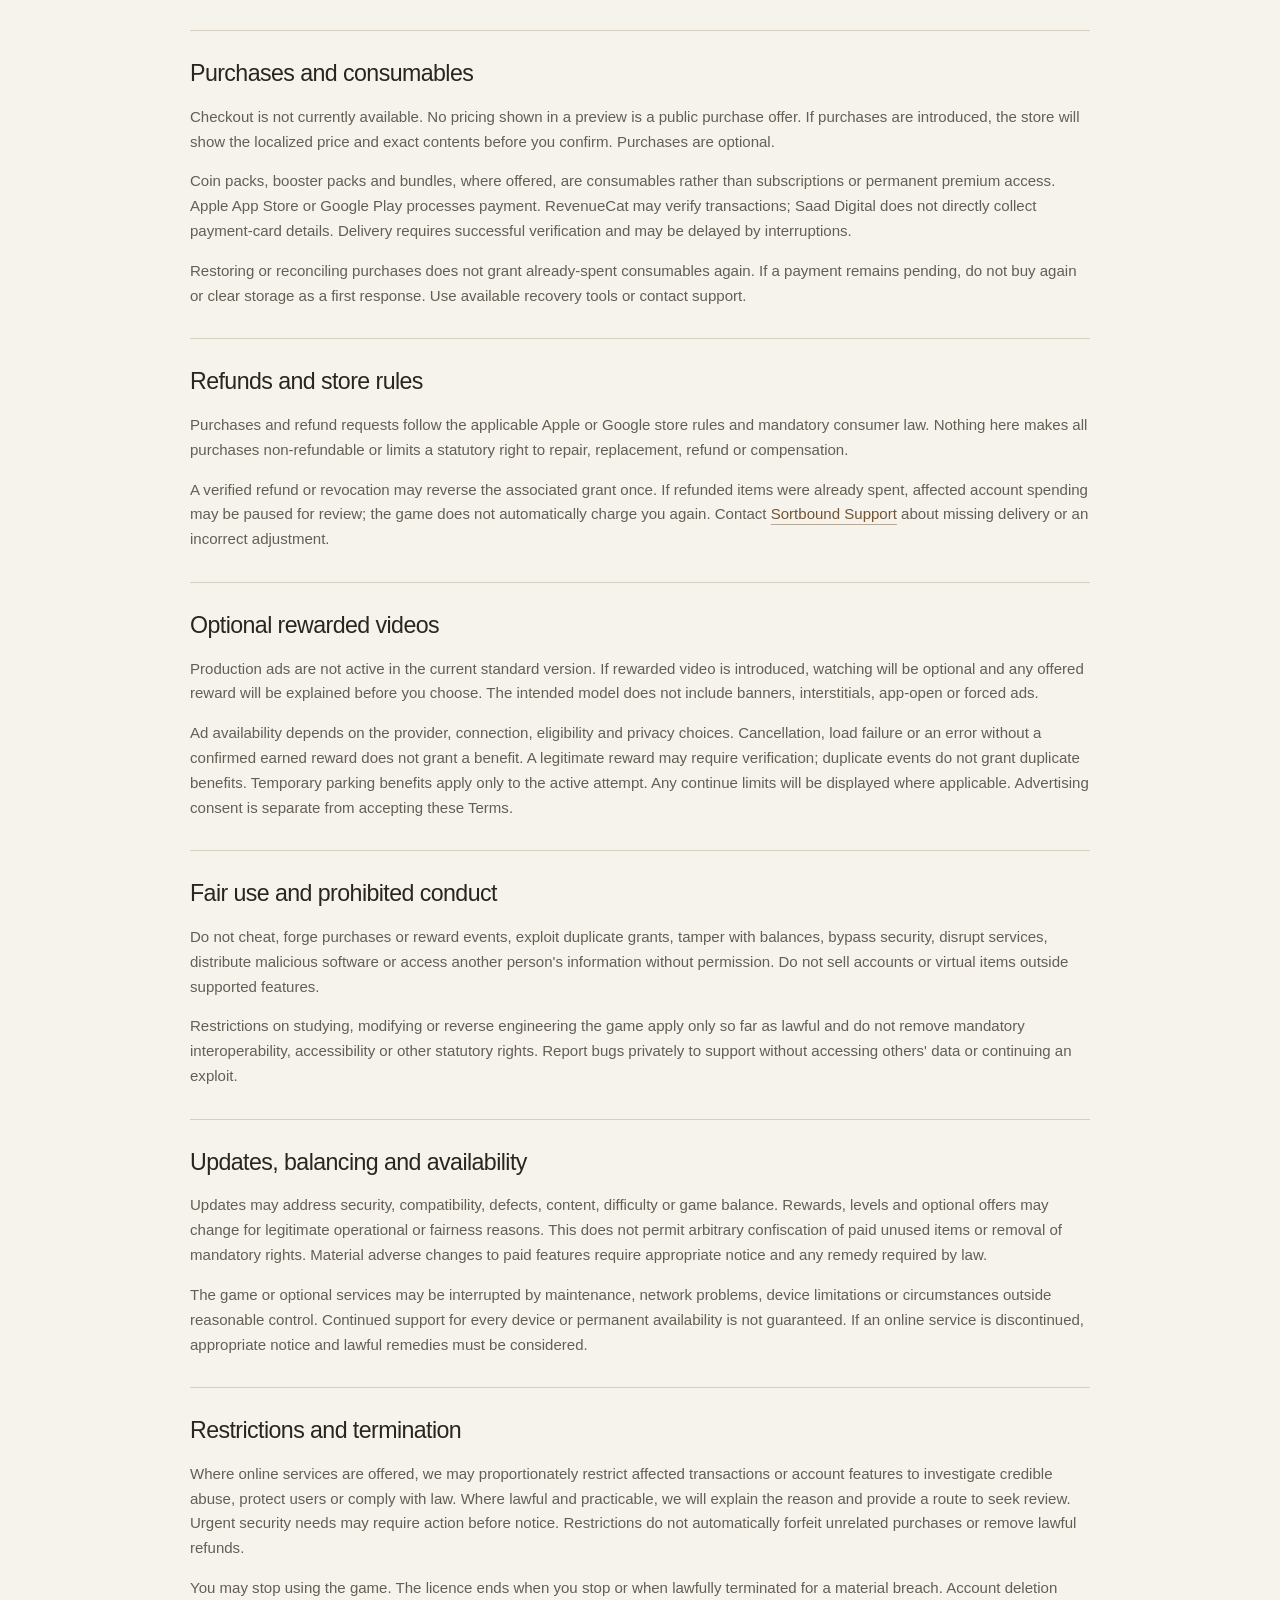
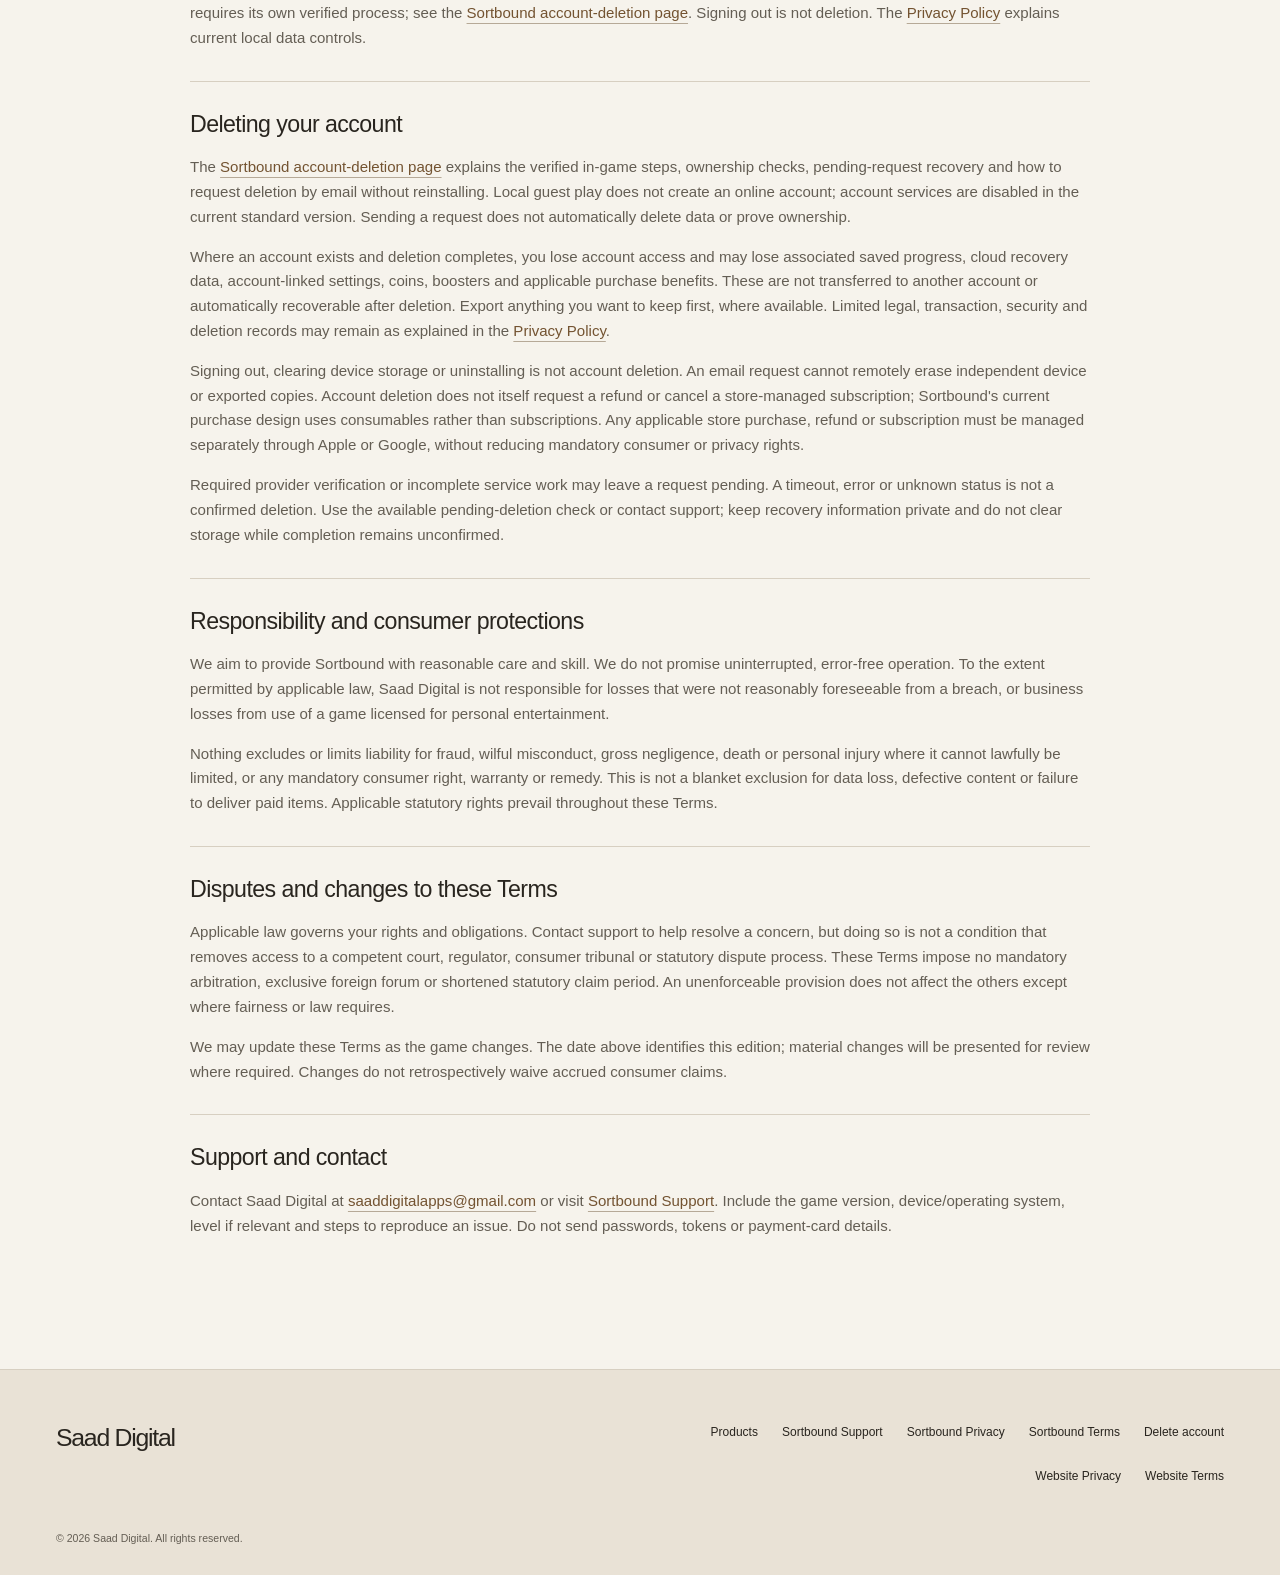
<file: sortbound-terms.html>
<!doctype html>
<html lang="en">
  <head>
    <meta charset="utf-8" />
    <meta name="viewport" content="width=device-width, initial-scale=1" />
    <meta name="description" content="Terms for Sortbound guest gameplay, local progress, coins, boosters, optional purchases, rewarded video and consumer rights." />
    <meta name="theme-color" content="#f6f3ec" />
    <link rel="canonical" href="https://saaddigital.co.za/sortbound-terms.html" />
    <meta property="og:title" content="Sortbound Terms of Service | Saad Digital" />
    <meta property="og:description" content="Terms for Sortbound guest gameplay, local progress, coins, boosters, optional purchases, rewarded video and consumer rights." />
    <meta property="og:url" content="https://saaddigital.co.za/sortbound-terms.html" />
    <meta property="og:type" content="website" />
    <title>Sortbound Terms of Service | Saad Digital</title>
    <link rel="icon" type="image/svg+xml" href="/favicon.svg" />
    <link rel="stylesheet" href="/styles.css" />
    <script src="/script.js" defer></script>
  </head>
  <body>
    <a class="skip-link" href="#main">Skip to content</a>
    <header class="site-header" data-site-header><nav class="nav" aria-label="Primary navigation"><a class="brand" href="/" aria-label="Saad Digital home"><span class="brand-mark" aria-hidden="true">SD</span><span class="brand-name">Saad Digital</span></a><button class="nav-toggle" type="button" aria-expanded="false" aria-controls="primary-navigation" aria-label="Open navigation menu" data-nav-toggle><span aria-hidden="true"></span><span aria-hidden="true"></span><span aria-hidden="true"></span></button><div class="nav-menu" id="primary-navigation" data-nav-menu><a href="/">Home</a><a href="/#products">Products</a><a href="/#about">About</a><a href="/support.html">Support</a><a href="/#contact">Contact</a></div></nav></header>
    <main id="main">
      <section class="section-shell page-hero" aria-labelledby="page-title"><p class="eyebrow">Sortbound · Terms of Service</p><h1 id="page-title">Sortbound Terms of Service.</h1><p>These Terms apply to Sortbound: Color Sort Puzzle, published by Saad Digital. The game is an upcoming release. This edition covers the current pre-release guest experience and identifies optional services that are not yet active.</p><p class="legal-meta">Pre-release edition · Last updated: 19 November 2026</p><nav class="app-links" aria-label="Sortbound legal navigation"><a href="/sortbound-privacy.html">Privacy Policy</a><a href="/sortbound-terms.html">Terms of Service</a><a href="/support.html#sortbound">Support</a><a href="/sortbound/delete-account/">Delete account</a></nav></section>
      <div class="section-shell content-layout legal-content">
        <section class="legal-card" aria-labelledby="terms-agreement"><h2 id="terms-agreement">Acceptance and eligibility</h2><p>By accepting these Terms, you agree to use Sortbound lawfully and in accordance with them. Review the <a href="/sortbound-privacy.html">Privacy Policy</a> to understand information handling. Acknowledging it is separate from consent to optional advertising or device permissions.</p><p>If you cannot enter an agreement under applicable law, an authorised parent or guardian must review and agree where permitted. This does not bypass age or service restrictions. No particular store age rating or territory of release is promised here.</p></section>
        <section class="legal-card" aria-labelledby="terms-licence"><h2 id="terms-licence">Your licence and ownership</h2><p>Subject to these Terms and the relevant store licence, Saad Digital grants you a limited, non-exclusive, personal, non-commercial licence to use the game on devices you are authorised to use. The game, branding, artwork, audio and other content remain the property of Saad Digital or its licensors; ownership is not transferred to you.</p><p>Do not copy, resell, redistribute, rent, sublicense or commercially exploit protected content without permission, except as allowed by law. Third-party and open-source licences remain effective on their own terms; see About &amp; licences in the game.</p></section>
        <section class="legal-card" aria-labelledby="terms-current"><h2 id="terms-current">Local play, progress and accounts</h2><p>The current standard version supports local guest gameplay and saving. Apple/Google sign-in, cloud saving and an online wallet are not currently active. Playing as a guest does not create a recoverable online account.</p><p>Local progress can be lost if storage is cleared, the app is removed or the device is lost. Use available export and recovery controls before troubleshooting. An unfinished level starts fresh after a cold launch; coins spent and boosters used remain spent. A temporary visit to settings or the Shop does not itself start a new attempt. These practical limits do not remove any responsibility or remedy imposed by law.</p><p>If optional accounts or cloud features are introduced, use only an account you are entitled to use. Recovery will depend on verified access and successfully synchronized information; unsynchronized progress cannot be guaranteed. Signing out, disabling sync and deleting an account are different actions.</p></section>
        <section class="legal-card" aria-labelledby="terms-items"><h2 id="terms-items">Coins, boosters and temporary benefits</h2><p>Coins and boosters are licensed virtual game items. They have no real-world cash value, cannot be redeemed for money and may not be sold or transferred outside expressly supported game features. They do not create property or investment rights.</p><p>Coins can unlock additional parking spaces for the active level attempt. Each new attempt begins with three free spaces; additional spaces reset when you restart, quit and start again, reopen the app or begin another level. Coins already spent on that attempt are not returned merely because it restarts. Boosters remain in your inventory until used, subject to legitimate recovery and refund adjustments. Mandatory consumer rights always apply.</p></section>
        <section class="legal-card" aria-labelledby="terms-checkout"><h2 id="terms-checkout">Purchases and consumables</h2><p>Checkout is not currently available. No pricing shown in a preview is a public purchase offer. If purchases are introduced, the store will show the localized price and exact contents before you confirm. Purchases are optional.</p><p>Coin packs, booster packs and bundles, where offered, are consumables rather than subscriptions or permanent premium access. Apple App Store or Google Play processes payment. RevenueCat may verify transactions; Saad Digital does not directly collect payment-card details. Delivery requires successful verification and may be delayed by interruptions.</p><p>Restoring or reconciling purchases does not grant already-spent consumables again. If a payment remains pending, do not buy again or clear storage as a first response. Use available recovery tools or contact support.</p></section>
        <section class="legal-card" aria-labelledby="terms-refunds"><h2 id="terms-refunds">Refunds and store rules</h2><p>Purchases and refund requests follow the applicable Apple or Google store rules and mandatory consumer law. Nothing here makes all purchases non-refundable or limits a statutory right to repair, replacement, refund or compensation.</p><p>A verified refund or revocation may reverse the associated grant once. If refunded items were already spent, affected account spending may be paused for review; the game does not automatically charge you again. Contact <a href="/support.html#sortbound">Sortbound Support</a> about missing delivery or an incorrect adjustment.</p></section>
        <section class="legal-card" aria-labelledby="terms-rewarded"><h2 id="terms-rewarded">Optional rewarded videos</h2><p>Production ads are not active in the current standard version. If rewarded video is introduced, watching will be optional and any offered reward will be explained before you choose. The intended model does not include banners, interstitials, app-open or forced ads.</p><p>Ad availability depends on the provider, connection, eligibility and privacy choices. Cancellation, load failure or an error without a confirmed earned reward does not grant a benefit. A legitimate reward may require verification; duplicate events do not grant duplicate benefits. Temporary parking benefits apply only to the active attempt. Any continue limits will be displayed where applicable. Advertising consent is separate from accepting these Terms.</p></section>
        <section class="legal-card" aria-labelledby="terms-fair-use"><h2 id="terms-fair-use">Fair use and prohibited conduct</h2><p>Do not cheat, forge purchases or reward events, exploit duplicate grants, tamper with balances, bypass security, disrupt services, distribute malicious software or access another person's information without permission. Do not sell accounts or virtual items outside supported features.</p><p>Restrictions on studying, modifying or reverse engineering the game apply only so far as lawful and do not remove mandatory interoperability, accessibility or other statutory rights. Report bugs privately to support without accessing others' data or continuing an exploit.</p></section>
        <section class="legal-card" aria-labelledby="terms-availability"><h2 id="terms-availability">Updates, balancing and availability</h2><p>Updates may address security, compatibility, defects, content, difficulty or game balance. Rewards, levels and optional offers may change for legitimate operational or fairness reasons. This does not permit arbitrary confiscation of paid unused items or removal of mandatory rights. Material adverse changes to paid features require appropriate notice and any remedy required by law.</p><p>The game or optional services may be interrupted by maintenance, network problems, device limitations or circumstances outside reasonable control. Continued support for every device or permanent availability is not guaranteed. If an online service is discontinued, appropriate notice and lawful remedies must be considered.</p></section>
        <section class="legal-card" aria-labelledby="terms-suspension"><h2 id="terms-suspension">Restrictions and termination</h2><p>Where online services are offered, we may proportionately restrict affected transactions or account features to investigate credible abuse, protect users or comply with law. Where lawful and practicable, we will explain the reason and provide a route to seek review. Urgent security needs may require action before notice. Restrictions do not automatically forfeit unrelated purchases or remove lawful refunds.</p><p>You may stop using the game. The licence ends when you stop or when lawfully terminated for a material breach. Account deletion requires its own verified process; see the <a href="/sortbound/delete-account/">Sortbound account-deletion page</a>. Signing out is not deletion. The <a href="/sortbound-privacy.html">Privacy Policy</a> explains current local data controls.</p></section>
        <section class="legal-card" aria-labelledby="terms-account-deletion"><h2 id="terms-account-deletion">Deleting your account</h2><p>The <a href="/sortbound/delete-account/">Sortbound account-deletion page</a> explains the verified in-game steps, ownership checks, pending-request recovery and how to request deletion by email without reinstalling. Local guest play does not create an online account; account services are disabled in the current standard version. Sending a request does not automatically delete data or prove ownership.</p><p>Where an account exists and deletion completes, you lose account access and may lose associated saved progress, cloud recovery data, account-linked settings, coins, boosters and applicable purchase benefits. These are not transferred to another account or automatically recoverable after deletion. Export anything you want to keep first, where available. Limited legal, transaction, security and deletion records may remain as explained in the <a href="/sortbound-privacy.html#privacy-account-deletion">Privacy Policy</a>.</p><p>Signing out, clearing device storage or uninstalling is not account deletion. An email request cannot remotely erase independent device or exported copies. Account deletion does not itself request a refund or cancel a store-managed subscription; Sortbound's current purchase design uses consumables rather than subscriptions. Any applicable store purchase, refund or subscription must be managed separately through Apple or Google, without reducing mandatory consumer or privacy rights.</p><p>Required provider verification or incomplete service work may leave a request pending. A timeout, error or unknown status is not a confirmed deletion. Use the available pending-deletion check or contact support; keep recovery information private and do not clear storage while completion remains unconfirmed.</p></section>
        <section class="legal-card" aria-labelledby="terms-responsibility"><h2 id="terms-responsibility">Responsibility and consumer protections</h2><p>We aim to provide Sortbound with reasonable care and skill. We do not promise uninterrupted, error-free operation. To the extent permitted by applicable law, Saad Digital is not responsible for losses that were not reasonably foreseeable from a breach, or business losses from use of a game licensed for personal entertainment.</p><p>Nothing excludes or limits liability for fraud, wilful misconduct, gross negligence, death or personal injury where it cannot lawfully be limited, or any mandatory consumer right, warranty or remedy. This is not a blanket exclusion for data loss, defective content or failure to deliver paid items. Applicable statutory rights prevail throughout these Terms.</p></section>
        <section class="legal-card" aria-labelledby="terms-law"><h2 id="terms-law">Disputes and changes to these Terms</h2><p>Applicable law governs your rights and obligations. Contact support to help resolve a concern, but doing so is not a condition that removes access to a competent court, regulator, consumer tribunal or statutory dispute process. These Terms impose no mandatory arbitration, exclusive foreign forum or shortened statutory claim period. An unenforceable provision does not affect the others except where fairness or law requires.</p><p>We may update these Terms as the game changes. The date above identifies this edition; material changes will be presented for review where required. Changes do not retrospectively waive accrued consumer claims.</p></section>
        <section class="legal-card" aria-labelledby="terms-contact"><h2 id="terms-contact">Support and contact</h2><p>Contact Saad Digital at <a href="mailto:saaddigitalapps@gmail.com?subject=Sortbound%20Support">saaddigitalapps@gmail.com</a> or visit <a href="/support.html#sortbound">Sortbound Support</a>. Include the game version, device/operating system, level if relevant and steps to reproduce an issue. Do not send passwords, tokens or payment-card details.</p></section>
      </div>
    </main>
    <footer class="site-footer"><div class="footer-inner"><a class="footer-brand" href="/">Saad Digital</a><nav class="footer-links" aria-label="Footer navigation"><a href="/#products">Products</a><a href="/support.html#sortbound">Sortbound Support</a><a href="/sortbound-privacy.html">Sortbound Privacy</a><a href="/sortbound-terms.html">Sortbound Terms</a><a href="/sortbound/delete-account/">Delete account</a><a href="/privacy.html">Website Privacy</a><a href="/terms.html">Website Terms</a></nav><p>&copy; <span data-current-year>2026</span> Saad Digital. All rights reserved.</p></div></footer>
  </body>
</html>
</file>
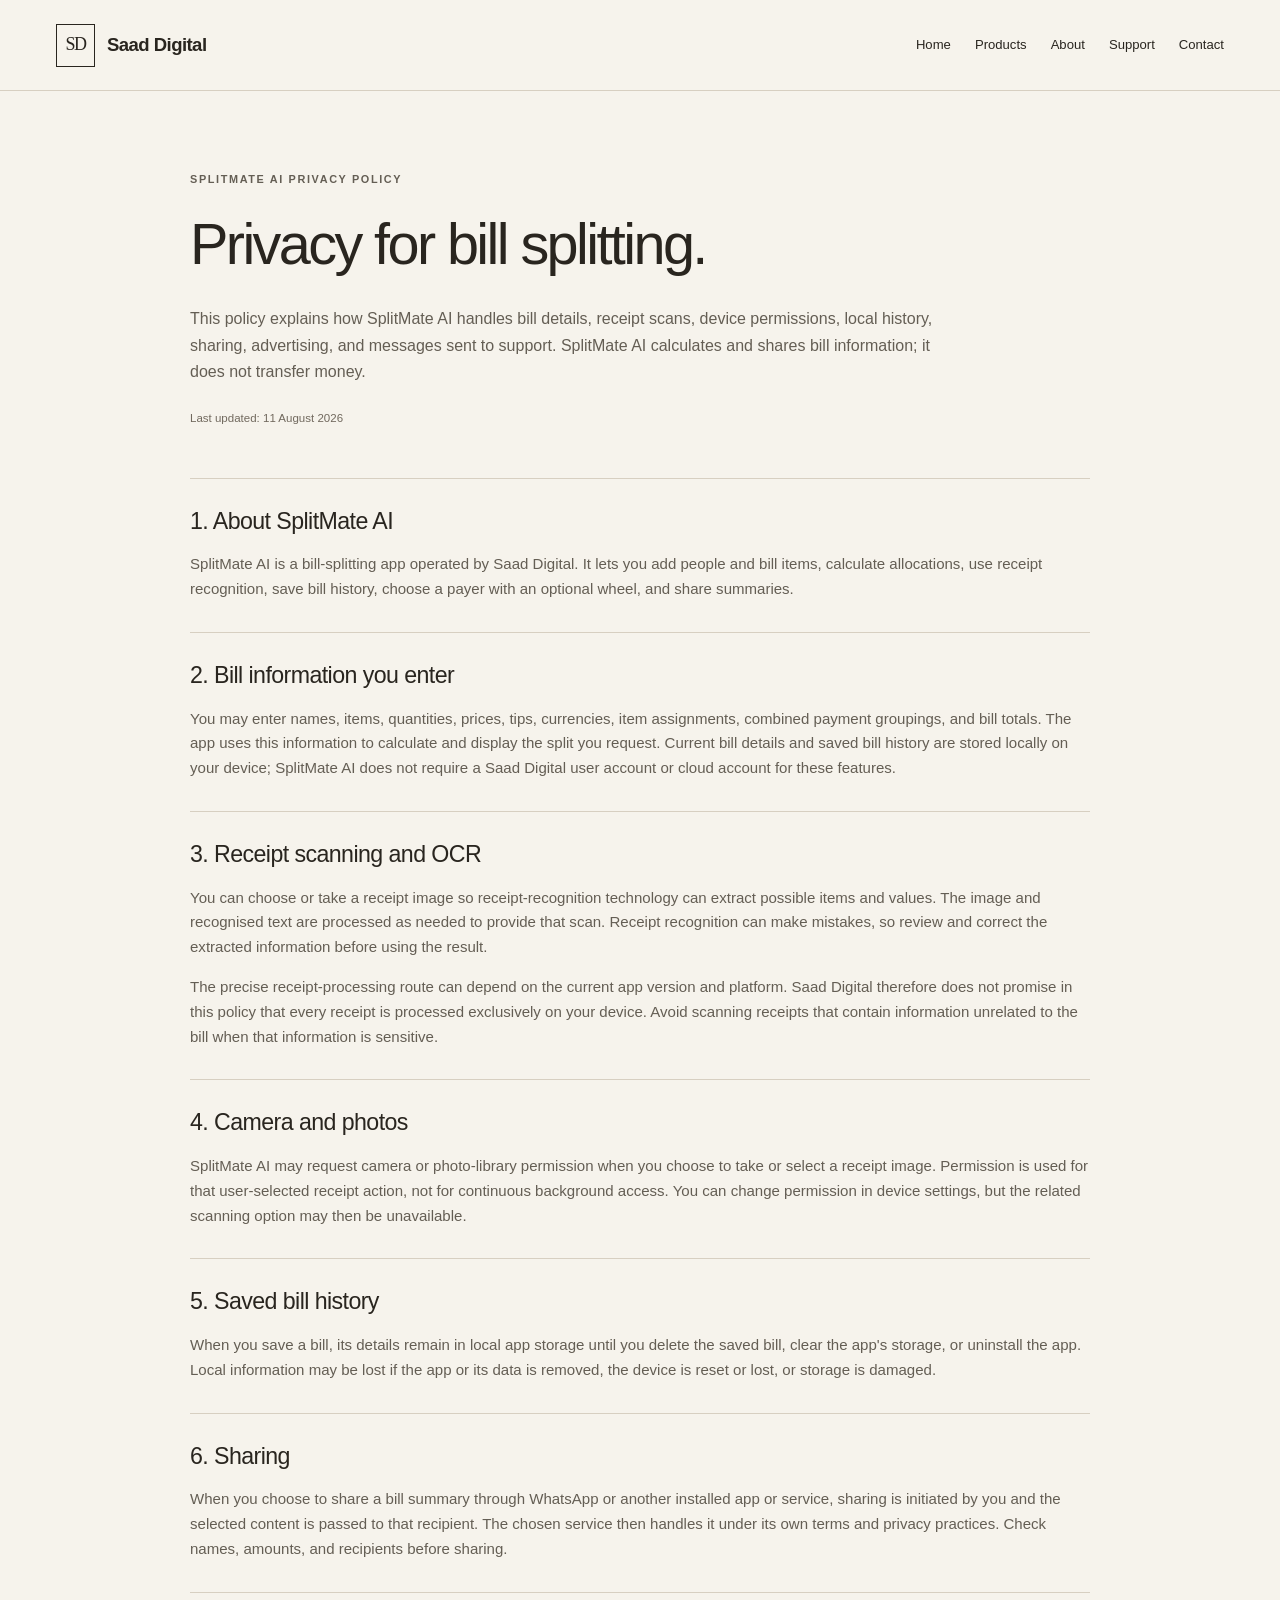
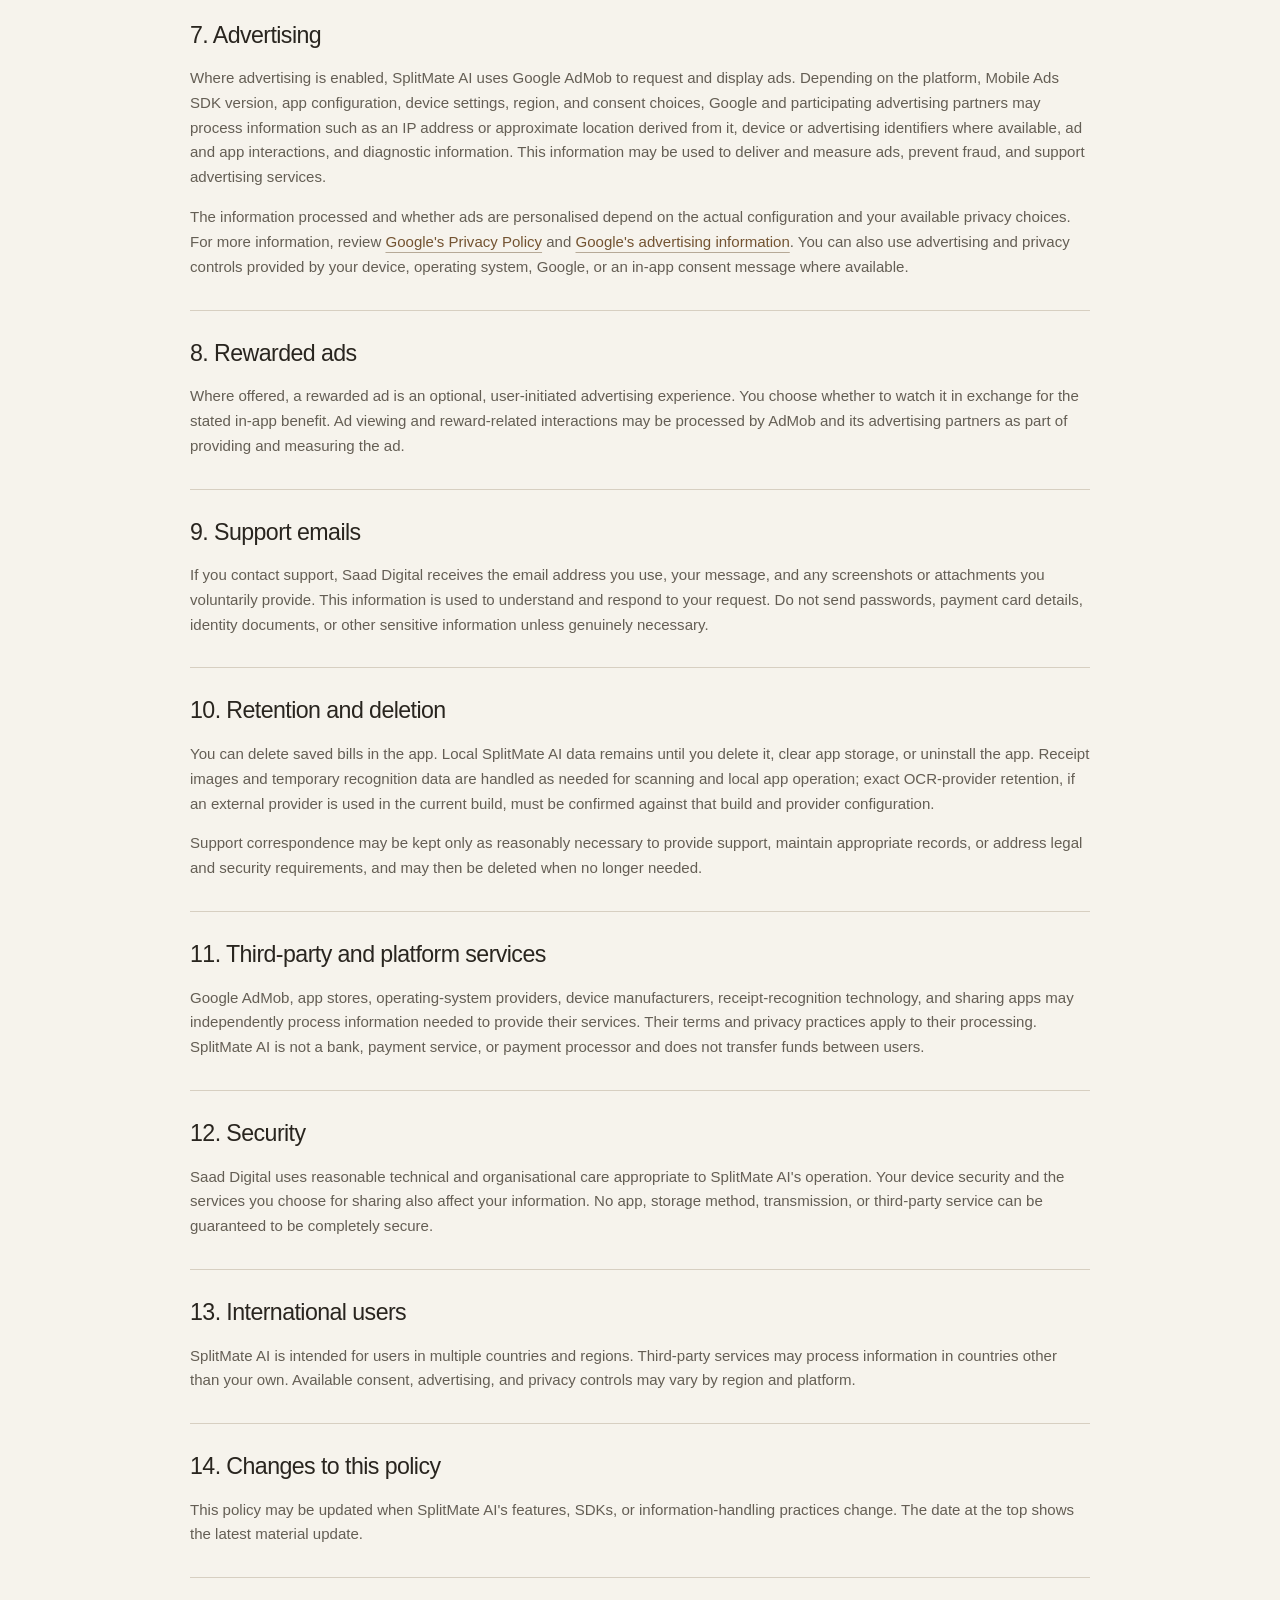
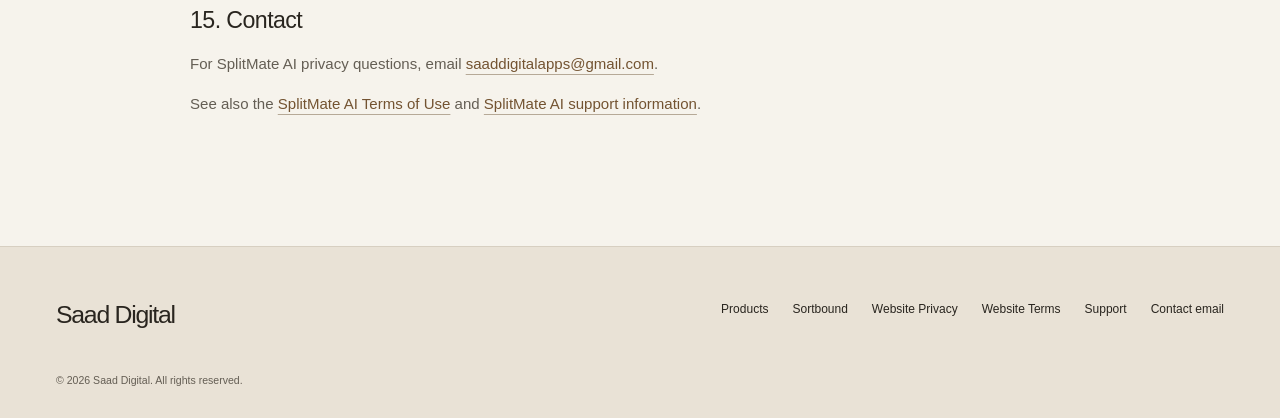
<file: splitmate-privacy.html>
<!doctype html>
<html lang="en">
  <head>
    <meta charset="utf-8" />
    <meta name="viewport" content="width=device-width, initial-scale=1" />
    <meta name="description" content="How SplitMate AI handles bill details, receipt scans, local history, sharing, advertising, and support communications." />
    <meta name="theme-color" content="#f6f3ec" />
    <link rel="canonical" href="https://saaddigital.co.za/splitmate-privacy.html" />
    <title>SplitMate AI Privacy Policy | Saad Digital</title>
    <link rel="icon" type="image/svg+xml" href="/favicon.svg" />
    <link rel="stylesheet" href="/styles.css" />
    <script>document.documentElement.classList.add("js-enabled");</script>
    <script src="/script.js" defer></script>
  </head>
  <body>
    <a class="skip-link" href="#main">Skip to content</a>
    <header class="site-header" data-site-header><nav class="nav" aria-label="Primary navigation"><a class="brand" href="/" aria-label="Saad Digital home"><span class="brand-mark" aria-hidden="true">SD</span><span class="brand-name">Saad Digital</span></a><button class="nav-toggle" type="button" aria-expanded="false" aria-controls="primary-navigation" aria-label="Open navigation menu" data-nav-toggle><span aria-hidden="true"></span><span aria-hidden="true"></span><span aria-hidden="true"></span></button><div class="nav-menu" id="primary-navigation" data-nav-menu><a href="/">Home</a><a href="/#products">Products</a><a href="/#about">About</a><a href="/support.html#splitmate">Support</a><a href="/#contact">Contact</a></div></nav></header>
    <main id="main">
      <section class="section-shell page-hero" aria-labelledby="splitmate-privacy-title"><p class="eyebrow">SplitMate AI Privacy Policy</p><h1 id="splitmate-privacy-title">Privacy for bill splitting.</h1><p>This policy explains how SplitMate AI handles bill details, receipt scans, device permissions, local history, sharing, advertising, and messages sent to support. SplitMate AI calculates and shares bill information; it does not transfer money.</p><p class="legal-meta">Last updated: 11 August 2026</p></section>
      <div class="section-shell content-layout legal-content">
        <section class="legal-card" aria-labelledby="sp-about"><h2 id="sp-about">1. About SplitMate AI</h2><p>SplitMate AI is a bill-splitting app operated by Saad Digital. It lets you add people and bill items, calculate allocations, use receipt recognition, save bill history, choose a payer with an optional wheel, and share summaries.</p></section>
        <section class="legal-card" aria-labelledby="sp-bills"><h2 id="sp-bills">2. Bill information you enter</h2><p>You may enter names, items, quantities, prices, tips, currencies, item assignments, combined payment groupings, and bill totals. The app uses this information to calculate and display the split you request. Current bill details and saved bill history are stored locally on your device; SplitMate AI does not require a Saad Digital user account or cloud account for these features.</p></section>
        <section class="legal-card" aria-labelledby="sp-ocr"><h2 id="sp-ocr">3. Receipt scanning and OCR</h2><p>You can choose or take a receipt image so receipt-recognition technology can extract possible items and values. The image and recognised text are processed as needed to provide that scan. Receipt recognition can make mistakes, so review and correct the extracted information before using the result.</p><p>The precise receipt-processing route can depend on the current app version and platform. Saad Digital therefore does not promise in this policy that every receipt is processed exclusively on your device. Avoid scanning receipts that contain information unrelated to the bill when that information is sensitive.</p></section>
        <section class="legal-card" aria-labelledby="sp-camera"><h2 id="sp-camera">4. Camera and photos</h2><p>SplitMate AI may request camera or photo-library permission when you choose to take or select a receipt image. Permission is used for that user-selected receipt action, not for continuous background access. You can change permission in device settings, but the related scanning option may then be unavailable.</p></section>
        <section class="legal-card" aria-labelledby="sp-history"><h2 id="sp-history">5. Saved bill history</h2><p>When you save a bill, its details remain in local app storage until you delete the saved bill, clear the app's storage, or uninstall the app. Local information may be lost if the app or its data is removed, the device is reset or lost, or storage is damaged.</p></section>
        <section class="legal-card" aria-labelledby="sp-sharing"><h2 id="sp-sharing">6. Sharing</h2><p>When you choose to share a bill summary through WhatsApp or another installed app or service, sharing is initiated by you and the selected content is passed to that recipient. The chosen service then handles it under its own terms and privacy practices. Check names, amounts, and recipients before sharing.</p></section>
        <section class="legal-card" aria-labelledby="sp-ads"><h2 id="sp-ads">7. Advertising</h2><p>Where advertising is enabled, SplitMate AI uses Google AdMob to request and display ads. Depending on the platform, Mobile Ads SDK version, app configuration, device settings, region, and consent choices, Google and participating advertising partners may process information such as an IP address or approximate location derived from it, device or advertising identifiers where available, ad and app interactions, and diagnostic information. This information may be used to deliver and measure ads, prevent fraud, and support advertising services.</p><p>The information processed and whether ads are personalised depend on the actual configuration and your available privacy choices. For more information, review <a href="https://policies.google.com/privacy" rel="noopener noreferrer">Google's Privacy Policy</a> and <a href="https://policies.google.com/technologies/ads" rel="noopener noreferrer">Google's advertising information</a>. You can also use advertising and privacy controls provided by your device, operating system, Google, or an in-app consent message where available.</p></section>
        <section class="legal-card" aria-labelledby="sp-rewarded"><h2 id="sp-rewarded">8. Rewarded ads</h2><p>Where offered, a rewarded ad is an optional, user-initiated advertising experience. You choose whether to watch it in exchange for the stated in-app benefit. Ad viewing and reward-related interactions may be processed by AdMob and its advertising partners as part of providing and measuring the ad.</p></section>
        <section class="legal-card" aria-labelledby="sp-support"><h2 id="sp-support">9. Support emails</h2><p>If you contact support, Saad Digital receives the email address you use, your message, and any screenshots or attachments you voluntarily provide. This information is used to understand and respond to your request. Do not send passwords, payment card details, identity documents, or other sensitive information unless genuinely necessary.</p></section>
        <section class="legal-card" aria-labelledby="sp-retention"><h2 id="sp-retention">10. Retention and deletion</h2><p>You can delete saved bills in the app. Local SplitMate AI data remains until you delete it, clear app storage, or uninstall the app. Receipt images and temporary recognition data are handled as needed for scanning and local app operation; exact OCR-provider retention, if an external provider is used in the current build, must be confirmed against that build and provider configuration.</p><p>Support correspondence may be kept only as reasonably necessary to provide support, maintain appropriate records, or address legal and security requirements, and may then be deleted when no longer needed.</p></section>
        <section class="legal-card" aria-labelledby="sp-third"><h2 id="sp-third">11. Third-party and platform services</h2><p>Google AdMob, app stores, operating-system providers, device manufacturers, receipt-recognition technology, and sharing apps may independently process information needed to provide their services. Their terms and privacy practices apply to their processing. SplitMate AI is not a bank, payment service, or payment processor and does not transfer funds between users.</p></section>
        <section class="legal-card" aria-labelledby="sp-security"><h2 id="sp-security">12. Security</h2><p>Saad Digital uses reasonable technical and organisational care appropriate to SplitMate AI's operation. Your device security and the services you choose for sharing also affect your information. No app, storage method, transmission, or third-party service can be guaranteed to be completely secure.</p></section>
        <section class="legal-card" aria-labelledby="sp-international"><h2 id="sp-international">13. International users</h2><p>SplitMate AI is intended for users in multiple countries and regions. Third-party services may process information in countries other than your own. Available consent, advertising, and privacy controls may vary by region and platform.</p></section>
        <section class="legal-card" aria-labelledby="sp-changes"><h2 id="sp-changes">14. Changes to this policy</h2><p>This policy may be updated when SplitMate AI's features, SDKs, or information-handling practices change. The date at the top shows the latest material update.</p></section>
        <section class="legal-card" aria-labelledby="sp-contact"><h2 id="sp-contact">15. Contact</h2><p>For SplitMate AI privacy questions, email <a href="mailto:saaddigitalapps@gmail.com?subject=SplitMate%20AI%20Privacy">saaddigitalapps@gmail.com</a>.</p><p>See also the <a href="/splitmate-terms.html">SplitMate AI Terms of Use</a> and <a href="/support.html#splitmate">SplitMate AI support information</a>.</p></section>
      </div>
    </main>
    <footer class="site-footer"><div class="footer-inner"><a class="footer-brand" href="/">Saad Digital</a><nav class="footer-links" aria-label="Footer navigation"><a href="/#products">Products</a><a href="/#sortbound">Sortbound</a><a href="/privacy.html">Website Privacy</a><a href="/terms.html">Website Terms</a><a href="/support.html#splitmate">Support</a><a href="mailto:saaddigitalapps@gmail.com">Contact email</a></nav><p><span aria-hidden="true">&copy;</span> <span data-current-year>2026</span> Saad Digital. All rights reserved.</p></div></footer>
  </body>
</html>
</file>
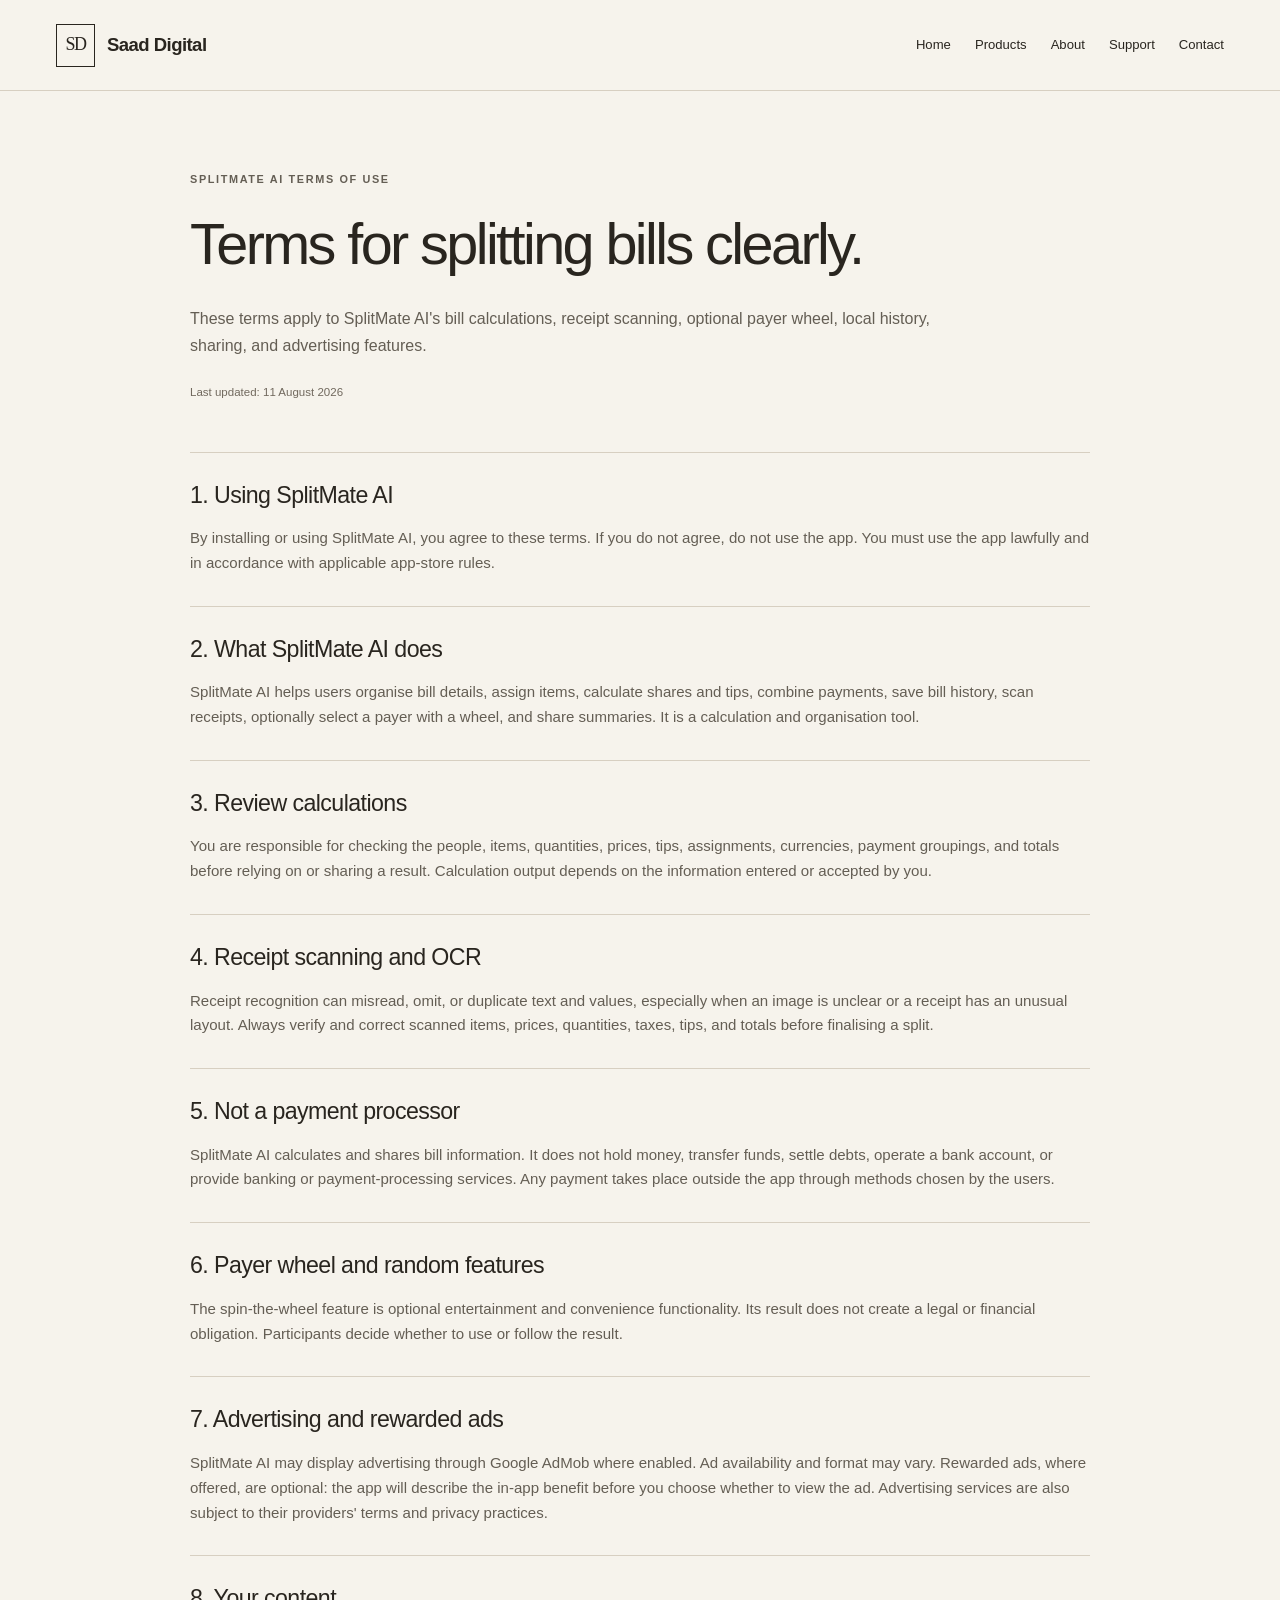
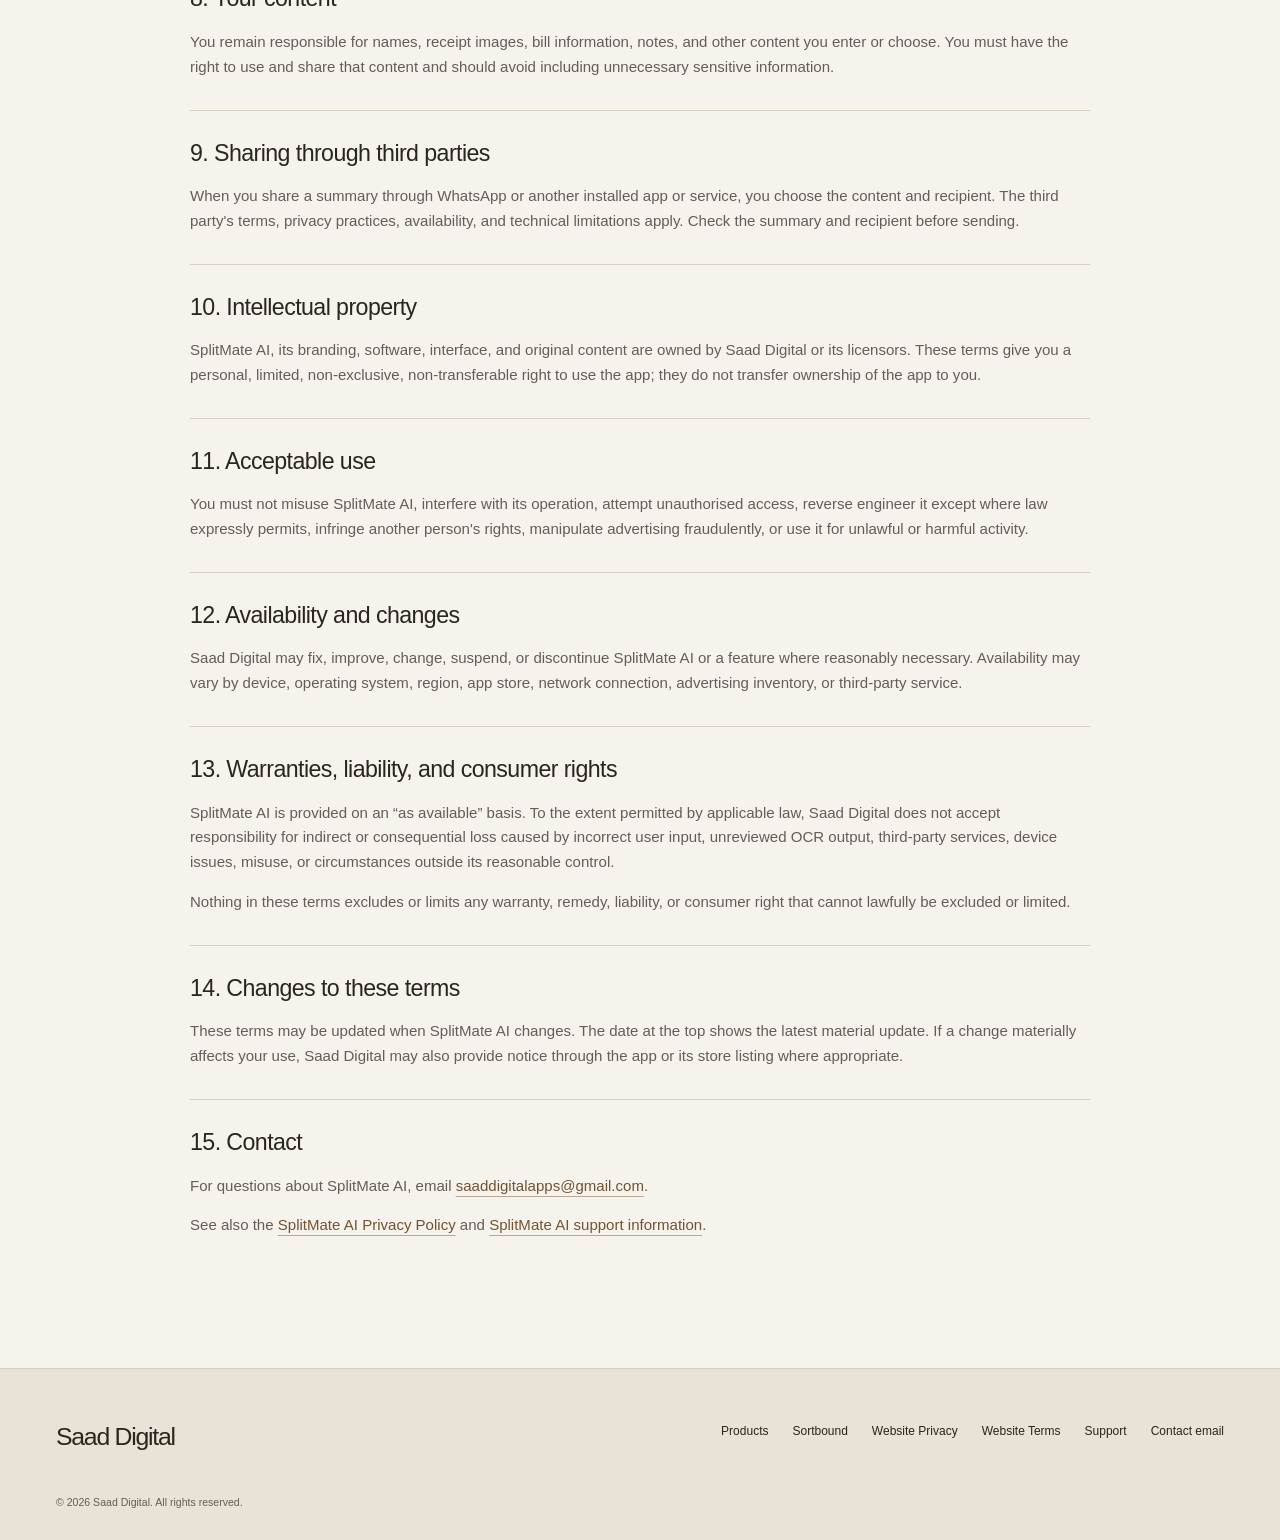
<file: splitmate-terms.html>
<!doctype html>
<html lang="en">
  <head>
    <meta charset="utf-8" />
    <meta name="viewport" content="width=device-width, initial-scale=1" />
    <meta name="description" content="Terms governing use of SplitMate AI's bill calculations, receipt scanning, sharing, and advertising features." />
    <meta name="theme-color" content="#f6f3ec" />
    <link rel="canonical" href="https://saaddigital.co.za/splitmate-terms.html" />
    <title>SplitMate AI Terms of Use | Saad Digital</title>
    <link rel="icon" type="image/svg+xml" href="/favicon.svg" />
    <link rel="stylesheet" href="/styles.css" />
    <script>document.documentElement.classList.add("js-enabled");</script>
    <script src="/script.js" defer></script>
  </head>
  <body>
    <a class="skip-link" href="#main">Skip to content</a>
    <header class="site-header" data-site-header><nav class="nav" aria-label="Primary navigation"><a class="brand" href="/" aria-label="Saad Digital home"><span class="brand-mark" aria-hidden="true">SD</span><span class="brand-name">Saad Digital</span></a><button class="nav-toggle" type="button" aria-expanded="false" aria-controls="primary-navigation" aria-label="Open navigation menu" data-nav-toggle><span aria-hidden="true"></span><span aria-hidden="true"></span><span aria-hidden="true"></span></button><div class="nav-menu" id="primary-navigation" data-nav-menu><a href="/">Home</a><a href="/#products">Products</a><a href="/#about">About</a><a href="/support.html#splitmate">Support</a><a href="/#contact">Contact</a></div></nav></header>
    <main id="main">
      <section class="section-shell page-hero" aria-labelledby="splitmate-terms-title"><p class="eyebrow">SplitMate AI Terms of Use</p><h1 id="splitmate-terms-title">Terms for splitting bills clearly.</h1><p>These terms apply to SplitMate AI's bill calculations, receipt scanning, optional payer wheel, local history, sharing, and advertising features.</p><p class="legal-meta">Last updated: 11 August 2026</p></section>
      <div class="section-shell content-layout legal-content">
        <section class="legal-card" aria-labelledby="st-use"><h2 id="st-use">1. Using SplitMate AI</h2><p>By installing or using SplitMate AI, you agree to these terms. If you do not agree, do not use the app. You must use the app lawfully and in accordance with applicable app-store rules.</p></section>
        <section class="legal-card" aria-labelledby="st-purpose"><h2 id="st-purpose">2. What SplitMate AI does</h2><p>SplitMate AI helps users organise bill details, assign items, calculate shares and tips, combine payments, save bill history, scan receipts, optionally select a payer with a wheel, and share summaries. It is a calculation and organisation tool.</p></section>
        <section class="legal-card" aria-labelledby="st-review"><h2 id="st-review">3. Review calculations</h2><p>You are responsible for checking the people, items, quantities, prices, tips, assignments, currencies, payment groupings, and totals before relying on or sharing a result. Calculation output depends on the information entered or accepted by you.</p></section>
        <section class="legal-card" aria-labelledby="st-ocr"><h2 id="st-ocr">4. Receipt scanning and OCR</h2><p>Receipt recognition can misread, omit, or duplicate text and values, especially when an image is unclear or a receipt has an unusual layout. Always verify and correct scanned items, prices, quantities, taxes, tips, and totals before finalising a split.</p></section>
        <section class="legal-card" aria-labelledby="st-payment"><h2 id="st-payment">5. Not a payment processor</h2><p>SplitMate AI calculates and shares bill information. It does not hold money, transfer funds, settle debts, operate a bank account, or provide banking or payment-processing services. Any payment takes place outside the app through methods chosen by the users.</p></section>
        <section class="legal-card" aria-labelledby="st-wheel"><h2 id="st-wheel">6. Payer wheel and random features</h2><p>The spin-the-wheel feature is optional entertainment and convenience functionality. Its result does not create a legal or financial obligation. Participants decide whether to use or follow the result.</p></section>
        <section class="legal-card" aria-labelledby="st-ads"><h2 id="st-ads">7. Advertising and rewarded ads</h2><p>SplitMate AI may display advertising through Google AdMob where enabled. Ad availability and format may vary. Rewarded ads, where offered, are optional: the app will describe the in-app benefit before you choose whether to view the ad. Advertising services are also subject to their providers' terms and privacy practices.</p></section>
        <section class="legal-card" aria-labelledby="st-content"><h2 id="st-content">8. Your content</h2><p>You remain responsible for names, receipt images, bill information, notes, and other content you enter or choose. You must have the right to use and share that content and should avoid including unnecessary sensitive information.</p></section>
        <section class="legal-card" aria-labelledby="st-sharing"><h2 id="st-sharing">9. Sharing through third parties</h2><p>When you share a summary through WhatsApp or another installed app or service, you choose the content and recipient. The third party's terms, privacy practices, availability, and technical limitations apply. Check the summary and recipient before sending.</p></section>
        <section class="legal-card" aria-labelledby="st-ip"><h2 id="st-ip">10. Intellectual property</h2><p>SplitMate AI, its branding, software, interface, and original content are owned by Saad Digital or its licensors. These terms give you a personal, limited, non-exclusive, non-transferable right to use the app; they do not transfer ownership of the app to you.</p></section>
        <section class="legal-card" aria-labelledby="st-acceptable"><h2 id="st-acceptable">11. Acceptable use</h2><p>You must not misuse SplitMate AI, interfere with its operation, attempt unauthorised access, reverse engineer it except where law expressly permits, infringe another person's rights, manipulate advertising fraudulently, or use it for unlawful or harmful activity.</p></section>
        <section class="legal-card" aria-labelledby="st-availability"><h2 id="st-availability">12. Availability and changes</h2><p>Saad Digital may fix, improve, change, suspend, or discontinue SplitMate AI or a feature where reasonably necessary. Availability may vary by device, operating system, region, app store, network connection, advertising inventory, or third-party service.</p></section>
        <section class="legal-card" aria-labelledby="st-liability"><h2 id="st-liability">13. Warranties, liability, and consumer rights</h2><p>SplitMate AI is provided on an “as available” basis. To the extent permitted by applicable law, Saad Digital does not accept responsibility for indirect or consequential loss caused by incorrect user input, unreviewed OCR output, third-party services, device issues, misuse, or circumstances outside its reasonable control.</p><p>Nothing in these terms excludes or limits any warranty, remedy, liability, or consumer right that cannot lawfully be excluded or limited.</p></section>
        <section class="legal-card" aria-labelledby="st-changes"><h2 id="st-changes">14. Changes to these terms</h2><p>These terms may be updated when SplitMate AI changes. The date at the top shows the latest material update. If a change materially affects your use, Saad Digital may also provide notice through the app or its store listing where appropriate.</p></section>
        <section class="legal-card" aria-labelledby="st-contact"><h2 id="st-contact">15. Contact</h2><p>For questions about SplitMate AI, email <a href="mailto:saaddigitalapps@gmail.com?subject=SplitMate%20AI%20Support">saaddigitalapps@gmail.com</a>.</p><p>See also the <a href="/splitmate-privacy.html">SplitMate AI Privacy Policy</a> and <a href="/support.html#splitmate">SplitMate AI support information</a>.</p></section>
      </div>
    </main>
    <footer class="site-footer"><div class="footer-inner"><a class="footer-brand" href="/">Saad Digital</a><nav class="footer-links" aria-label="Footer navigation"><a href="/#products">Products</a><a href="/#sortbound">Sortbound</a><a href="/privacy.html">Website Privacy</a><a href="/terms.html">Website Terms</a><a href="/support.html#splitmate">Support</a><a href="mailto:saaddigitalapps@gmail.com">Contact email</a></nav><p><span aria-hidden="true">&copy;</span> <span data-current-year>2026</span> Saad Digital. All rights reserved.</p></div></footer>
  </body>
</html>
</file>
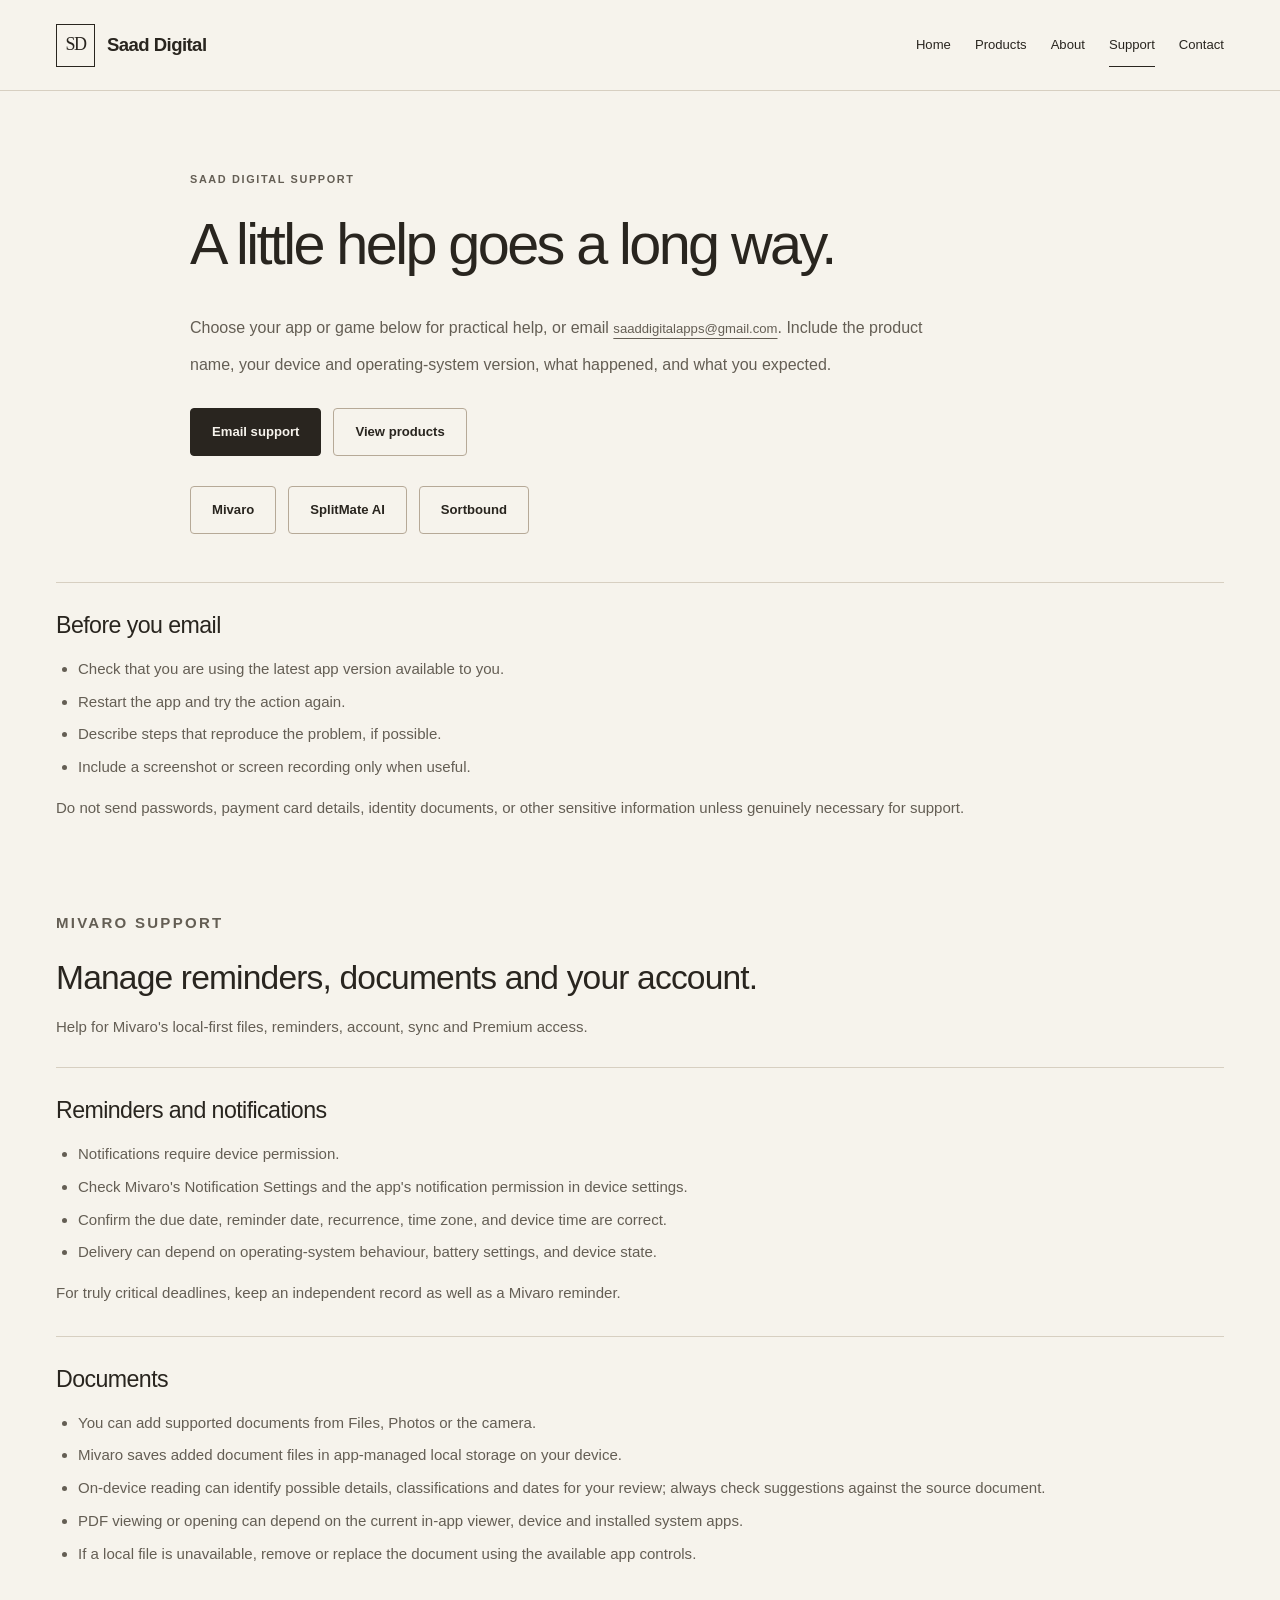
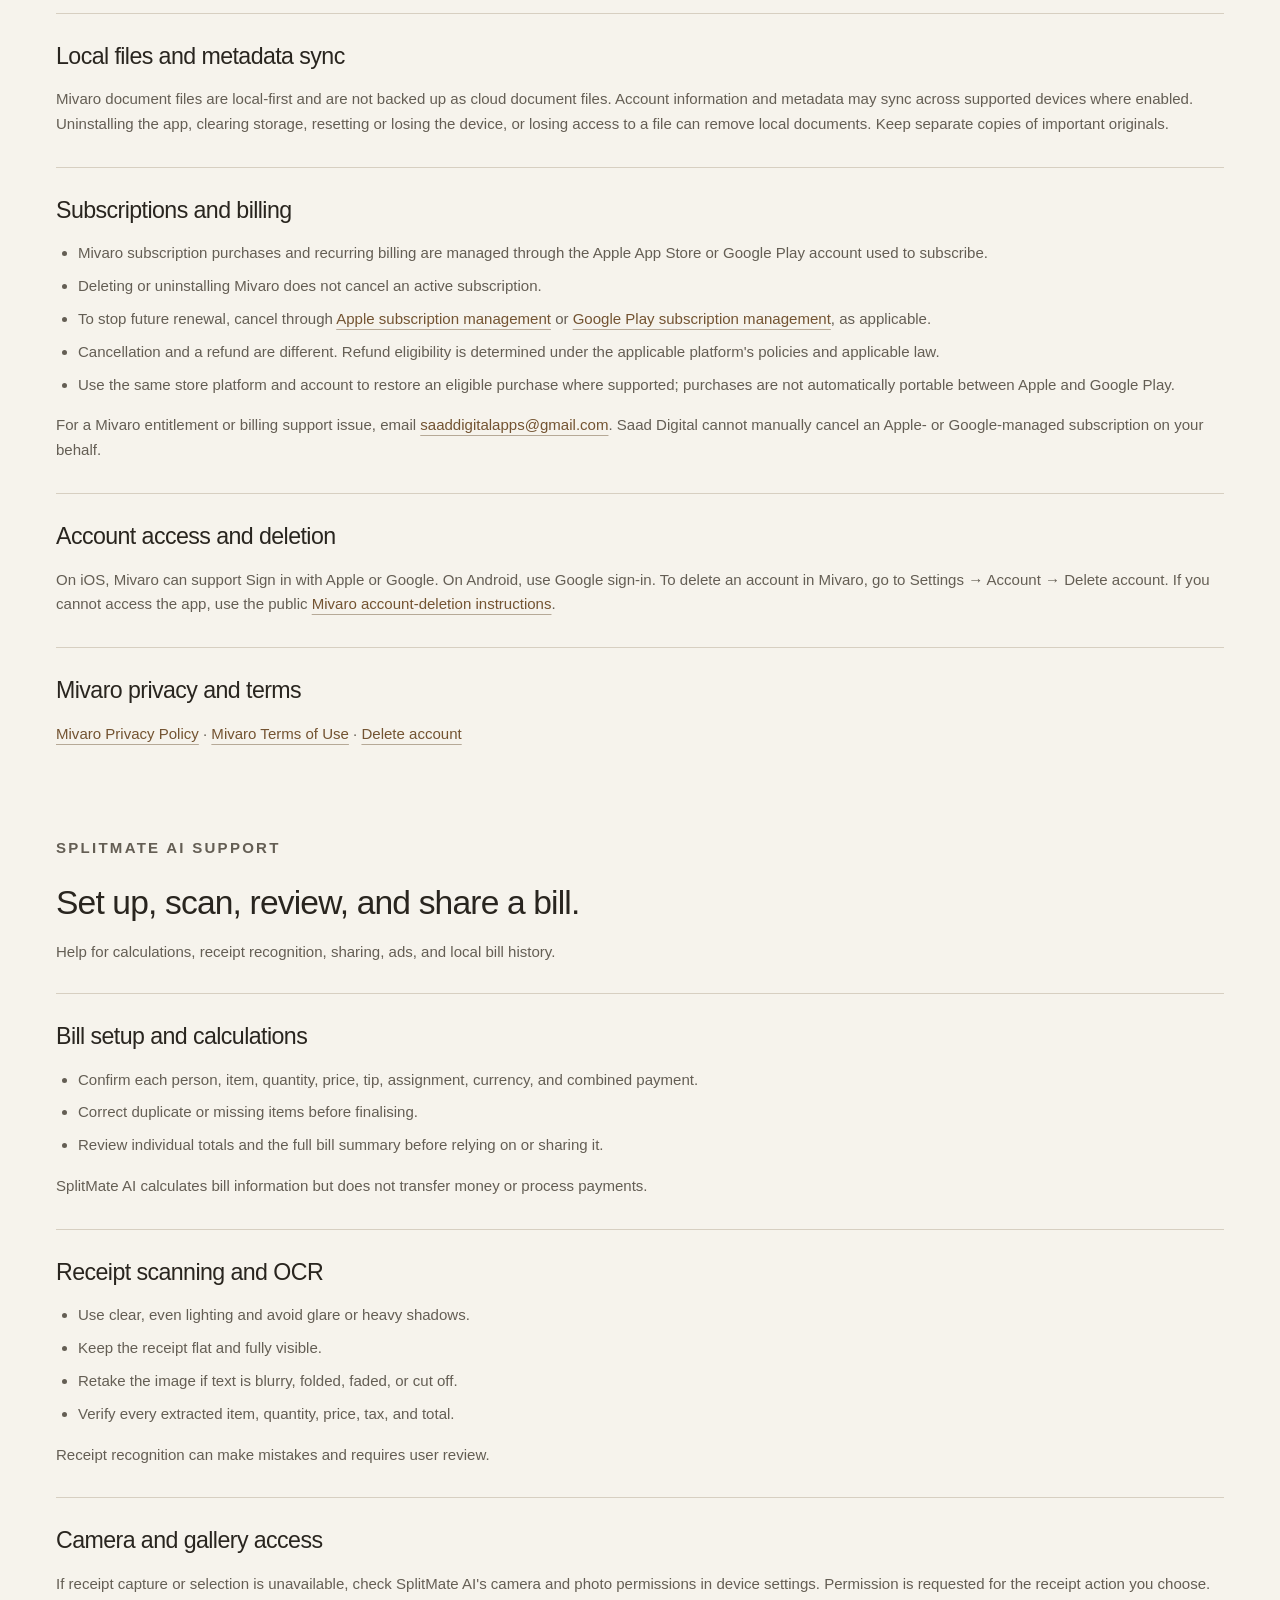
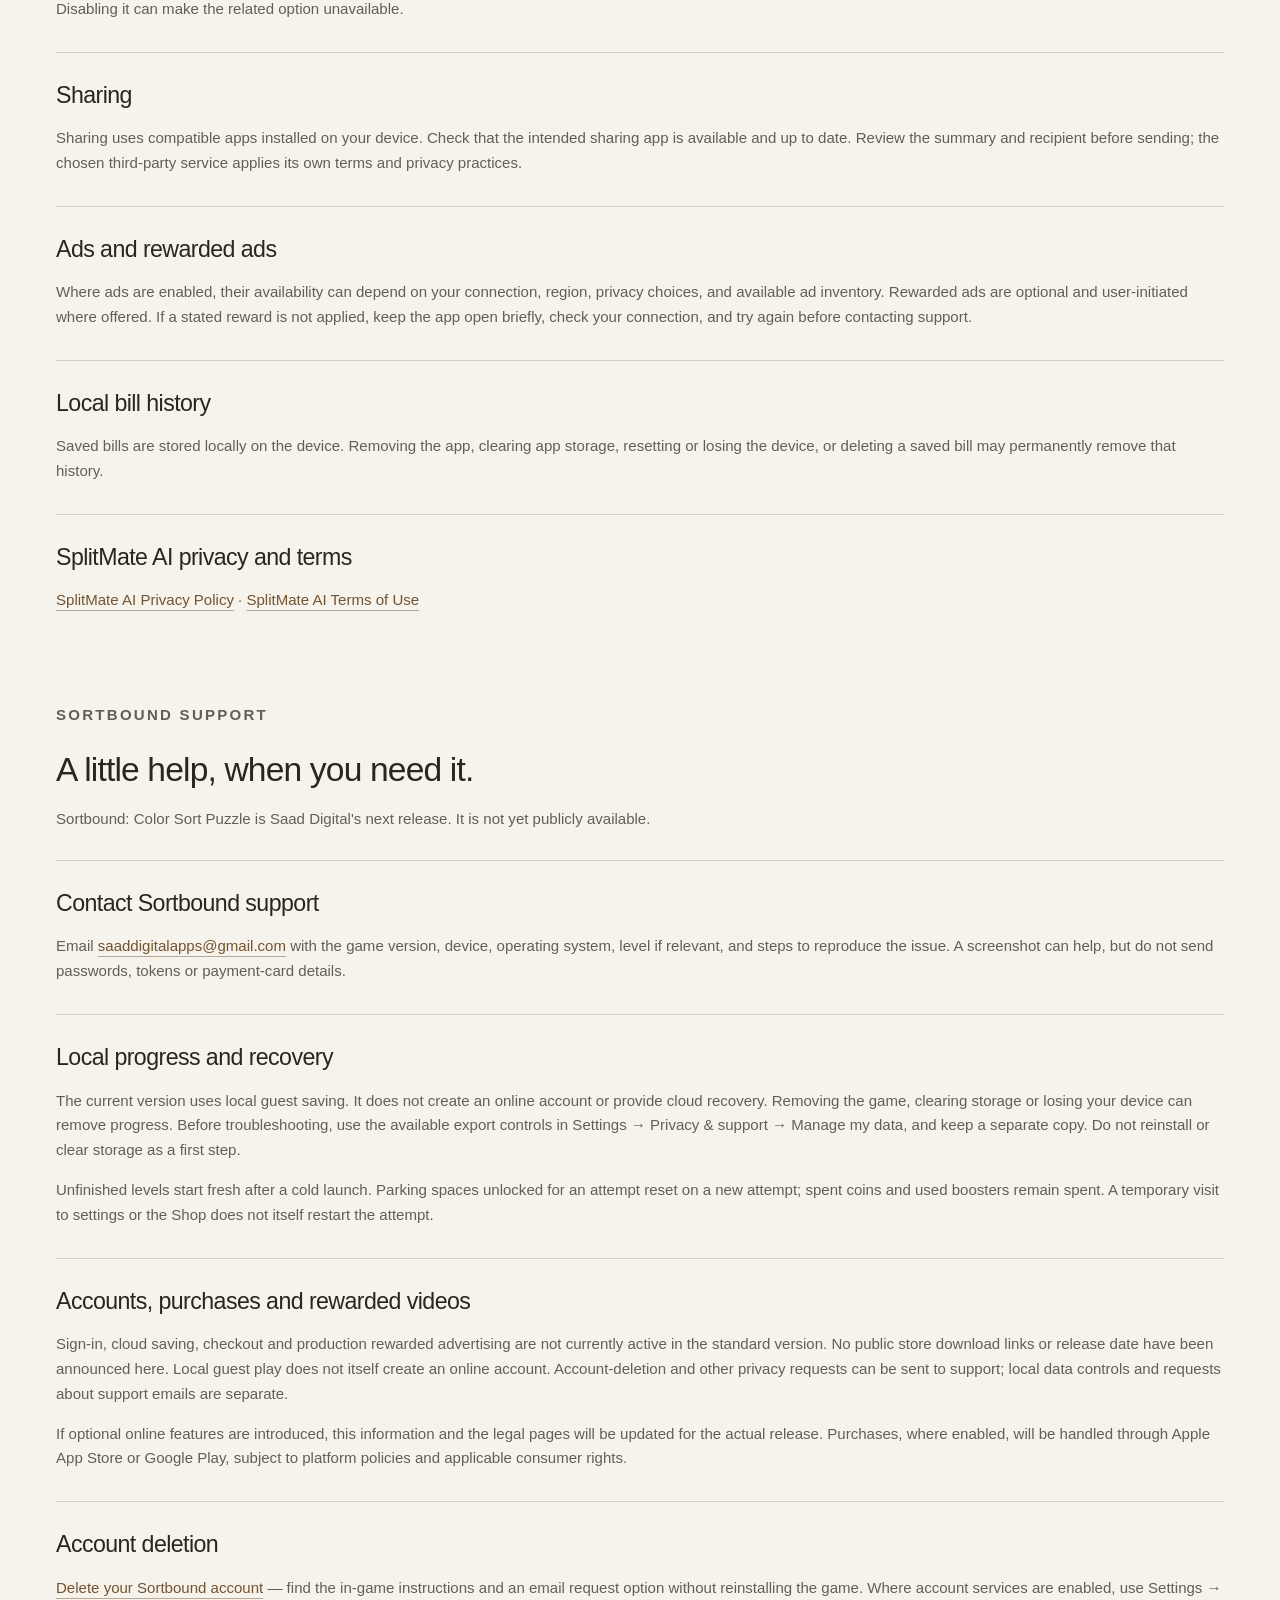
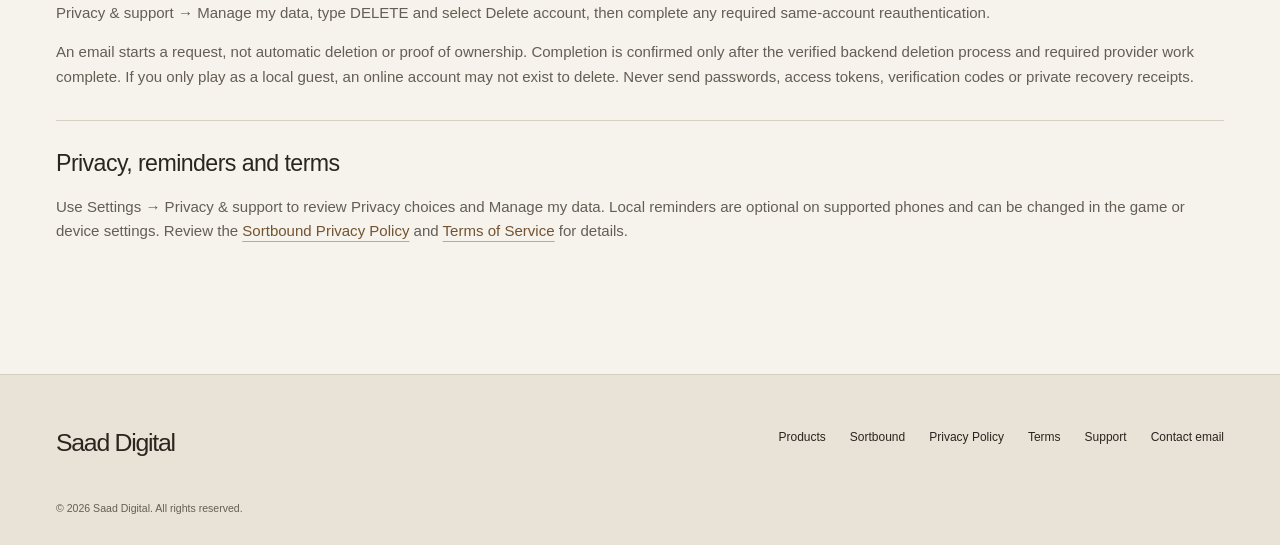
<file: support.html>
<!doctype html>
<html lang="en">
  <head>
    <meta charset="utf-8" />
    <meta name="viewport" content="width=device-width, initial-scale=1" />
    <meta name="description" content="Support for Saad Digital apps and games: Mivaro, SplitMate AI and the upcoming Sortbound. Find product help, privacy information and contact details." />
    <meta name="theme-color" content="#f6f3ec" />
    <link rel="canonical" href="https://saaddigital.co.za/support.html" />
    <title>App &amp; Game Support | Saad Digital</title>
    <link rel="icon" type="image/svg+xml" href="/favicon.svg" />
    <link rel="stylesheet" href="/styles.css" />
    <script>document.documentElement.classList.add("js-enabled");</script>
    <script src="/script.js" defer></script>
  </head>
  <body>
    <a class="skip-link" href="#main">Skip to content</a>
    <header class="site-header" data-site-header><nav class="nav" aria-label="Primary navigation"><a class="brand" href="/" aria-label="Saad Digital home"><span class="brand-mark" aria-hidden="true">SD</span><span class="brand-name">Saad Digital</span></a><button class="nav-toggle" type="button" aria-expanded="false" aria-controls="primary-navigation" aria-label="Open navigation menu" data-nav-toggle><span aria-hidden="true"></span><span aria-hidden="true"></span><span aria-hidden="true"></span></button><div class="nav-menu" id="primary-navigation" data-nav-menu><a href="/">Home</a><a href="/#products">Products</a><a href="/#about">About</a><a href="/support.html" aria-current="page">Support</a><a href="/#contact">Contact</a></div></nav></header>
    <main id="main">
      <section class="section-shell page-hero" aria-labelledby="support-title">
        <p class="eyebrow">Saad Digital Support</p>
        <h1 id="support-title">A little help goes a long way.</h1>
        <p>Choose your app or game below for practical help, or email <a class="text-link" href="mailto:saaddigitalapps@gmail.com?subject=Saad%20Digital%20Product%20Support">saaddigitalapps@gmail.com</a>. Include the product name, your device and operating-system version, what happened, and what you expected.</p>
        <div class="not-found-actions"><a class="button button-primary" href="mailto:saaddigitalapps@gmail.com?subject=Saad%20Digital%20Product%20Support">Email support</a><a class="button button-secondary" href="/#products">View products</a></div>
        <nav class="support-selector" aria-label="Choose product support"><a class="button button-secondary" href="#mivaro">Mivaro</a><a class="button button-secondary" href="#splitmate">SplitMate AI</a><a class="button button-secondary" href="#sortbound">Sortbound</a></nav>
      </section>
      <div class="section-shell content-layout">
        <section class="support-card" aria-labelledby="support-info"><h2 id="support-info">Before you email</h2><ul><li>Check that you are using the latest app version available to you.</li><li>Restart the app and try the action again.</li><li>Describe steps that reproduce the problem, if possible.</li><li>Include a screenshot or screen recording only when useful.</li></ul><p>Do not send passwords, payment card details, identity documents, or other sensitive information unless genuinely necessary for support.</p></section>

        <div class="support-section-heading" id="mivaro"><p class="eyebrow">Mivaro Support</p><h2>Manage reminders, documents and your account.</h2><p>Help for Mivaro's local-first files, reminders, account, sync and Premium access.</p></div>
        <section class="support-card" aria-labelledby="mivaro-reminders"><h2 id="mivaro-reminders">Reminders and notifications</h2><ul><li>Notifications require device permission.</li><li>Check Mivaro's Notification Settings and the app's notification permission in device settings.</li><li>Confirm the due date, reminder date, recurrence, time zone, and device time are correct.</li><li>Delivery can depend on operating-system behaviour, battery settings, and device state.</li></ul><p>For truly critical deadlines, keep an independent record as well as a Mivaro reminder.</p></section>
        <section class="support-card" aria-labelledby="mivaro-documents"><h2 id="mivaro-documents">Documents</h2><ul><li>You can add supported documents from Files, Photos or the camera.</li><li>Mivaro saves added document files in app-managed local storage on your device.</li><li>On-device reading can identify possible details, classifications and dates for your review; always check suggestions against the source document.</li><li>PDF viewing or opening can depend on the current in-app viewer, device and installed system apps.</li><li>If a local file is unavailable, remove or replace the document using the available app controls.</li></ul></section>
        <section class="support-card" aria-labelledby="mivaro-data"><h2 id="mivaro-data">Local files and metadata sync</h2><p>Mivaro document files are local-first and are not backed up as cloud document files. Account information and metadata may sync across supported devices where enabled. Uninstalling the app, clearing storage, resetting or losing the device, or losing access to a file can remove local documents. Keep separate copies of important originals.</p></section>
        <section class="support-card" aria-labelledby="mivaro-billing"><h2 id="mivaro-billing">Subscriptions and billing</h2><ul><li>Mivaro subscription purchases and recurring billing are managed through the Apple App Store or Google Play account used to subscribe.</li><li>Deleting or uninstalling Mivaro does not cancel an active subscription.</li><li>To stop future renewal, cancel through <a href="https://support.apple.com/118428" rel="noopener noreferrer">Apple subscription management</a> or <a href="https://support.google.com/googleplay/answer/7018481" rel="noopener noreferrer">Google Play subscription management</a>, as applicable.</li><li>Cancellation and a refund are different. Refund eligibility is determined under the applicable platform's policies and applicable law.</li><li>Use the same store platform and account to restore an eligible purchase where supported; purchases are not automatically portable between Apple and Google Play.</li></ul><p>For a Mivaro entitlement or billing support issue, email <a href="mailto:saaddigitalapps@gmail.com?subject=Mivaro%20Billing%20Support">saaddigitalapps@gmail.com</a>. Saad Digital cannot manually cancel an Apple- or Google-managed subscription on your behalf.</p></section>
        <section class="support-card" aria-labelledby="mivaro-account"><h2 id="mivaro-account">Account access and deletion</h2><p>On iOS, Mivaro can support Sign in with Apple or Google. On Android, use Google sign-in. To delete an account in Mivaro, go to Settings → Account → Delete account. If you cannot access the app, use the public <a href="/mivaro/delete-account">Mivaro account-deletion instructions</a>.</p></section>
        <section class="support-card" aria-labelledby="mivaro-legal"><h2 id="mivaro-legal">Mivaro privacy and terms</h2><p><a href="/mivaro-privacy.html">Mivaro Privacy Policy</a> · <a href="/mivaro-terms.html">Mivaro Terms of Use</a> · <a href="/mivaro/delete-account">Delete account</a></p></section>

        <div class="support-section-heading" id="splitmate"><p class="eyebrow">SplitMate AI Support</p><h2>Set up, scan, review, and share a bill.</h2><p>Help for calculations, receipt recognition, sharing, ads, and local bill history.</p></div>
        <section class="support-card" aria-labelledby="splitmate-bills"><h2 id="splitmate-bills">Bill setup and calculations</h2><ul><li>Confirm each person, item, quantity, price, tip, assignment, currency, and combined payment.</li><li>Correct duplicate or missing items before finalising.</li><li>Review individual totals and the full bill summary before relying on or sharing it.</li></ul><p>SplitMate AI calculates bill information but does not transfer money or process payments.</p></section>
        <section class="support-card" aria-labelledby="splitmate-scanning"><h2 id="splitmate-scanning">Receipt scanning and OCR</h2><ul><li>Use clear, even lighting and avoid glare or heavy shadows.</li><li>Keep the receipt flat and fully visible.</li><li>Retake the image if text is blurry, folded, faded, or cut off.</li><li>Verify every extracted item, quantity, price, tax, and total.</li></ul><p>Receipt recognition can make mistakes and requires user review.</p></section>
        <section class="support-card" aria-labelledby="splitmate-permissions"><h2 id="splitmate-permissions">Camera and gallery access</h2><p>If receipt capture or selection is unavailable, check SplitMate AI's camera and photo permissions in device settings. Permission is requested for the receipt action you choose. Disabling it can make the related option unavailable.</p></section>
        <section class="support-card" aria-labelledby="splitmate-sharing"><h2 id="splitmate-sharing">Sharing</h2><p>Sharing uses compatible apps installed on your device. Check that the intended sharing app is available and up to date. Review the summary and recipient before sending; the chosen third-party service applies its own terms and privacy practices.</p></section>
        <section class="support-card" aria-labelledby="splitmate-ads"><h2 id="splitmate-ads">Ads and rewarded ads</h2><p>Where ads are enabled, their availability can depend on your connection, region, privacy choices, and available ad inventory. Rewarded ads are optional and user-initiated where offered. If a stated reward is not applied, keep the app open briefly, check your connection, and try again before contacting support.</p></section>
        <section class="support-card" aria-labelledby="splitmate-history"><h2 id="splitmate-history">Local bill history</h2><p>Saved bills are stored locally on the device. Removing the app, clearing app storage, resetting or losing the device, or deleting a saved bill may permanently remove that history.</p></section>
        <section class="support-card" aria-labelledby="splitmate-legal"><h2 id="splitmate-legal">SplitMate AI privacy and terms</h2><p><a href="/splitmate-privacy.html">SplitMate AI Privacy Policy</a> · <a href="/splitmate-terms.html">SplitMate AI Terms of Use</a></p></section>
        <div class="support-section-heading" id="sortbound"><p class="eyebrow">Sortbound Support</p><h2>A little help, when you need it.</h2><p>Sortbound: Color Sort Puzzle is Saad Digital's next release. It is not yet publicly available.</p></div>
        <section class="support-card" aria-labelledby="sortbound-contact"><h2 id="sortbound-contact">Contact Sortbound support</h2><p>Email <a href="mailto:saaddigitalapps@gmail.com?subject=Sortbound%20Support">saaddigitalapps@gmail.com</a> with the game version, device, operating system, level if relevant, and steps to reproduce the issue. A screenshot can help, but do not send passwords, tokens or payment-card details.</p></section>
        <section class="support-card" aria-labelledby="sortbound-progress"><h2 id="sortbound-progress">Local progress and recovery</h2><p>The current version uses local guest saving. It does not create an online account or provide cloud recovery. Removing the game, clearing storage or losing your device can remove progress. Before troubleshooting, use the available export controls in Settings → Privacy &amp; support → Manage my data, and keep a separate copy. Do not reinstall or clear storage as a first step.</p><p>Unfinished levels start fresh after a cold launch. Parking spaces unlocked for an attempt reset on a new attempt; spent coins and used boosters remain spent. A temporary visit to settings or the Shop does not itself restart the attempt.</p></section>
        <section class="support-card" aria-labelledby="sortbound-services"><h2 id="sortbound-services">Accounts, purchases and rewarded videos</h2><p>Sign-in, cloud saving, checkout and production rewarded advertising are not currently active in the standard version. No public store download links or release date have been announced here. Local guest play does not itself create an online account. Account-deletion and other privacy requests can be sent to support; local data controls and requests about support emails are separate.</p><p>If optional online features are introduced, this information and the legal pages will be updated for the actual release. Purchases, where enabled, will be handled through Apple App Store or Google Play, subject to platform policies and applicable consumer rights.</p></section>
        <section class="support-card" aria-labelledby="sortbound-account-deletion"><h2 id="sortbound-account-deletion">Account deletion</h2><p><a href="/sortbound/delete-account/">Delete your Sortbound account</a> — find the in-game instructions and an email request option without reinstalling the game. Where account services are enabled, use Settings → Privacy &amp; support → Manage my data, type DELETE and select Delete account, then complete any required same-account reauthentication.</p><p>An email starts a request, not automatic deletion or proof of ownership. Completion is confirmed only after the verified backend deletion process and required provider work complete. If you only play as a local guest, an online account may not exist to delete. Never send passwords, access tokens, verification codes or private recovery receipts.</p></section>
        <section class="support-card" aria-labelledby="sortbound-privacy"><h2 id="sortbound-privacy">Privacy, reminders and terms</h2><p>Use Settings → Privacy &amp; support to review Privacy choices and Manage my data. Local reminders are optional on supported phones and can be changed in the game or device settings. Review the <a href="/sortbound-privacy.html">Sortbound Privacy Policy</a> and <a href="/sortbound-terms.html">Terms of Service</a> for details.</p></section>

      </div>
    </main>
    <footer class="site-footer"><div class="footer-inner"><a class="footer-brand" href="/">Saad Digital</a><nav class="footer-links" aria-label="Footer navigation"><a href="/#products">Products</a><a href="/#sortbound">Sortbound</a><a href="/privacy.html">Privacy Policy</a><a href="/terms.html">Terms</a><a href="/support.html" aria-current="page">Support</a><a href="mailto:saaddigitalapps@gmail.com">Contact email</a></nav><p><span aria-hidden="true">&copy;</span> <span data-current-year>2026</span> Saad Digital. All rights reserved.</p></div></footer>
  </body>
</html>
</file>
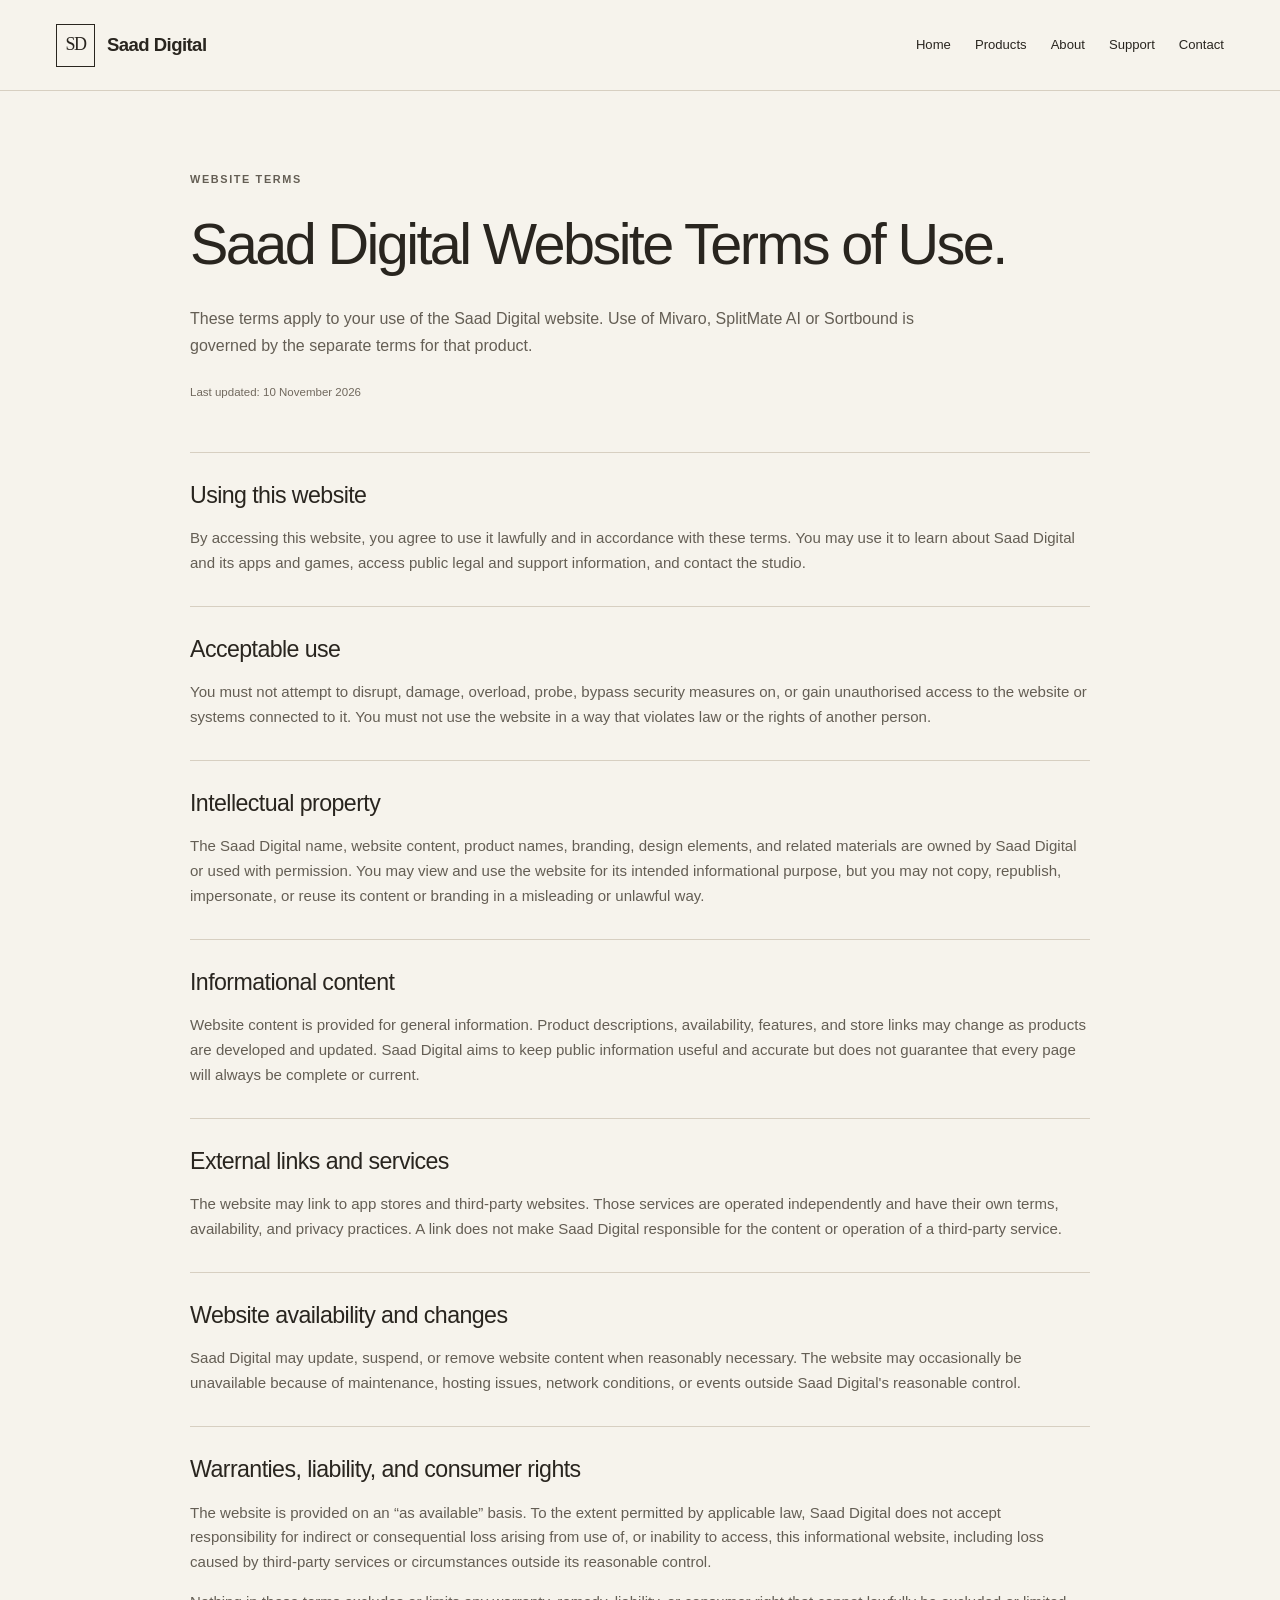
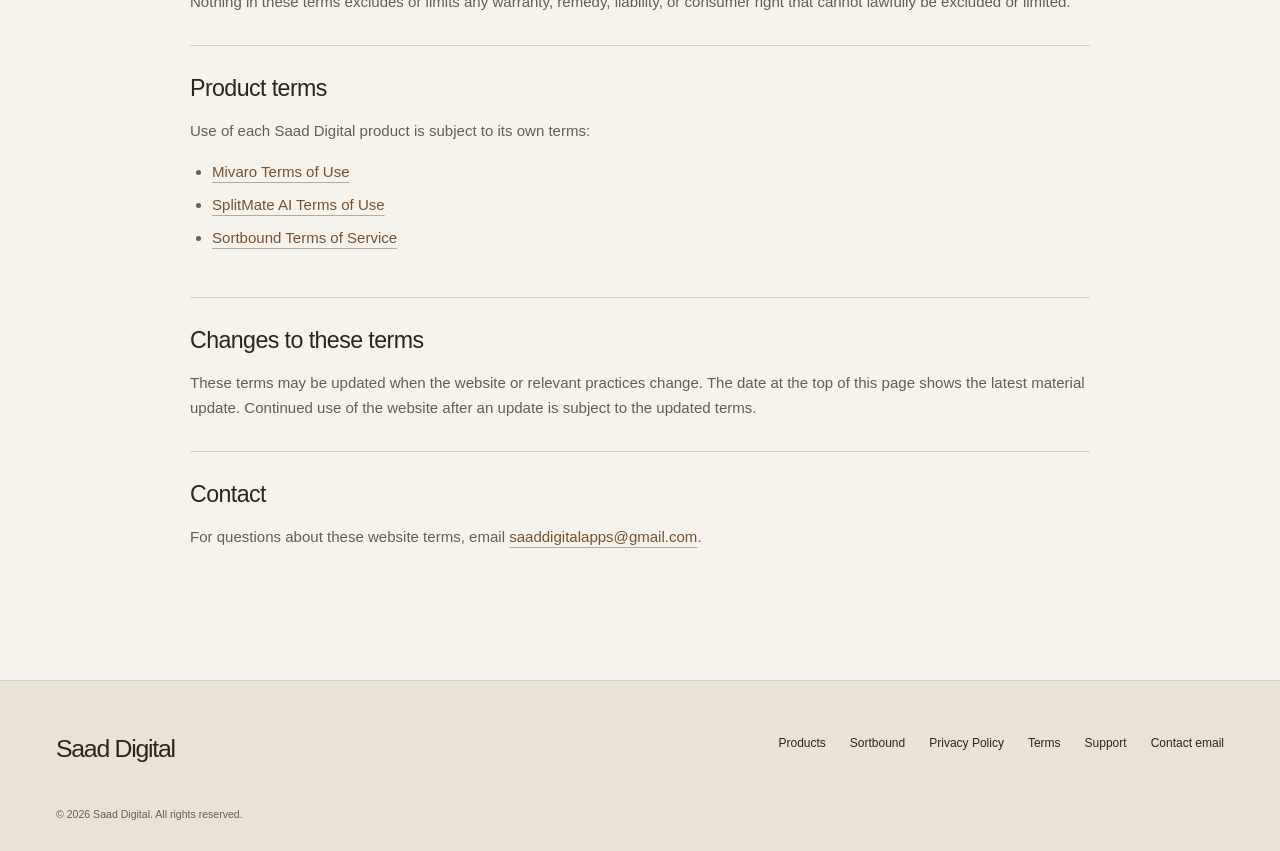
<file: terms.html>
<!doctype html>
<html lang="en">
  <head>
    <meta charset="utf-8" />
    <meta name="viewport" content="width=device-width, initial-scale=1" />
    <meta name="description" content="Terms governing access to and use of the Saad Digital website." />
    <meta name="theme-color" content="#f6f3ec" />
    <link rel="canonical" href="https://saaddigital.co.za/terms.html" />
    <title>Website Terms of Use | Saad Digital</title>
    <link rel="icon" type="image/svg+xml" href="/favicon.svg" />
    <link rel="stylesheet" href="/styles.css" />
    <script>document.documentElement.classList.add("js-enabled");</script>
    <script src="/script.js" defer></script>
  </head>
  <body>
    <a class="skip-link" href="#main">Skip to content</a>
    <header class="site-header" data-site-header><nav class="nav" aria-label="Primary navigation"><a class="brand" href="/" aria-label="Saad Digital home"><span class="brand-mark" aria-hidden="true">SD</span><span class="brand-name">Saad Digital</span></a><button class="nav-toggle" type="button" aria-expanded="false" aria-controls="primary-navigation" aria-label="Open navigation menu" data-nav-toggle><span aria-hidden="true"></span><span aria-hidden="true"></span><span aria-hidden="true"></span></button><div class="nav-menu" id="primary-navigation" data-nav-menu><a href="/">Home</a><a href="/#products">Products</a><a href="/#about">About</a><a href="/support.html">Support</a><a href="/#contact">Contact</a></div></nav></header>
    <main id="main">
      <section class="section-shell page-hero" aria-labelledby="terms-title"><p class="eyebrow">Website Terms</p><h1 id="terms-title">Saad Digital Website Terms of Use.</h1><p>These terms apply to your use of the Saad Digital website. Use of Mivaro, SplitMate AI or Sortbound is governed by the separate terms for that product.</p><p class="legal-meta">Last updated: 10 November 2026</p></section>
      <div class="section-shell content-layout legal-content">
        <section class="legal-card" aria-labelledby="terms-use"><h2 id="terms-use">Using this website</h2><p>By accessing this website, you agree to use it lawfully and in accordance with these terms. You may use it to learn about Saad Digital and its apps and games, access public legal and support information, and contact the studio.</p></section>
        <section class="legal-card" aria-labelledby="terms-acceptable"><h2 id="terms-acceptable">Acceptable use</h2><p>You must not attempt to disrupt, damage, overload, probe, bypass security measures on, or gain unauthorised access to the website or systems connected to it. You must not use the website in a way that violates law or the rights of another person.</p></section>
        <section class="legal-card" aria-labelledby="terms-ip"><h2 id="terms-ip">Intellectual property</h2><p>The Saad Digital name, website content, product names, branding, design elements, and related materials are owned by Saad Digital or used with permission. You may view and use the website for its intended informational purpose, but you may not copy, republish, impersonate, or reuse its content or branding in a misleading or unlawful way.</p></section>
        <section class="legal-card" aria-labelledby="terms-info"><h2 id="terms-info">Informational content</h2><p>Website content is provided for general information. Product descriptions, availability, features, and store links may change as products are developed and updated. Saad Digital aims to keep public information useful and accurate but does not guarantee that every page will always be complete or current.</p></section>
        <section class="legal-card" aria-labelledby="terms-links"><h2 id="terms-links">External links and services</h2><p>The website may link to app stores and third-party websites. Those services are operated independently and have their own terms, availability, and privacy practices. A link does not make Saad Digital responsible for the content or operation of a third-party service.</p></section>
        <section class="legal-card" aria-labelledby="terms-availability"><h2 id="terms-availability">Website availability and changes</h2><p>Saad Digital may update, suspend, or remove website content when reasonably necessary. The website may occasionally be unavailable because of maintenance, hosting issues, network conditions, or events outside Saad Digital's reasonable control.</p></section>
        <section class="legal-card" aria-labelledby="terms-liability"><h2 id="terms-liability">Warranties, liability, and consumer rights</h2><p>The website is provided on an “as available” basis. To the extent permitted by applicable law, Saad Digital does not accept responsibility for indirect or consequential loss arising from use of, or inability to access, this informational website, including loss caused by third-party services or circumstances outside its reasonable control.</p><p>Nothing in these terms excludes or limits any warranty, remedy, liability, or consumer right that cannot lawfully be excluded or limited.</p></section>
        <section class="legal-card" aria-labelledby="terms-apps"><h2 id="terms-apps">Product terms</h2><p>Use of each Saad Digital product is subject to its own terms:</p><ul><li><a href="/mivaro-terms.html">Mivaro Terms of Use</a></li><li><a href="/splitmate-terms.html">SplitMate AI Terms of Use</a></li><li><a href="/sortbound-terms.html">Sortbound Terms of Service</a></li></ul></section>
        <section class="legal-card" aria-labelledby="terms-changes"><h2 id="terms-changes">Changes to these terms</h2><p>These terms may be updated when the website or relevant practices change. The date at the top of this page shows the latest material update. Continued use of the website after an update is subject to the updated terms.</p></section>
        <section class="legal-card" aria-labelledby="terms-contact"><h2 id="terms-contact">Contact</h2><p>For questions about these website terms, email <a href="mailto:saaddigitalapps@gmail.com">saaddigitalapps@gmail.com</a>.</p></section>
      </div>
    </main>
    <footer class="site-footer"><div class="footer-inner"><a class="footer-brand" href="/">Saad Digital</a><nav class="footer-links" aria-label="Footer navigation"><a href="/#products">Products</a><a href="/#sortbound">Sortbound</a><a href="/privacy.html">Privacy Policy</a><a href="/terms.html" aria-current="page">Terms</a><a href="/support.html">Support</a><a href="mailto:saaddigitalapps@gmail.com">Contact email</a></nav><p><span aria-hidden="true">&copy;</span> <span data-current-year>2026</span> Saad Digital. All rights reserved.</p></div></footer>
  </body>
</html>
</file>
<file: styles.css>
/* Saad Digital: warm editorial system; product artwork retains its colours. */
:root {
  color-scheme: light;
  --bg: #f6f3ec; --bg-elevated: #fffdf8; --bg-soft: #eae4d9;
  --text: #29251f; --text-muted: #645e54; --text-subtle: #71695e;
  --border: #d7cfc1; --border-strong: #b6a997;
  --accent: #332b23; --accent-strong: #735331; --accent-ink: #fffaf0; --gold: #8b6137;
  --radius: 4px; --radius-sm: 3px; --max-width: 1280px; --header-height: 90px;
  --ease: cubic-bezier(.22, 1, .36, 1);
}
* { box-sizing: border-box; }
html { scroll-behavior: smooth; scroll-padding-top: calc(var(--header-height) + 24px); }
body { margin: 0; background: var(--bg); color: var(--text); font-family: "Segoe UI", -apple-system, BlinkMacSystemFont, Arial, sans-serif; font-size: 16px; line-height: 1.65; text-rendering: optimizeLegibility; }
img, svg { display: block; max-width: 100%; }
img { height: auto; }
a { color: inherit; text-decoration: none; text-underline-offset: 5px; }
a:hover { color: var(--accent-strong); }
button, input, textarea, select { font: inherit; }
button, a { -webkit-tap-highlight-color: transparent; }
:focus-visible { outline: 3px solid var(--gold); outline-offset: 5px; }
[hidden] { display: none !important; }
h1, h2, h3, p { margin-top: 0; }
h1, h2, h3 { line-height: 1.1; font-weight: 500; letter-spacing: -.045em; }
h1 { font-size: clamp(3rem, 5.8vw, 6.4rem); margin-bottom: 30px; }
h2 { font-size: clamp(2.2rem, 4vw, 3.9rem); margin-bottom: 24px; }
h3 { font-size: 1.5rem; margin-bottom: 16px; letter-spacing: -.025em; }
h1 em, h2 em { font-family: Georgia, "Times New Roman", serif; font-weight: 400; }
p { color: var(--text-muted); }
strong { color: var(--text); }
.section-shell, .nav, .footer-inner { width: min(calc(100% - 112px), var(--max-width)); margin-inline: auto; }
.section-block { padding-block: 112px; }
.skip-link { position: fixed; top: 12px; left: 12px; z-index: 100; padding: 10px 16px; background: var(--text); color: var(--bg); transform: translateY(-180%); }
.skip-link:focus { transform: translateY(0); }
.site-header { position: sticky; top: 0; z-index: 50; background: var(--bg); border-bottom: 1px solid var(--border); }
.site-header.is-scrolled { box-shadow: 0 4px 12px #29251f06; }
.nav { min-height: var(--header-height); display: flex; justify-content: space-between; align-items: center; gap: 24px; }
.brand { display: inline-flex; align-items: center; gap: 12px; flex-shrink: 0; }
.brand-mark { display: grid; place-items: center; width: 39px; height: 43px; border: 1px solid var(--text); font-family: Georgia, serif; font-size: 18px; letter-spacing: -.08em; }
.brand-name { font-size: 1.16rem; font-weight: 600; letter-spacing: -.03em; line-height: 1.2; }
.brand-descriptor { display: block; margin-top: 5px; font-size: .57rem; font-weight: 500; letter-spacing: .075em; text-transform: uppercase; color: var(--text-muted); }
.nav-menu { display: flex; align-items: center; gap: 24px; }
.nav-menu a { display: inline-flex; align-items: center; gap: 12px; padding: 11px 0; min-height: 44px; font-size: .82rem; font-weight: 500; border-bottom: 1px solid transparent; }
.nav-menu a:hover, .nav-menu a[aria-current="page"] { border-bottom-color: var(--text); color: var(--text); }
.nav-toggle { display: none; width: 44px; height: 44px; flex-direction: column; align-items: center; justify-content: center; gap: 5px; border: 1px solid var(--border-strong); border-radius: var(--radius); background: transparent; color: var(--text); cursor: pointer; }
.nav-toggle span { display: block; width: 18px; height: 1px; background: currentColor; transition: transform 180ms, opacity 180ms; }
.nav-toggle[aria-expanded="true"] span:nth-child(1) { transform: translateY(6px) rotate(45deg); }
.nav-toggle[aria-expanded="true"] span:nth-child(2) { opacity: 0; }
.nav-toggle[aria-expanded="true"] span:nth-child(3) { transform: translateY(-6px) rotate(-45deg); }
.eyebrow { margin: 0 0 24px; color: var(--text-muted); font-size: .68rem; font-weight: 600; letter-spacing: .15em; text-transform: uppercase; }
.hero { padding-top: clamp(70px, 7.5vw, 136px); }
.hero-heading h1 { font-size: clamp(3.5rem, 6.6vw, 7rem); line-height: 1.04; letter-spacing: -.06em; margin-bottom: 40px; }
.hero-heading h1 em { color: #84735e; letter-spacing: -.055em; }
.hero-bottom { display: flex; align-items: flex-end; justify-content: space-between; gap: 40px; margin-bottom: 70px; }
.hero-intro { max-width: 455px; margin: 0; font-size: 1rem; }
.hero-actions, .store-actions, .app-links, .support-selector, .share-actions, .not-found-actions { display: flex; flex-wrap: wrap; gap: 12px; }
.hero-actions { align-items: center; gap: 28px; }
.button, .store-button { min-height: 48px; display: inline-flex; align-items: center; justify-content: center; gap: 24px; padding: 13px 21px; border: 1px solid var(--border-strong); border-radius: var(--radius); font-size: .82rem; line-height: 1.4; font-weight: 600; transition: background 180ms, color 180ms, border-color 180ms; text-align: center; }
.button-primary { background: var(--text); border-color: var(--text); color: var(--bg); }
.button-primary:hover { background: #594b3c; border-color: #594b3c; color: #fffaf0; }
.button-secondary, .store-button { background: transparent; color: var(--text); }
.button-secondary:hover, .store-button:hover { background: var(--bg-soft); color: var(--text); border-color: var(--text); }
.text-link { display: inline-block; padding-block: 12px; font-size: .82rem; font-weight: 500; text-decoration: underline; }
.hero-index { display: grid; grid-template-columns: repeat(3, minmax(0, 1fr)); border-block: 1px solid var(--border); }
.hero-index a { display: grid; grid-template-columns: 1fr auto; gap: 14px; padding: 22px 24px; border-left: 1px solid var(--border); transition: background 180ms; }
.hero-index a:first-child { border-left: 0; padding-left: 0; }
.hero-index a:hover { background: #eae4d955; color: var(--text); }
.index-number { grid-column: 1 / -1; font-size: .62rem; text-transform: uppercase; letter-spacing: .1em; color: var(--text-muted); }
.hero-index a > span:nth-child(2) { font-size: 1.05rem; }
.section-heading { max-width: 790px; margin-bottom: 64px; }
.section-heading p:last-child { margin: 0; }
.anchor-alias { display: block; scroll-margin-top: 114px; }
.category-heading { display: flex; align-items: baseline; gap: 28px; padding-bottom: 18px; margin-bottom: 24px; border-bottom: 1px solid var(--border); }
.category-heading h3 { font-size: 1.2rem; margin: 0; }
.category-heading p { margin: 0; font-size: .83rem; }
.category-heading > span { margin-left: auto; font-size: .67rem; color: var(--text-muted); }
.apps-grid { display: grid; grid-template-columns: repeat(2, minmax(0, 1fr)); gap: 32px; align-items: start; }
.product-panel { min-width: 0; }
.product-display { min-height: 430px; padding: 28px 32px; display: flex; flex-direction: column; align-items: center; text-align: center; border-radius: var(--radius); }
.mivaro-display { background: #e5e8ed; color: #102b53; }
.splitmate-display { background: #e7e2ed; color: #2b2143; }
.display-caption { width: 100%; display: flex; justify-content: space-between; gap: 20px; font-size: .62rem; letter-spacing: .04em; text-align: left; }
.product-icon { width: 120px; height: 120px; margin: 38px 0 24px; border-radius: 25%; object-fit: contain; }
.display-title { color: inherit; font-size: 1.65rem; line-height: 1.25; letter-spacing: -.03em; margin-bottom: 24px; }
.display-footnote { font-size: .61rem; letter-spacing: .1em; text-transform: uppercase; margin-top: auto; }
.product-copy { padding-top: 30px; }
.card-topline { display: flex; align-items: center; justify-content: space-between; gap: 12px; margin-bottom: 26px; }
.status-badge { display: inline-flex; align-items: center; gap: 7px; font-size: .64rem; text-transform: uppercase; font-weight: 600; letter-spacing: .075em; color: var(--text); }
.status-badge::before { content: ""; width: 5px; height: 5px; background: #736044; border-radius: 50%; }
.app-type { color: var(--text-muted); font-size: .68rem; }
.product-kicker { color: var(--text-muted); font-size: .7rem; letter-spacing: .11em; text-transform: uppercase; font-weight: 600; margin-bottom: 10px; }
.product-copy h3 { max-width: 470px; font-size: clamp(1.8rem, 2.45vw, 2.6rem); }
.product-copy > p { max-width: 540px; font-size: .92rem; }
.feature-list { padding: 0; margin: 22px 0 28px; list-style: none; color: var(--text-muted); font-size: .75rem; display: flex; flex-wrap: wrap; gap: 8px 20px; }
.feature-list li { border-bottom: 1px solid var(--border); padding-bottom: 5px; }
.store-actions { gap: 9px; }
.store-button { padding: 12px 14px; font-size: .8rem; gap: 14px; }
.app-links { border-top: 1px solid var(--border); padding-top: 18px; margin-top: 24px; gap: 12px 22px; }
.app-links a { display: inline-flex; align-items: center; min-height: 32px; font-size: .75rem; text-decoration: underline; color: var(--text-muted); }
.app-links a:hover { color: var(--text); }
.games-heading { margin-top: 84px; }
.sortbound-panel { display: grid; grid-template-columns: repeat(2, minmax(0, 1fr)); border: 1px solid var(--border); border-radius: var(--radius); background: #eee8dd; }
.sortbound-type { padding: 40px; display: flex; flex-direction: column; background: #dfd4c2; color: #423a2f; }
.sortbound-type .eyebrow { color: #5a4e3e; }
.sortbound-lettering { display: block; font-family: Georgia, serif; font-size: clamp(5rem, 8.4vw, 9rem); line-height: .78; letter-spacing: -.075em; padding: 32px 0 48px; }
.type-period { color: #8b6d45; }
.sortbound-type-caption { font-size: .61rem; text-transform: uppercase; letter-spacing: .1em; margin-top: auto; }
.sortbound-copy { align-self: center; padding: 48px; }
.sortbound-copy .status-badge { margin-bottom: 34px; }
.sortbound-copy h3 { font-size: clamp(1.9rem, 2.6vw, 2.8rem); }
.sortbound-copy > p { font-size: .9rem; }
.microcopy { color: var(--text-subtle); font-size: .75rem !important; margin-top: 24px; }
.studio-band { background: #302a24; color: #f5efe4; --text: #f5efe4; --text-muted: #d0c4b4; --border: #62564a; --accent-strong: #ead0ab; }
.studio-band .eyebrow, .studio-band h2 em { color: #c6b395; }
.about-layout { display: grid; grid-template-columns: 1.1fr 1fr; gap: 90px; align-items: start; }
.about-copy { max-width: 500px; padding-top: 40px; }
.about-copy p { font-size: 1rem; }
.value-grid { display: grid; grid-template-columns: repeat(3, minmax(0, 1fr)); gap: 42px; margin-top: 70px; }
.value-card { border-top: 1px solid var(--border); padding-top: 24px; }
.value-number { display: block; font-size: .65rem; color: #c6b395; margin-bottom: 28px; }
.value-card h3 { font-size: 1.12rem; letter-spacing: -.02em; }
.value-card p { max-width: 300px; font-size: .87rem; margin-bottom: 0; }
.contact-layout { display: grid; grid-template-columns: 1fr 1fr; gap: 60px; align-items: center; padding-block: 100px; }
.contact-layout h2 { margin: 0; }
.contact-email { display: flex; justify-content: space-between; gap: 20px; font-size: clamp(.9rem, 1.7vw, 1.35rem); padding-bottom: 22px; border-bottom: 1px solid var(--border-strong); overflow-wrap: anywhere; }
.contact-layout .text-link { margin-top: 12px; }
.site-footer { background: #e9e2d6; border-top: 1px solid var(--border); }
.footer-inner { display: grid; grid-template-columns: 1fr 1fr; gap: 36px; padding-block: 48px 28px; }
.footer-brand { display: inline-flex; font-size: 1.55rem; font-weight: 500; letter-spacing: -.05em; }
.footer-brand > span { color: var(--accent-strong); }
.footer-studio p { font-size: .75rem; margin: 10px 0 0; }
.footer-links { display: flex; flex-wrap: wrap; justify-content: flex-end; align-content: start; gap: 12px 24px; }
.footer-links a { font-size: .75rem; min-height: 32px; padding-block: 5px; }
.footer-inner > p { grid-column: 1 / -1; font-size: .66rem; margin: 0; color: var(--text-muted); }
.footer-inner > .footer-copyright { grid-column: 1; }
.footer-note { font-size: .66rem; color: var(--text-muted); text-align: right; }
/* Existing legal/support templates: a readable document rhythm. */
.page-hero { padding-block: 80px 38px; max-width: 900px; }
.page-hero h1 { max-width: 860px; font-size: clamp(2.5rem, 4.5vw, 4.3rem); }
.page-hero p { max-width: 760px; }
.page-hero .legal-meta { font-size: .72rem; color: var(--text-subtle); margin-top: 24px; }
.content-layout { display: grid; grid-template-columns: minmax(0, 1fr); gap: 0; padding-bottom: 100px; }
.legal-content { max-width: 900px; }
.legal-card, .support-card { border-top: 1px solid var(--border); padding: 30px 0; min-width: 0; }
.content-layout h2 { font-size: 1.45rem; letter-spacing: -.025em; margin-bottom: 18px; }
.content-layout h3 { font-size: 1.12rem; margin-top: 26px; }
.content-layout p, .content-layout li { font-size: .94rem; }
.content-layout ul, .content-layout ol { padding-left: 22px; color: var(--text-muted); }
.content-layout li + li { margin-top: 8px; }
.content-layout a:not(.button) { text-decoration: underline; text-decoration-color: var(--border-strong); color: var(--accent-strong); overflow-wrap: anywhere; }
.content-layout a:not(.button):hover { text-decoration-color: currentColor; }
.content-layout p:last-child { margin-bottom: 0; }
.notice, .account-action-card { padding: 28px; background: var(--bg-soft); border: 1px solid var(--border); margin-block: 12px; border-radius: var(--radius); }
.support-selector { margin-block: 30px 10px; }
.support-section-heading { padding: 60px 0 28px; }
.support-section-heading h2 { font-size: 2.1rem; }
.support-section-heading p:last-child { margin: 0; }
.account-steps { margin-bottom: 20px; }
.action-note { margin-top: 18px; font-size: .85rem; overflow-wrap: anywhere; }
.not-found-actions { margin-top: 30px; }
/* Mivaro /r/ remains a single centred column. */
.share-page main { display: grid; width: 100%; grid-template-columns: minmax(0, 1fr); justify-items: center; align-items: start; min-height: calc(100svh - var(--header-height)); }
.share-shell { width: min(720px, calc(100% - 48px)); margin-inline: auto; padding-block: 64px 80px; }
.share-card { width: 100%; padding: clamp(28px, 5vw, 52px); border: 1px solid var(--border); border-radius: var(--radius); background: var(--bg-elevated); }
.mivaro-mark { display: grid; place-items: center; width: 58px; height: 58px; margin-bottom: 28px; border: 1px solid #bdc9df; border-radius: 12px; background: #e7edf7; color: #123c80; font-size: 1.4rem; font-weight: 700; }
.share-card h1 { font-size: clamp(2rem, 4.5vw, 3.4rem); margin-bottom: 20px; }
.share-intro { margin-bottom: 0; font-size: 1rem; }
.share-actions { margin-top: 30px; }
.share-card .store-actions { margin-top: 14px; }
.share-status { margin: 28px 0 0; border-top: 1px solid var(--border); padding-top: 22px; font-size: .9rem; }
.share-note { margin: 18px 0 0; font-size: .8rem; color: var(--text-subtle); }
.reveal { opacity: 1; transform: none; }
@media (min-width: 761px) and (prefers-reduced-motion: no-preference) {
  .hero-heading { animation: arrive 650ms var(--ease) both; }
  @keyframes arrive { from { opacity: 0; transform: translateY(10px); } to { opacity: 1; transform: none; } }
}
@media (max-width: 1050px) {
  .section-shell, .nav, .footer-inner { width: calc(100% - 64px); }
  .nav-menu { gap: 20px; }
  .hero-bottom { align-items: start; gap: 32px; }
  .hero-actions { flex-direction: column; align-items: flex-start; gap: 6px; }
  .about-layout { gap: 42px; }
  .sortbound-copy, .sortbound-type { padding: 32px; }
  .store-actions { flex-direction: column; }
  .store-button { justify-content: space-between; }
}
@media (max-width: 760px) {
  :root { --header-height: 76px; }
  .section-shell, .nav, .footer-inner { width: calc(100% - 40px); }
  .nav { flex-wrap: wrap; gap: 12px; padding-block: 14px; }
  .brand-descriptor { font-size: .5rem; }
  .brand-name { font-size: 1.05rem; }
  .js-enabled .nav-toggle { display: inline-flex; }
  .nav-menu { display: grid; width: 100%; gap: 2px; padding-block: 12px; }
  .nav-menu a { padding: 12px; border-bottom: 0; }
  .js-enabled .nav-menu { display: none; position: absolute; top: 100%; left: 0; width: 100%; padding: 16px 20px; background: var(--bg); border-bottom: 1px solid var(--border); }
  .js-enabled .nav-menu.is-open { display: grid; }
  .nav-menu a:hover, .nav-menu a[aria-current="page"] { background: var(--bg-soft); }
  .hero { padding-top: 64px; }
  .hero-heading h1 { font-size: clamp(2.75rem, 8.5vw, 4.5rem); letter-spacing: -.055em; }
  .hero-bottom { flex-direction: column; margin-bottom: 45px; gap: 25px; }
  .hero-intro { font-size: .92rem; }
  .hero-actions { flex-direction: row; flex-wrap: wrap; align-items: center; gap: 18px; }
  .hero-index a { padding: 17px 12px; gap: 9px; }
  .hero-index a > span:nth-child(2) { font-size: .85rem; }
  .index-number { font-size: .51rem; letter-spacing: .02em; }
  .section-block { padding-block: 72px; }
  .section-heading { margin-bottom: 42px; }
  .apps-grid { grid-template-columns: 1fr; gap: 52px; }
  .product-display { min-height: 390px; }
  .product-copy h3 { font-size: 2rem; }
  .store-actions { flex-direction: row; }
  .store-button { justify-content: center; }
  .sortbound-panel { grid-template-columns: minmax(0, 1fr); }
  .sortbound-type { min-height: 355px; }
  .sortbound-lettering { font-size: 6.5rem; padding-block: 24px 36px; }
  .sortbound-copy { padding: 32px; }
  .sortbound-copy h3 { font-size: 2.1rem; }
  .category-heading { gap: 16px; }
  .category-heading p { font-size: .75rem; }
  .games-heading { margin-top: 60px; }
  .about-layout, .contact-layout { grid-template-columns: 1fr; gap: 24px; }
  .about-copy { padding: 0; }
  .value-grid { grid-template-columns: 1fr; gap: 28px; margin-top: 44px; }
  .value-number { margin-bottom: 15px; }
  .value-card p { max-width: 100%; }
  .contact-layout { padding-block: 72px; }
  .contact-email { font-size: 1rem; }
  .footer-inner { grid-template-columns: 1fr; gap: 24px; padding-top: 36px; }
  .footer-links { justify-content: flex-start; gap: 5px 22px; }
  .footer-note { text-align: left; }
  .page-hero { padding-block: 56px 28px; }
  .page-hero h1 { font-size: clamp(2.25rem, 7vw, 3.5rem); }
  .legal-card, .support-card { padding-block: 26px; }
  .notice, .account-action-card { padding: 22px; }
  .share-shell { padding-block: 40px 60px; }
}
@media (max-width: 480px) {
  .section-shell, .nav, .footer-inner { width: calc(100% - 36px); }
  .eyebrow { font-size: .59rem; letter-spacing: .1em; }
  .brand-descriptor { display: none; }
  .brand-mark { width: 34px; height: 38px; font-size: 16px; }
  .hero-index { grid-template-columns: 1fr; }
  .hero-index a { grid-template-columns: 1fr 1fr auto; border-left: 0; border-top: 1px solid var(--border); align-items: center; padding: 16px 0; }
  .hero-index a:first-child { border-top: 0; }
  .index-number { grid-column: auto; font-size: .56rem; }
  .hero-index a > span:nth-child(2) { font-size: .9rem; }
  .category-heading > span { display: none; }
  .category-heading p { margin-left: auto; text-align: right; max-width: 180px; }
  .product-display { padding: 24px; min-height: 370px; }
  .display-title { font-size: 1.5rem; }
  .store-actions, .share-actions, .support-selector, .not-found-actions { flex-direction: column; }
  .store-button, .share-actions .button, .support-selector .button, .not-found-actions .button { width: 100%; }
  .store-button { justify-content: space-between; }
  .sortbound-copy { padding: 28px 22px; }
  .sortbound-type { padding: 28px; }
  .sortbound-lettering { font-size: clamp(5rem, 24vw, 6.5rem); }
  .share-shell { width: calc(100% - 28px); }
  .share-card { padding: 28px 22px; }
  .page-hero h1 { overflow-wrap: anywhere; }
}
@media (prefers-reduced-motion: reduce) {
  *, *::before, *::after { scroll-behavior: auto !important; animation: none !important; transition: none !important; }
}
</file>
